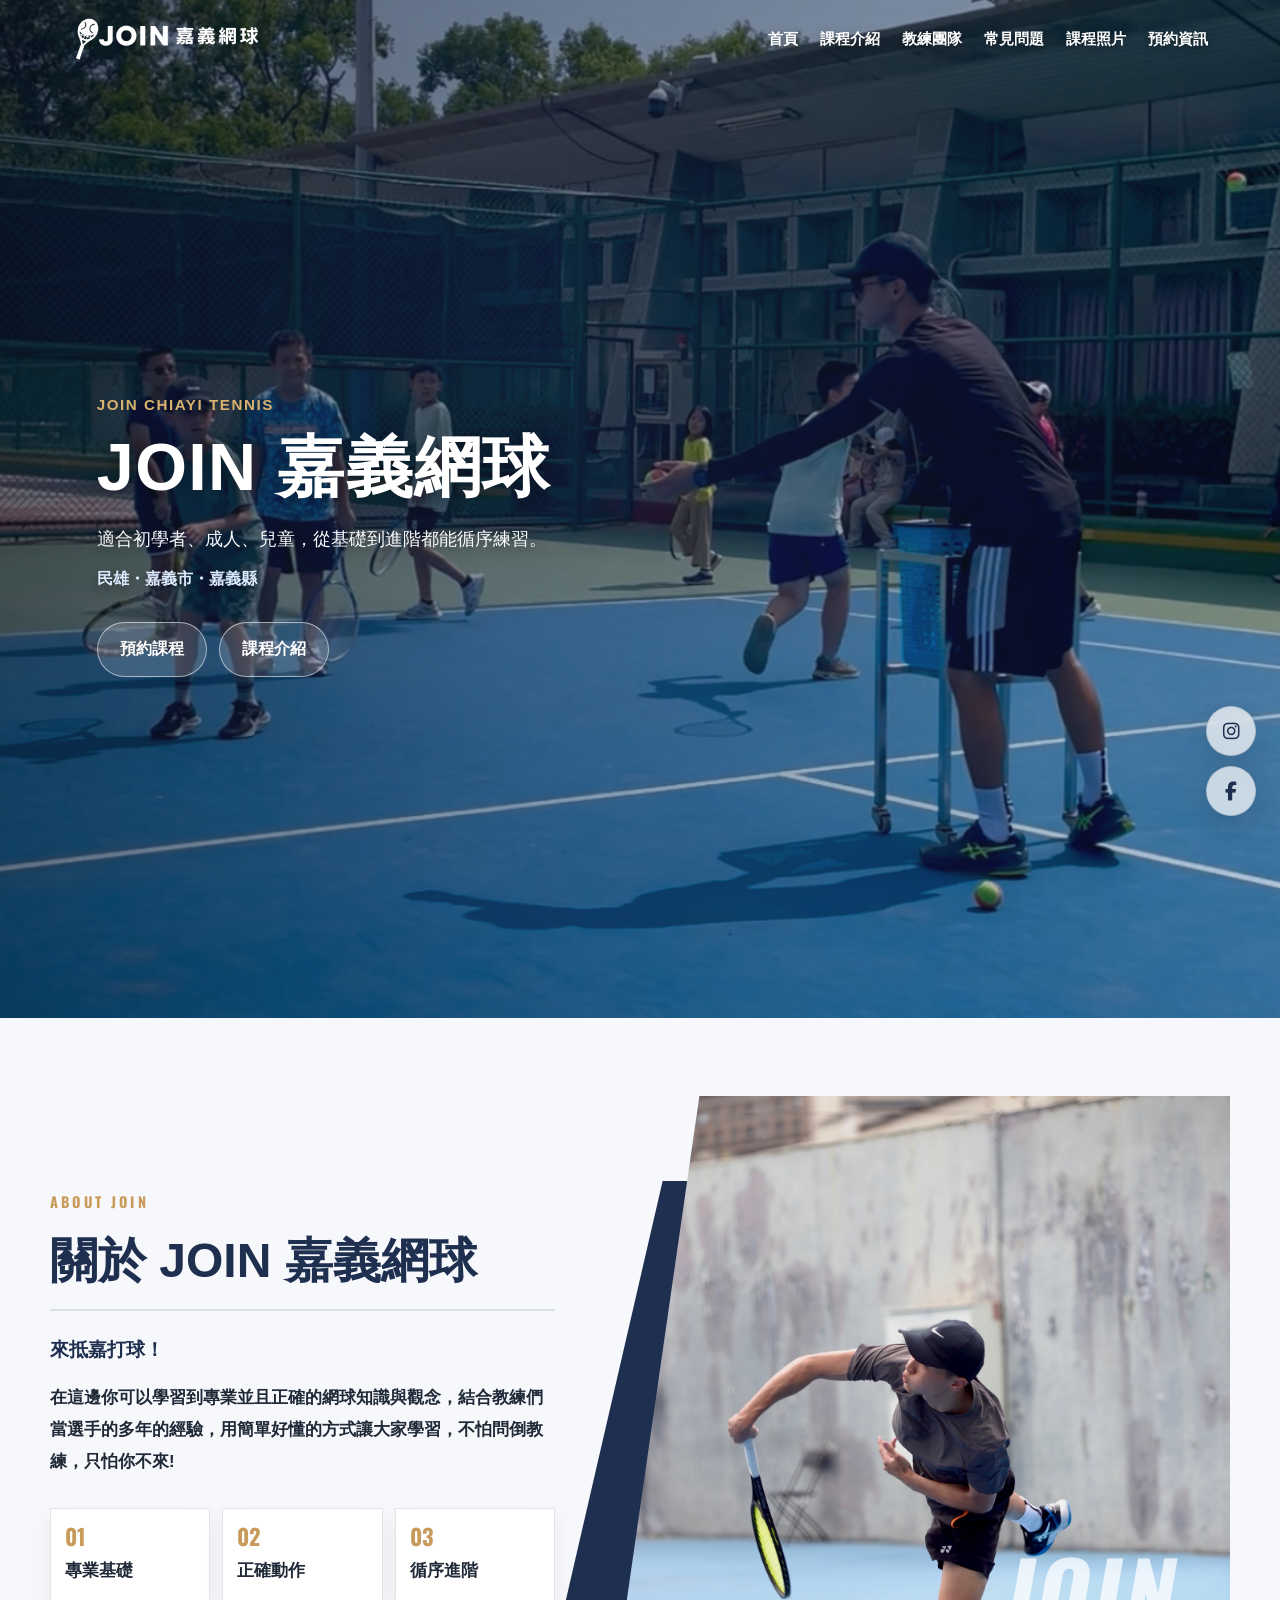
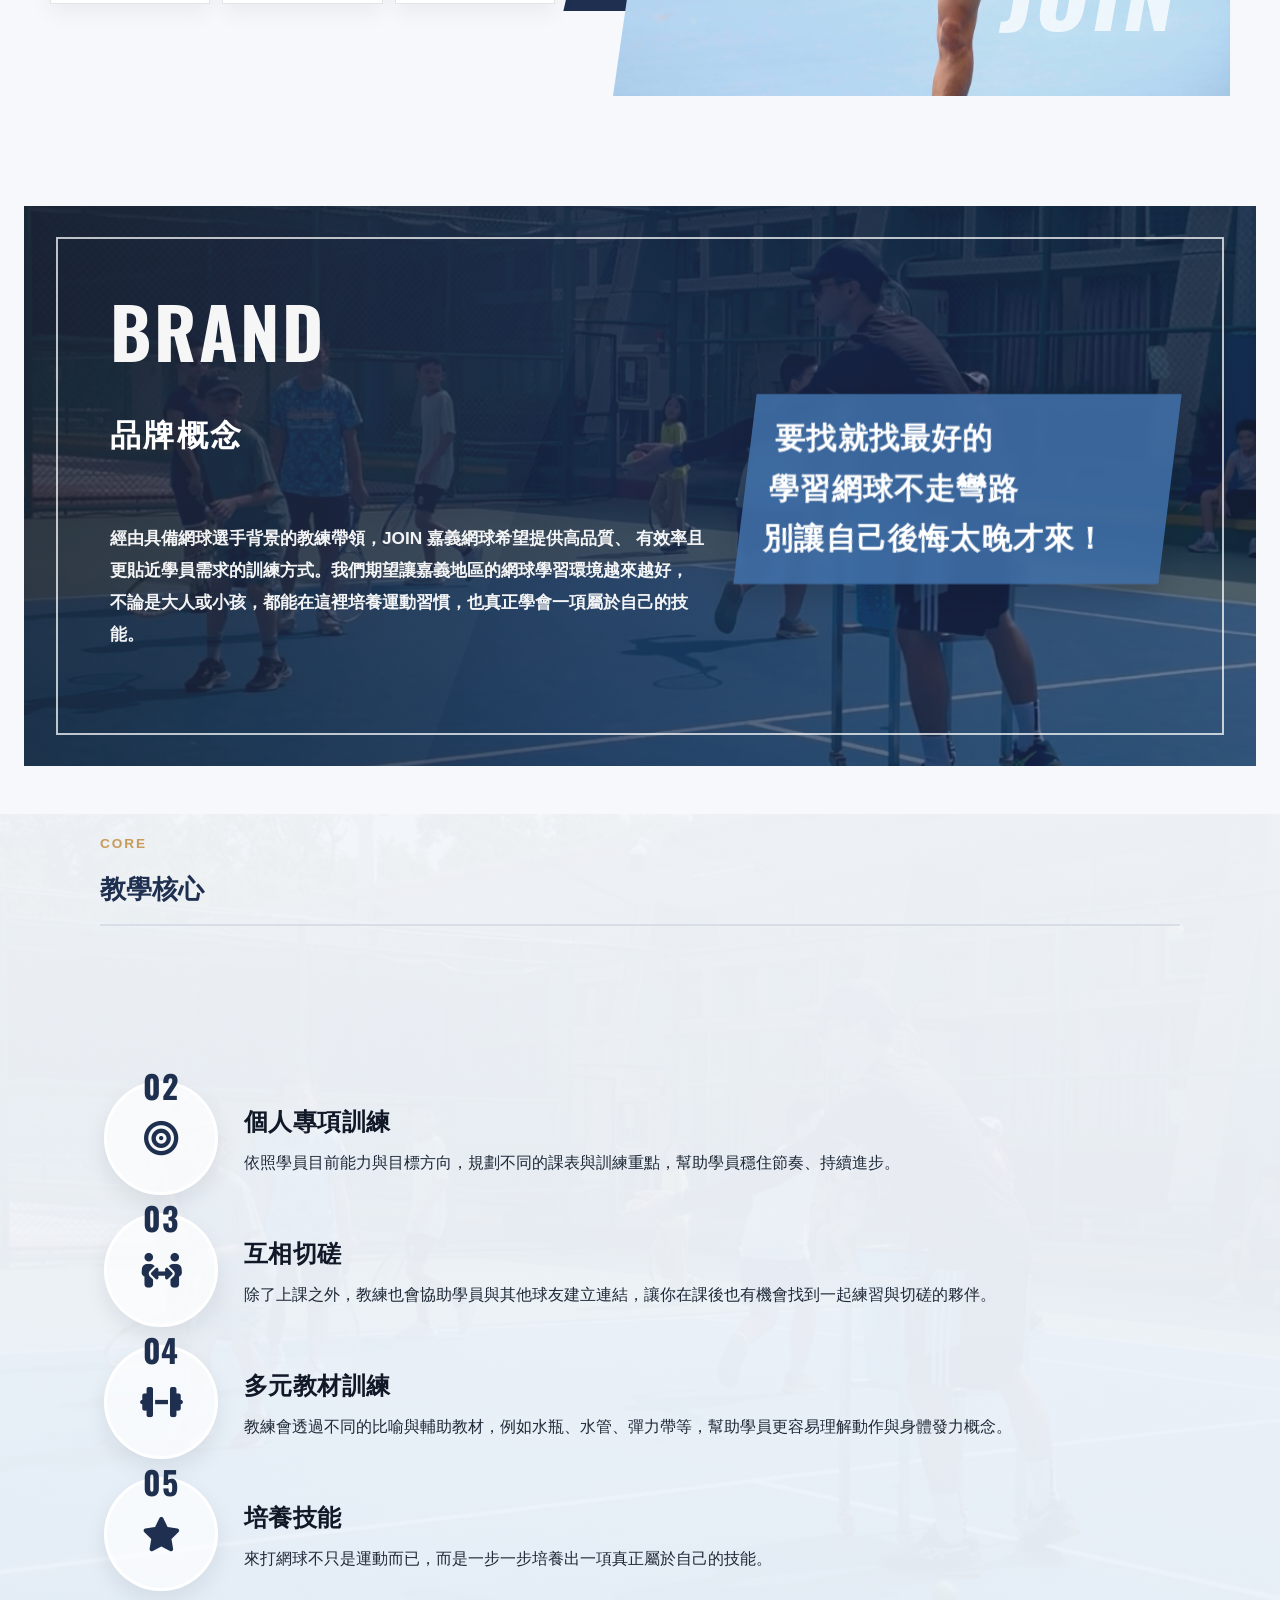
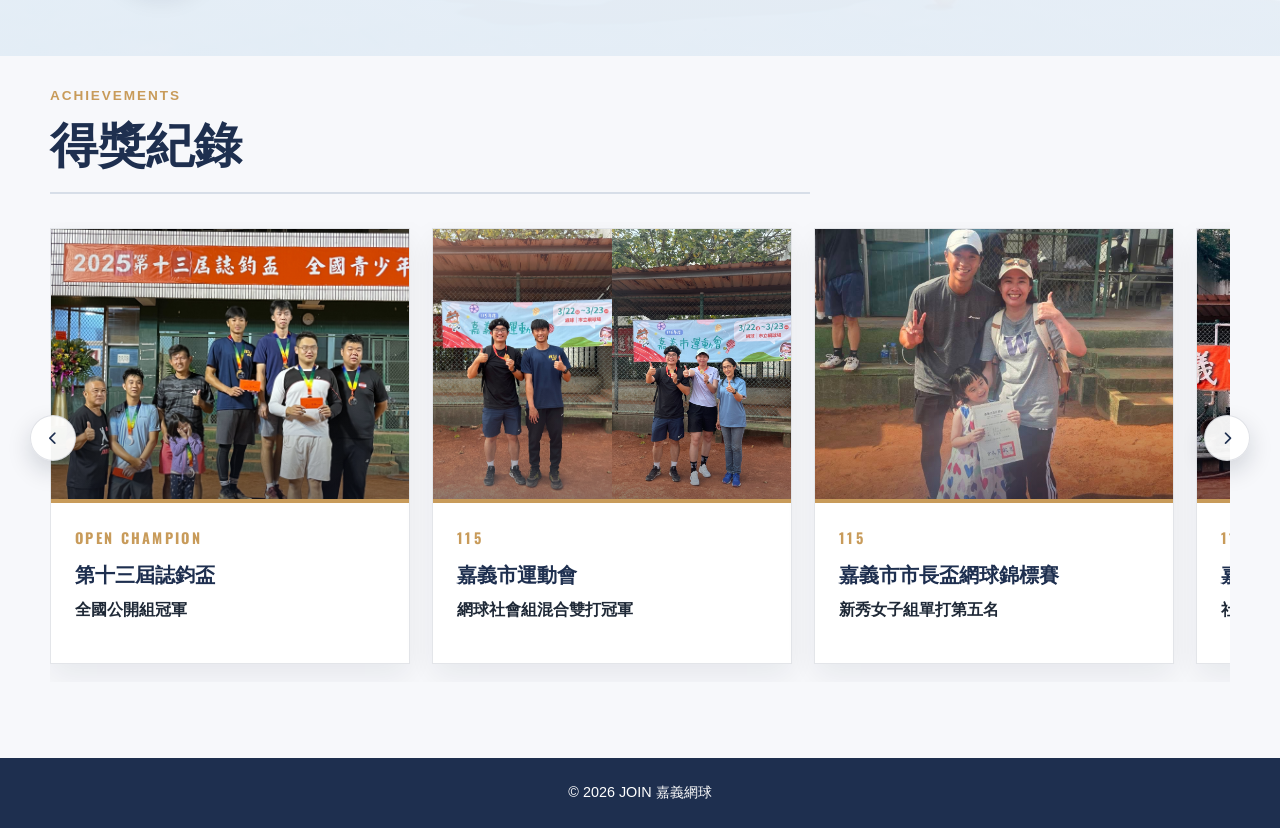
<file: index.html>
<!doctype html>
<html lang="zh-Hant">
  <head>
    <meta charset="UTF-8" />
    <meta name="viewport" content="width=device-width, initial-scale=1.0" />

    <title>JOIN 嘉義網球｜嘉義・民雄嘉義網球課程</title>
    <meta
      name="description"
      content="JOIN 嘉義網球提供嘉義市、嘉義縣、民雄與中正大學附近網球課程，適合初學者、成人與兒童。"
    />
    <meta name="robots" content="index, follow" />
    <meta name="author" content="JOIN 嘉義網球" />
    <meta name="theme-color" content="#1e2f4f" />
    <link rel="canonical" href="https://join-tennis.pages.dev/" />

    <meta property="og:locale" content="zh_TW" />
    <meta property="og:type" content="website" />
    <meta property="og:site_name" content="JOIN 嘉義網球" />
    <meta property="og:title" content="JOIN 嘉義網球｜嘉義・民雄嘉義網球課程" />
    <meta
      property="og:description"
      content="JOIN 嘉義網球提供嘉義市、嘉義縣、民雄與中正大學附近網球課程，適合初學者、成人與兒童。"
    />
    <meta property="og:url" content="https://join-tennis.pages.dev/" />
    <meta
      property="og:image"
      content="https://join-tennis.pages.dev/images/join-chiayi-tennis-logo.jpg"
    />
    <meta property="og:image:alt" content="JOIN 嘉義網球品牌標誌" />

    <meta name="twitter:card" content="summary_large_image" />
    <meta
      name="twitter:title"
      content="JOIN 嘉義網球｜嘉義・民雄嘉義網球課程"
    />
    <meta
      name="twitter:description"
      content="JOIN 嘉義網球提供嘉義市、嘉義縣、民雄與中正大學附近網球課程，適合初學者、成人與兒童。"
    />
    <meta
      name="twitter:image"
      content="https://join-tennis.pages.dev/images/join-chiayi-tennis-logo.jpg"
    />
    <link
      rel="stylesheet"
      href="https://fonts.googleapis.com/css2?family=Oswald:wght@500;600;700&display=swap"
    />

    <link
      rel="icon"
      type="image/png"
      sizes="48x48"
      href="/images/favicon-48x48.png"
    />
    <link
      rel="icon"
      type="image/png"
      sizes="96x96"
      href="/images/favicon-96x96.png"
    />
    <link
      rel="apple-touch-icon"
      sizes="180x180"
      href="/images/apple-touch-icon.png"
    />
    <link rel="shortcut icon" href="/images/join-chiayi-tennis-logo.jpg" />

    <link rel="preconnect" href="https://cdnjs.cloudflare.com" crossorigin />
    <link
      rel="stylesheet"
      href="https://cdnjs.cloudflare.com/ajax/libs/font-awesome/6.5.0/css/all.min.css"
    />
    <link rel="stylesheet" href="css/style.css" />

    <script type="application/ld+json">
      {
        "@context": "https://schema.org",
        "@type": "WebSite",
        "@id": "https://join-tennis.pages.dev/#website",
        "url": "https://join-tennis.pages.dev/",
        "name": "JOIN 嘉義網球",
        "alternateName": [
          "JOIN Tennis",
          "嘉義網球課程",
          "嘉義網球教練",
          "民雄網球課程",
          "中正大學附近網球課程"
        ],
        "inLanguage": "zh-Hant-TW",
        "publisher": { "@id": "https://join-tennis.pages.dev/#organization" }
      }
    </script>

    <script type="application/ld+json">
      {
        "@context": "https://schema.org",
        "@type": "SportsActivityLocation",
        "@id": "https://join-tennis.pages.dev/#organization",
        "name": "JOIN 嘉義網球",
        "alternateName": "JOIN Tennis",
        "url": "https://join-tennis.pages.dev/",
        "image": "https://join-tennis.pages.dev/images/join-chiayi-tennis-logo.jpg",
        "logo": "https://join-tennis.pages.dev/images/join-chiayi-tennis-logo.jpg",
        "description": "JOIN 嘉義網球提供嘉義市、嘉義縣、民雄與中正大學附近網球課程，包含一對一網球教學、成人興趣班、兒童基礎班與進階訓練。",
        "founder": {
          "@type": "Person",
          "name": "高旻紘",
          "jobTitle": "網球教練"
        },
        "areaServed": ["嘉義市", "嘉義縣", "民雄", "中正大學附近"],
        "sport": "Tennis",
        "sameAs": [
          "https://www.instagram.com/join_tennis_/",
          "https://www.facebook.com/share/1BJ29SWx82/?mibextid=wwXIfr"
        ]
      }
    </script>

    <script
      async
      src="https://www.googletagmanager.com/gtag/js?id=G-FPB3HJ9X5D"
    ></script>
    <script>
      window.dataLayer = window.dataLayer || [];
      function gtag() {
        dataLayer.push(arguments);
      }
      gtag("js", new Date());
      gtag("config", "G-FPB3HJ9X5D");
    </script>
  </head>
  <body>
    <header class="hero">
      <nav class="site-nav" id="siteNav" aria-label="主要導覽">
        <div class="nav-inner">
          <a href="index.html" aria-current="page" class="nav-brand">
            <img
              src="images/join-tennis-nav-logo-white.png"
              alt="JOIN 嘉義網球品牌標誌"
              class="nav-logo nav-logo-light"
            />
            <img
              src="images/join-tennis-nav-logo-dark.png"
              alt="JOIN 嘉義網球品牌標誌"
              class="nav-logo nav-logo-dark"
            />
          </a>

          <button
            class="nav-toggle"
            type="button"
            aria-label="開啟選單"
            aria-expanded="false"
            aria-controls="primaryNav"
          >
            <span></span>
            <span></span>
            <span></span>
          </button>

          <div class="nav-links" id="primaryNav">
            <a href="index.html">首頁</a>
            <a href="courses.html">課程介紹</a>
            <a href="coaches.html">教練團隊</a>
            <a href="faq.html">常見問題</a>
            <a href="gallery.html">課程照片</a>
            <a href="contact.html">預約資訊</a>
          </div>
        </div>
      </nav>

      <div class="hero-overlay"></div>

      <div class="hero-content">
        <p class="hero-eyebrow">JOIN CHIAYI TENNIS</p>
        <h1>JOIN 嘉義網球</h1>
        <p class="hero-subtitle">
          適合初學者、成人、兒童，從基礎到進階都能循序練習。
        </p>
        <p class="hero-location">民雄・嘉義市・嘉義縣</p>

        <div class="hero-buttons">
          <a
            class="hero-btn hero-btn-secondary"
            href="https://www.instagram.com/join_tennis_/"
            target="_blank"
            rel="noopener noreferrer"
            >預約課程</a
          >
          <a class="hero-btn hero-btn-secondary" href="courses.html"
            >課程介紹</a
          >
        </div>
      </div>
    </header>

    <main>
      <section id="about" class="about-join-section about-split-reveal">
        <div class="about-join-inner">
          <div class="about-join-copy about-reveal-copy js-about-reveal">
            <p class="about-join-eyebrow">ABOUT JOIN</p>

            <h2>關於 JOIN 嘉義網球</h2>

            <p class="about-join-lead">來抵嘉打球！</p>

            <p>
              在這邊你可以學習到專業並且正確的網球知識與觀念，結合教練們當選手的多年的經驗，用簡單好懂的方式讓大家學習，不怕問倒教練，只怕你不來!
            </p>

            <div class="about-join-points">
              <div class="about-join-point">
                <span>01</span>
                <p>專業基礎</p>
              </div>

              <div class="about-join-point">
                <span>02</span>
                <p>正確動作</p>
              </div>

              <div class="about-join-point">
                <span>03</span>
                <p>循序進階</p>
              </div>
            </div>
          </div>

          <div class="about-join-visual about-reveal-visual js-about-reveal">
            <div class="about-join-slash"></div>

            <div class="about-join-image">
              <img
                src="images/course-athlete.jpg"
                alt="JOIN 嘉義網球教練指導學員上課情境"
                loading="lazy"
              />
            </div>
          </div>
        </div>
      </section>

      <section class="brand-concept-section" id="brand-concept">
        <div class="brand-concept-panel reveal reveal-up js-brand-reveal">
          <div class="brand-concept-frame">
            <p class="brand-concept-eyebrow reveal-stagger">BRAND</p>
            <h2 class="reveal-stagger">品牌概念</h2>

            <p class="brand-concept-text reveal-stagger">
              經由具備網球選手背景的教練帶領，JOIN 嘉義網球希望提供高品質、
              有效率且更貼近學員需求的訓練方式。我們期望讓嘉義地區的網球學習環境越來越好，
              不論是大人或小孩，都能在這裡培養運動習慣，也真正學會一項屬於自己的技能。
            </p>

            <div class="brand-concept-slogan reveal-stagger js-brand-slogan">
              <p>要找就找最好的</p>
              <p>學習網球不走彎路</p>
              <p>別讓自己後悔太晚才來！</p>
            </div>
          </div>
        </div>
      </section>

      <section class="teaching-core-section" id="teaching-core">
        <div class="teaching-core-heading reveal reveal-up">
          <p class="section-eyebrow">CORE</p>
          <h2>教學核心</h2>
        </div>

        <div class="teaching-core-list">
          <article class="core-item reveal reveal-up">
            <div class="core-item-icon">
              <span class="core-item-number">01</span>
              <i class="fa-solid fa-user-group" aria-hidden="true"></i>
            </div>
            <div class="core-item-content">
              <h3>專業教學團隊</h3>
              <p>
                由擁有 10
                多年網球經驗的選手與教練帶領，從技術、體能到心理層面，提供更完整的訓練支持。
              </p>
            </div>
          </article>

          <article class="core-item reveal reveal-up">
            <div class="core-item-icon">
              <span class="core-item-number">02</span>
              <i class="fa-solid fa-bullseye" aria-hidden="true"></i>
            </div>
            <div class="core-item-content">
              <h3>個人專項訓練</h3>
              <p>
                依照學員目前能力與目標方向，規劃不同的課表與訓練重點，幫助學員穩住節奏、持續進步。
              </p>
            </div>
          </article>

          <article class="core-item reveal reveal-up">
            <div class="core-item-icon">
              <span class="core-item-number">03</span>
              <i class="fa-solid fa-people-arrows" aria-hidden="true"></i>
            </div>
            <div class="core-item-content">
              <h3>互相切磋</h3>
              <p>
                除了上課之外，教練也會協助學員與其他球友建立連結，讓你在課後也有機會找到一起練習與切磋的夥伴。
              </p>
            </div>
          </article>

          <article class="core-item reveal reveal-up">
            <div class="core-item-icon">
              <span class="core-item-number">04</span>
              <i class="fa-solid fa-dumbbell" aria-hidden="true"></i>
            </div>
            <div class="core-item-content">
              <h3>多元教材訓練</h3>
              <p>
                教練會透過不同的比喻與輔助教材，例如水瓶、水管、彈力帶等，幫助學員更容易理解動作與身體發力概念。
              </p>
            </div>
          </article>

          <article class="core-item reveal reveal-up">
            <div class="core-item-icon">
              <span class="core-item-number">05</span>
              <i class="fa-solid fa-star" aria-hidden="true"></i>
            </div>
            <div class="core-item-content">
              <h3>培養技能</h3>
              <p>
                來打網球不只是運動而已，而是一步一步培養出一項真正屬於自己的技能。
              </p>
            </div>
          </article>
        </div>
      </section>

      <section class="awards-section" id="awards">
        <div class="awards-inner">
          <div class="awards-heading reveal reveal-up">
            <p class="section-eyebrow">ACHIEVEMENTS</p>
            <h2>得獎紀錄</h2>
          </div>

          <div class="awards-slider-wrap reveal reveal-up">
            <button
              class="awards-arrow awards-arrow-prev"
              type="button"
              aria-label="查看上一個得獎紀錄"
            >
              <i class="fa-solid fa-chevron-left" aria-hidden="true"></i>
            </button>

            <div
              class="awards-track"
              id="awardsTrack"
              aria-label="JOIN 嘉義網球得獎紀錄"
            >
              <article class="award-card award-card-featured">
                <div class="award-image">
                  <img
                    src="images/award-01.jpg"
                    alt="第十三屆誌鈞盃全國公開組冠軍得獎照片"
                    loading="lazy"
                  />
                </div>
                <div class="award-info">
                  <span class="award-year">OPEN CHAMPION</span>
                  <h3>第十三屆誌鈞盃</h3>
                  <p>全國公開組冠軍</p>
                </div>
              </article>

              <article class="award-card">
                <div class="award-image award-image-duo">
                  <img
                    src="images/award-02.jpg"
                    alt="115 年嘉義市運動會網球社會組混合雙打冠軍照片一"
                    loading="lazy"
                  />
                  <img
                    src="images/award-03.jpg"
                    alt="115 年嘉義市運動會網球社會組混合雙打冠軍照片二"
                    loading="lazy"
                  />
                </div>
                <div class="award-info">
                  <span class="award-year">115</span>
                  <h3>嘉義市運動會</h3>
                  <p>網球社會組混合雙打冠軍</p>
                </div>
              </article>

              <article class="award-card">
                <div class="award-image">
                  <img
                    src="images/award-07.jpg"
                    alt="115 年嘉義市市長盃網球錦標賽新秀女子組單打第五名照片"
                    loading="lazy"
                  />
                </div>
                <div class="award-info">
                  <span class="award-year">115</span>
                  <h3>嘉義市市長盃網球錦標賽</h3>
                  <p>新秀女子組單打第五名</p>
                </div>
              </article>

              <article class="award-card">
                <div class="award-image">
                  <img
                    src="images/award-08.jpg"
                    alt="115 年嘉義市市長盃網球錦標賽社會女子組雙打冠軍照片"
                    loading="lazy"
                  />
                </div>
                <div class="award-info">
                  <span class="award-year">115</span>
                  <h3>嘉義市市長盃網球錦標賽</h3>
                  <p>社會女子組雙打冠軍</p>
                </div>
              </article>

              <article class="award-card">
                <div class="award-image">
                  <img
                    src="images/award-09.jpg"
                    alt="115 年嘉義市市長盃網球錦標賽社會公開組雙打冠軍照片"
                    loading="lazy"
                  />
                </div>
                <div class="award-info">
                  <span class="award-year">115</span>
                  <h3>嘉義市市長盃網球錦標賽</h3>
                  <p>社會公開組雙打冠軍</p>
                </div>
              </article>

              <article class="award-card">
                <div class="award-image">
                  <img
                    src="images/award-04.jpg"
                    alt="114 年嘉義市市長盃網球錦標賽社會公開組雙打第三名照片"
                    loading="lazy"
                  />
                </div>
                <div class="award-info">
                  <span class="award-year">114</span>
                  <h3>嘉義市市長盃網球錦標賽</h3>
                  <p>社會公開組雙打第三名</p>
                </div>
              </article>

              <article class="award-card">
                <div class="award-image">
                  <img
                    src="images/award-05.jpg"
                    alt="114 年嘉義市市長盃網球錦標賽社會女子組雙打第三名照片"
                    loading="lazy"
                  />
                </div>
                <div class="award-info">
                  <span class="award-year">114</span>
                  <h3>嘉義市市長盃網球錦標賽</h3>
                  <p>社會女子組雙打第三名</p>
                </div>
              </article>

              <article class="award-card">
                <div class="award-image">
                  <img
                    src="images/award-06.jpg"
                    alt="113 年嘉義市主委盃網球錦標賽社會女子組第一名照片"
                    loading="lazy"
                  />
                </div>
                <div class="award-info">
                  <span class="award-year">113</span>
                  <h3>嘉義市主委盃網球錦標賽</h3>
                  <p>社會女子組第一名</p>
                </div>
              </article>
            </div>

            <button
              class="awards-arrow awards-arrow-next"
              type="button"
              aria-label="查看下一個得獎紀錄"
            >
              <i class="fa-solid fa-chevron-right" aria-hidden="true"></i>
            </button>
          </div>
        </div>
      </section>
    </main>

    <div class="floating-socials" aria-label="社群連結">
      <a
        href="https://www.instagram.com/join_tennis_/"
        target="_blank"
        rel="noopener noreferrer"
        aria-label="前往 JOIN 嘉義網球 Instagram"
      >
        <i class="fab fa-instagram" aria-hidden="true"></i>
      </a>

      <a
        href="https://www.facebook.com/share/1BJ29SWx82/?mibextid=wwXIfr"
        target="_blank"
        rel="noopener noreferrer"
        aria-label="前往 JOIN 嘉義網球 Facebook"
      >
        <i class="fab fa-facebook-f" aria-hidden="true"></i>
      </a>
    </div>

    <button
      class="back-to-top"
      id="backToTop"
      type="button"
      aria-label="回到頁面最上方"
    >
      <i class="fa-solid fa-chevron-up" aria-hidden="true"></i>
    </button>

    <footer>&copy; 2026 JOIN 嘉義網球</footer>

    <script>
      document.addEventListener("DOMContentLoaded", function () {
        const awardsTrack = document.getElementById("awardsTrack");
        const awardsPrev = document.querySelector(".awards-arrow-prev");
        const awardsNext = document.querySelector(".awards-arrow-next");

        if (awardsTrack && awardsPrev && awardsNext) {
          function getAwardScrollAmount() {
            const firstCard = awardsTrack.querySelector(".award-card");
            if (!firstCard) {
              return 380;
            }

            const styles = window.getComputedStyle(awardsTrack);
            const gap =
              parseFloat(styles.columnGap || styles.gap || "22") || 22;
            return firstCard.getBoundingClientRect().width + gap;
          }

          awardsPrev.addEventListener("click", function () {
            awardsTrack.scrollBy({
              left: -getAwardScrollAmount(),
              behavior: "smooth",
            });
          });

          awardsNext.addEventListener("click", function () {
            awardsTrack.scrollBy({
              left: getAwardScrollAmount(),
              behavior: "smooth",
            });
          });
        }
      });
    </script>

    <script src="js/main.js" defer></script>
  </body>
</html>
</file>
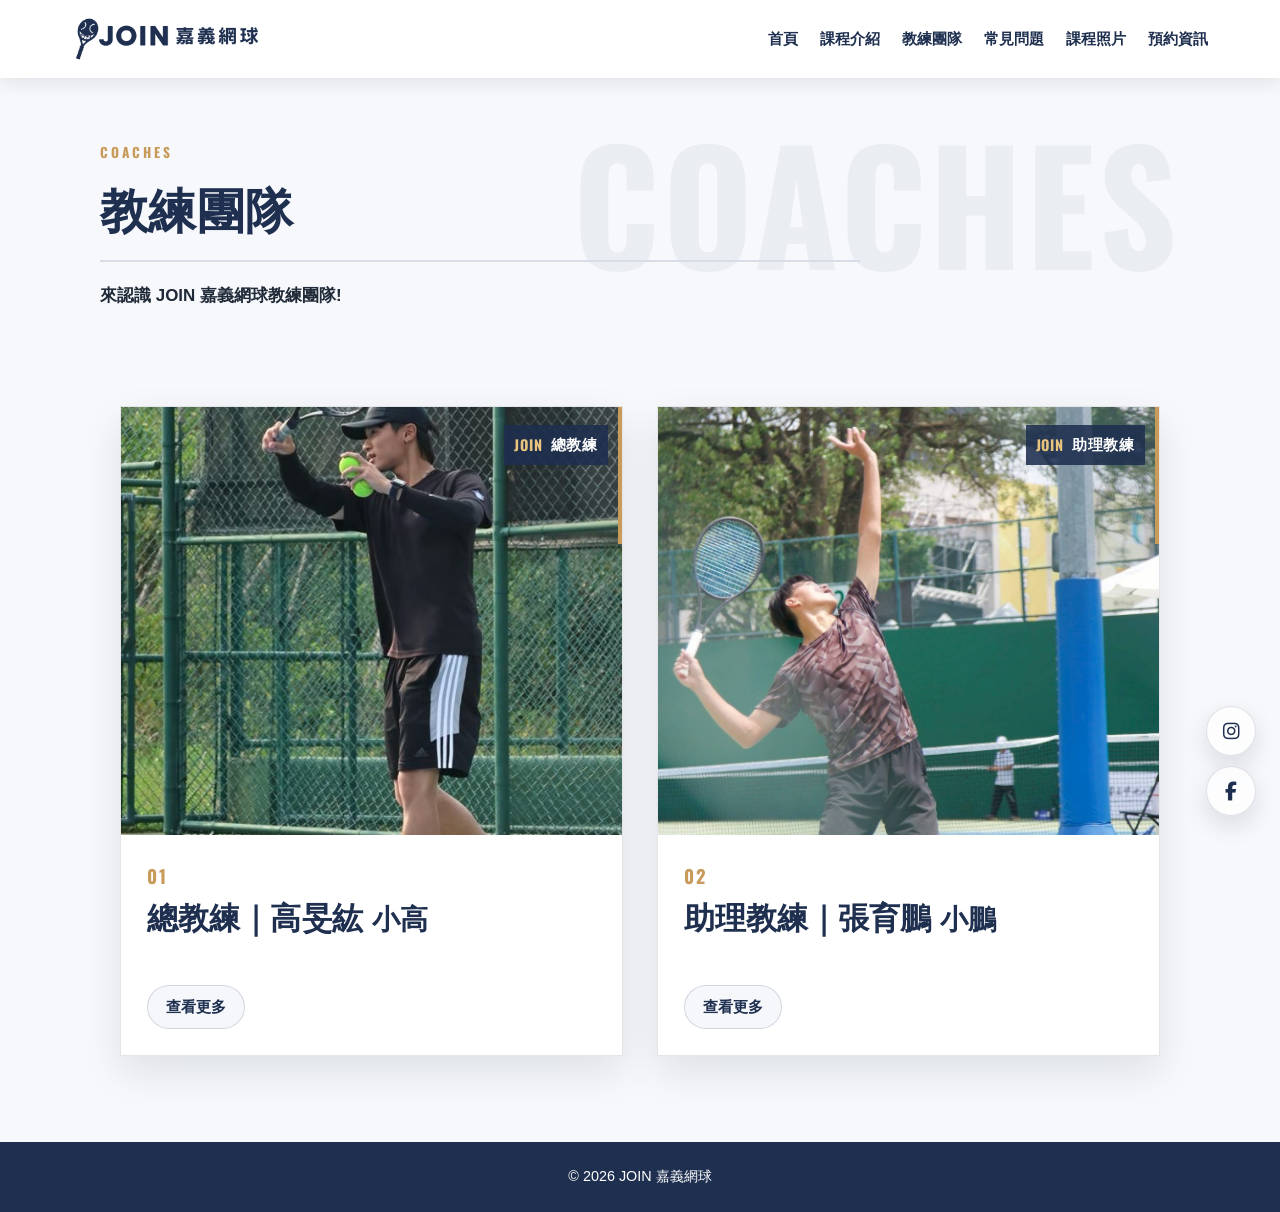
<file: coaches.html>
<!doctype html>
<html lang="zh-Hant">
  <head>
    <meta charset="UTF-8" />
    <meta name="viewport" content="width=device-width, initial-scale=1.0" />

    <title>嘉義網球教練團隊｜高旻紘教練｜JOIN 嘉義網球</title>
    <meta
      name="description"
      content="認識 JOIN 嘉義網球教練團隊，包含高旻紘教練與助理教練，提供嘉義民雄與中正大學附近網球教學。"
    />
    <meta name="robots" content="index, follow" />
    <meta name="author" content="JOIN 嘉義網球" />
    <meta name="theme-color" content="#1e2f4f" />
    <link rel="canonical" href="https://join-tennis.pages.dev/coaches.html" />

    <meta property="og:locale" content="zh_TW" />
    <meta property="og:type" content="website" />
    <meta property="og:site_name" content="JOIN 嘉義網球" />
    <meta
      property="og:title"
      content="嘉義網球教練團隊｜高旻紘教練｜JOIN 嘉義網球"
    />
    <meta
      property="og:description"
      content="認識 JOIN 嘉義網球教練團隊，包含高旻紘教練與助理教練，提供嘉義民雄與中正大學附近網球教學。"
    />
    <meta
      property="og:url"
      content="https://join-tennis.pages.dev/coaches.html"
    />
    <meta
      property="og:image"
      content="https://join-tennis.pages.dev/images/join-chiayi-tennis-logo.jpg"
    />
    <meta property="og:image:alt" content="JOIN 嘉義網球品牌標誌" />

    <meta name="twitter:card" content="summary_large_image" />
    <meta
      name="twitter:title"
      content="嘉義網球教練團隊｜高旻紘教練｜JOIN 嘉義網球"
    />
    <meta
      name="twitter:description"
      content="認識 JOIN 嘉義網球教練團隊，包含高旻紘教練與助理教練，提供嘉義民雄與中正大學附近網球教學。"
    />
    <meta
      name="twitter:image"
      content="https://join-tennis.pages.dev/images/join-chiayi-tennis-logo.jpg"
    />

    <link
      rel="icon"
      type="image/png"
      sizes="48x48"
      href="/images/favicon-48x48.png"
    />
    <link
      rel="icon"
      type="image/png"
      sizes="96x96"
      href="/images/favicon-96x96.png"
    />
    <link
      rel="apple-touch-icon"
      sizes="180x180"
      href="/images/apple-touch-icon.png"
    />
    <link rel="shortcut icon" href="/images/join-chiayi-tennis-logo.jpg" />

    <link
      rel="stylesheet"
      href="https://fonts.googleapis.com/css2?family=Oswald:wght@500;600;700&display=swap"
    />

    <link rel="preconnect" href="https://cdnjs.cloudflare.com" crossorigin />
    <link
      rel="stylesheet"
      href="https://cdnjs.cloudflare.com/ajax/libs/font-awesome/6.5.0/css/all.min.css"
    />
    <link rel="stylesheet" href="css/style.css" />

    <script type="application/ld+json">
      {
        "@context": "https://schema.org",
        "@type": "WebSite",
        "@id": "https://join-tennis.pages.dev/#website",
        "url": "https://join-tennis.pages.dev/",
        "name": "JOIN 嘉義網球",
        "alternateName": [
          "JOIN Tennis",
          "嘉義網球課程",
          "嘉義網球教練",
          "民雄網球課程",
          "中正大學附近網球課程"
        ],
        "inLanguage": "zh-Hant-TW",
        "publisher": { "@id": "https://join-tennis.pages.dev/#organization" }
      }
    </script>

    <script type="application/ld+json">
      {
        "@context": "https://schema.org",
        "@type": "SportsActivityLocation",
        "@id": "https://join-tennis.pages.dev/#organization",
        "name": "JOIN 嘉義網球",
        "alternateName": "JOIN Tennis",
        "url": "https://join-tennis.pages.dev/",
        "image": "https://join-tennis.pages.dev/images/join-chiayi-tennis-logo.jpg",
        "logo": "https://join-tennis.pages.dev/images/join-chiayi-tennis-logo.jpg",
        "description": "JOIN 嘉義網球提供嘉義市、嘉義縣、民雄與中正大學附近網球課程，包含一對一網球教學、成人興趣班、兒童基礎班與進階訓練。",
        "founder": {
          "@type": "Person",
          "name": "高旻紘",
          "jobTitle": "網球教練"
        },
        "areaServed": ["嘉義市", "嘉義縣", "民雄", "中正大學附近"],
        "sport": "Tennis",
        "sameAs": [
          "https://www.instagram.com/join_tennis_/",
          "https://www.facebook.com/share/1BJ29SWx82/?mibextid=wwXIfr"
        ]
      }
    </script>

    <script
      async
      src="https://www.googletagmanager.com/gtag/js?id=G-FPB3HJ9X5D"
    ></script>
    <script>
      window.dataLayer = window.dataLayer || [];
      function gtag() {
        dataLayer.push(arguments);
      }
      gtag("js", new Date());
      gtag("config", "G-FPB3HJ9X5D");
    </script>
  </head>

  <body>
    <header class="courses-nav-only">
      <nav class="site-nav site-nav-solid" id="siteNav" aria-label="主要導覽">
        <div class="nav-inner">
          <a href="index.html" class="nav-brand">
            <img
              src="images/join-tennis-nav-logo-white.png"
              alt="JOIN 嘉義網球品牌標誌"
              class="nav-logo nav-logo-light"
            />
            <img
              src="images/join-tennis-nav-logo-dark.png"
              alt="JOIN 嘉義網球品牌標誌"
              class="nav-logo nav-logo-dark"
            />
          </a>

          <button
            class="nav-toggle"
            type="button"
            aria-label="開啟選單"
            aria-expanded="false"
            aria-controls="primaryNav"
          >
            <span></span>
            <span></span>
            <span></span>
          </button>

          <div class="nav-links" id="primaryNav">
            <a href="index.html">首頁</a>
            <a href="courses.html">課程介紹</a>
            <a href="coaches.html" aria-current="page">教練團隊</a>
            <a href="faq.html">常見問題</a>
            <a href="gallery.html">課程照片</a>
            <a href="contact.html">預約資訊</a>
          </div>
        </div>
      </nav>
    </header>

    <main>
      <section class="subpage-title-block" data-bg="COACHES">
        <div class="subpage-title-inner">
          <p class="section-eyebrow">COACHES</p>
          <h1>教練團隊</h1>
          <p>來認識 JOIN 嘉義網球教練團隊!</p>
        </div>
      </section>

      <section id="coaches" class="coach-light-section coach-flip-section">
        <div class="coach-light-grid">
          <article class="coach-flip-card coach-flip-card-kao">
            <div class="coach-flip-inner">
              <div class="coach-flip-face coach-flip-front">
                <div class="coach-light-photo">
                  <img
                    src="images/chiayi-tennis-coach-kao-min-hung_2.jpg"
                    alt="高旻紘教練形象照"
                    loading="lazy"
                  />

                  <div class="coach-light-role">
                    <span>JOIN</span>
                    <strong>總教練</strong>
                  </div>

                  <div class="coach-light-hover">
                    <p class="coach-light-hover-title">精選經歷</p>
                    <ul>
                      <li>ITF 國際網球錦標賽巴基斯坦站雙打季軍</li>
                      <li>全國青少年排名賽單雙打冠軍</li>
                      <li>全國中等學校運動會高中團體亞軍</li>
                      <li>中華民國網球協會 B 級教練</li>
                      <li>誌鈞盃全國公開組冠軍</li>
                    </ul>
                  </div>
                </div>

                <div class="coach-light-info coach-flip-info">
                  <p class="coach-light-number">01</p>
                  <h3>總教練｜高旻紘 <span>小高</span></h3>

                  <div class="coach-mobile-preview">
                    <p class="coach-mobile-preview-title">精選經歷</p>
                    <ul>
                      <li>ITF 國際網球錦標賽巴基斯坦站雙打季軍</li>
                      <li>全國青少年排名賽單雙打冠軍</li>
                      <li>全國中等學校運動會高中團體亞軍</li>
                      <li>中華民國網球協會 B 級教練</li>
                      <li>誌鈞盃全國公開組冠軍</li>
                    </ul>
                  </div>

                  <button
                    class="coach-flip-open"
                    type="button"
                    aria-expanded="false"
                  >
                    查看更多
                  </button>
                </div>
              </div>

              <div class="coach-flip-face coach-flip-back" aria-hidden="true">
                <div class="coach-flip-back-head">
                  <p class="coach-light-number">01</p>
                  <h3>高旻紘｜完整經歷</h3>
                </div>

                <div class="coach-flip-back-scroll">
                  <div class="coach-experience-groups">
                    <section class="coach-experience-group">
                      <h4>比賽成績</h4>
                      <ul class="coach-experience-list">
                        <li>ITF 國際網球錦標賽巴基斯坦站雙打季軍</li>
                        <li>全國青少年排名賽單雙打冠軍</li>
                        <li>全國中等學校運動會高中團體亞軍</li>
                        <li>誌鈞盃全國公開組冠軍</li>
                        <li>Victo.ly 公開認證組單打亞軍</li>
                        <li>嘉義市市長盃公開組冠軍</li>
                        <li>嘉義市委員盃公開組冠軍</li>
                        <li>臺南市市中運高中男子組團體第一名</li>
                        <li>臺南市市中運高中男子組個人雙打第五</li>
                      </ul>
                    </section>

                    <section class="coach-experience-group">
                      <h4>相關證照</h4>
                      <ul class="coach-experience-list">
                        <li>中華民國網球協會 B 級教練</li>
                        <li>中華民國網球協會C級裁判</li>
                      </ul>
                    </section>

                    <section class="coach-experience-group">
                      <h4>教學經歷</h4>
                      <ul class="coach-experience-list">
                        <li>中正大學公開組（甲組）校隊隊長</li>
                        <li>中正大學一般組（乙組）校隊教練</li>
                        <li>參與學校 US PTR 網球計畫教練</li>
                      </ul>
                    </section>
                  </div>
                </div>

                <button class="coach-flip-close" type="button">返回</button>
              </div>
            </div>
          </article>

          <article class="coach-flip-card coach-flip-card-zhang">
            <div class="coach-flip-inner">
              <div class="coach-flip-face coach-flip-front">
                <div class="coach-light-photo">
                  <img
                    src="images/chiayi-tennis-coach-zhang-yu-peng.jpg"
                    alt="張育鵬教練形象照"
                    loading="lazy"
                  />

                  <div class="coach-light-role">
                    <span>JOIN</span>
                    <strong>助理教練</strong>
                  </div>

                  <div class="coach-light-hover">
                    <p class="coach-light-hover-title">精選經歷</p>
                    <ul>
                      <li>全國青少年網球錦標賽單打-冠軍</li>
                      <li>全國青少年網球錦標賽雙打-冠軍</li>
                      <li>嘉義市市長盃公開組冠軍</li>
                    </ul>
                  </div>
                </div>

                <div class="coach-light-info coach-flip-info">
                  <p class="coach-light-number">02</p>
                  <h3>助理教練｜張育鵬 <span>小鵬</span></h3>

                  <div class="coach-mobile-preview">
                    <p class="coach-mobile-preview-title">精選經歷</p>
                    <ul>
                      <li>全國青少年網球錦標賽單打-冠軍</li>
                      <li>全國青少年網球錦標賽雙打-冠軍</li>
                      <li>嘉義市市長盃公開組冠軍</li>
                    </ul>
                  </div>

                  <button
                    class="coach-flip-open"
                    type="button"
                    aria-expanded="false"
                  >
                    查看更多
                  </button>
                </div>
              </div>

              <div class="coach-flip-face coach-flip-back" aria-hidden="true">
                <div class="coach-flip-back-head">
                  <p class="coach-light-number">02</p>
                  <h3>張育鵬-小鵬｜完整經歷</h3>
                </div>

                <div class="coach-flip-back-scroll">
                  <ul class="coach-experience-list coach-experience-list-plain">
                    <li>112年大衛凱靖盃U18全國青少年網球錦標賽單打-季軍</li>
                    <li>113年YONEX盃U18全國青少年網球錦標賽單打-亞軍</li>
                    <li>
                      113年華國三太子盃全國青少年網球錦標賽B級18歲單打-冠軍
                    </li>
                    <li>
                      113年華國三太子盃全國青少年網球錦標賽B級18歲雙打-冠軍
                    </li>
                    <li>113年YONEX盃全國青少年網球錦標賽B級18歲單打-冠軍</li>
                    <li>113年凱靖大衛盃U18全國青少年網球錦標賽單打-亞軍</li>
                    <li>115年嘉義市市長盃公開組冠軍</li>
                  </ul>
                </div>

                <button class="coach-flip-close" type="button">返回</button>
              </div>
            </div>
          </article>
        </div>
      </section>
    </main>

    <div class="floating-socials" aria-label="社群連結">
      <a
        href="https://www.instagram.com/join_tennis_/"
        target="_blank"
        rel="noopener noreferrer"
        aria-label="前往 JOIN 嘉義網球 Instagram"
      >
        <i class="fab fa-instagram" aria-hidden="true"></i>
      </a>

      <a
        href="https://www.facebook.com/share/1BJ29SWx82/?mibextid=wwXIfr"
        target="_blank"
        rel="noopener noreferrer"
        aria-label="前往 JOIN 嘉義網球 Facebook"
      >
        <i class="fab fa-facebook-f" aria-hidden="true"></i>
      </a>
    </div>

    <button
      class="back-to-top"
      id="backToTop"
      type="button"
      aria-label="回到頁面最上方"
    >
      <i class="fa-solid fa-chevron-up" aria-hidden="true"></i>
    </button>

    <footer>&copy; 2026 JOIN 嘉義網球</footer>

    <script>
      document.addEventListener("DOMContentLoaded", function () {
        const flipCards = document.querySelectorAll(".coach-flip-card");

        flipCards.forEach(function (card) {
          const openButton = card.querySelector(".coach-flip-open");
          const closeButton = card.querySelector(".coach-flip-close");
          const backFace = card.querySelector(".coach-flip-back");

          function setFlipped(isFlipped) {
            card.classList.toggle("is-flipped", isFlipped);

            if (openButton) {
              openButton.setAttribute("aria-expanded", String(isFlipped));
            }

            if (backFace) {
              backFace.setAttribute("aria-hidden", String(!isFlipped));
            }
          }

          if (openButton) {
            openButton.addEventListener("click", function () {
              setFlipped(true);
            });
          }

          if (closeButton) {
            closeButton.addEventListener("click", function () {
              setFlipped(false);
            });
          }
        });
      });
    </script>

    <script src="js/main.js" defer></script>
  </body>
</html>
</file>
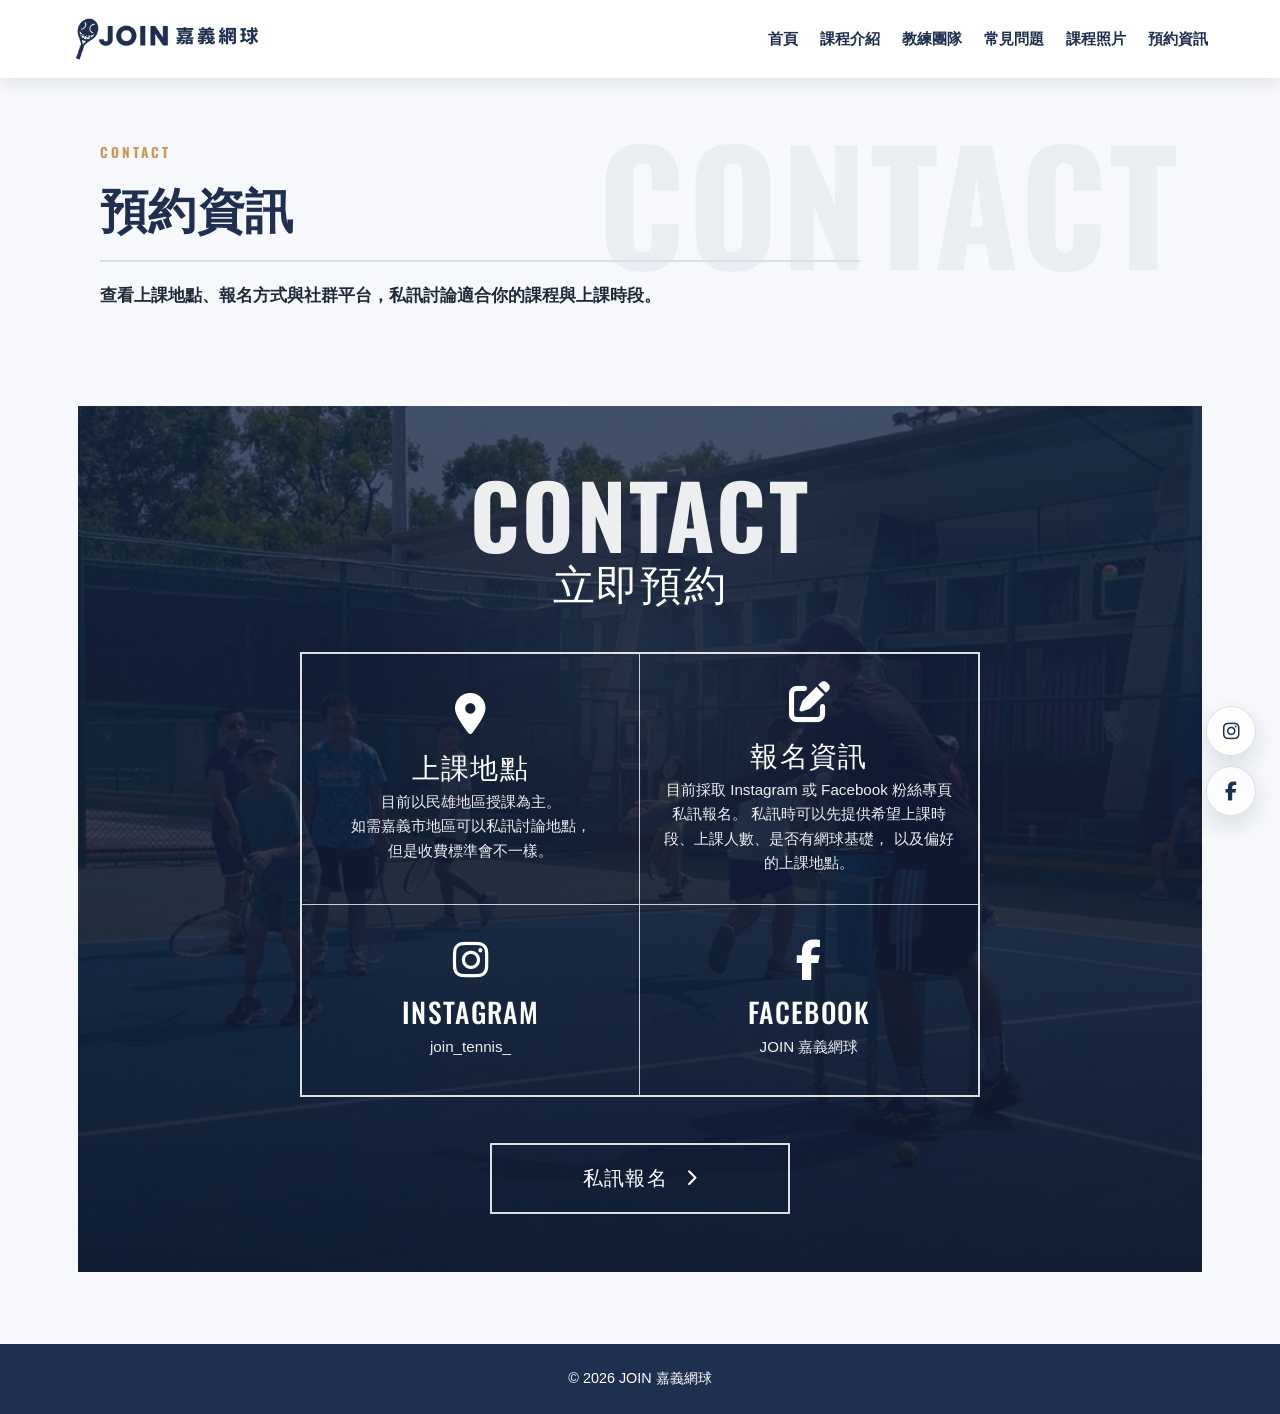
<file: contact.html>
<!doctype html>
<html lang="zh-Hant">
  <head>
    <meta charset="UTF-8" />
    <meta name="viewport" content="width=device-width, initial-scale=1.0" />

    <title>嘉義網球課程預約｜上課地點與報名方式｜JOIN 嘉義網球</title>
    <meta
      name="description"
      content="查看 JOIN 嘉義網球上課地點、報名方式與聯絡資訊，可透過 Instagram 或 Facebook 私訊預約課程。"
    />
    <meta name="robots" content="index, follow" />
    <meta name="author" content="JOIN 嘉義網球" />
    <meta name="theme-color" content="#1e2f4f" />
    <link rel="canonical" href="https://join-tennis.pages.dev/contact.html" />

    <meta property="og:locale" content="zh_TW" />
    <meta property="og:type" content="website" />
    <meta property="og:site_name" content="JOIN 嘉義網球" />
    <meta
      property="og:title"
      content="嘉義網球課程預約｜上課地點與報名方式｜JOIN 嘉義網球"
    />
    <meta
      property="og:description"
      content="查看 JOIN 嘉義網球上課地點、報名方式與聯絡資訊，可透過 Instagram 或 Facebook 私訊預約課程。"
    />
    <meta
      property="og:url"
      content="https://join-tennis.pages.dev/contact.html"
    />
    <meta
      property="og:image"
      content="https://join-tennis.pages.dev/images/join-chiayi-tennis-logo.jpg"
    />
    <meta property="og:image:alt" content="JOIN 嘉義網球品牌標誌" />

    <meta name="twitter:card" content="summary_large_image" />
    <meta
      name="twitter:title"
      content="嘉義網球課程預約｜上課地點與報名方式｜JOIN 嘉義網球"
    />
    <meta
      name="twitter:description"
      content="查看 JOIN 嘉義網球上課地點、報名方式與聯絡資訊，可透過 Instagram 或 Facebook 私訊預約課程。"
    />
    <meta
      name="twitter:image"
      content="https://join-tennis.pages.dev/images/join-chiayi-tennis-logo.jpg"
    />

    <link
      rel="stylesheet"
      href="https://fonts.googleapis.com/css2?family=Oswald:wght@500;600;700&display=swap"
    />

    <link
      rel="icon"
      type="image/png"
      sizes="48x48"
      href="/images/favicon-48x48.png"
    />
    <link
      rel="icon"
      type="image/png"
      sizes="96x96"
      href="/images/favicon-96x96.png"
    />
    <link
      rel="apple-touch-icon"
      sizes="180x180"
      href="/images/apple-touch-icon.png"
    />
    <link rel="shortcut icon" href="/images/join-chiayi-tennis-logo.jpg" />

    <link rel="preconnect" href="https://cdnjs.cloudflare.com" crossorigin />
    <link
      rel="stylesheet"
      href="https://cdnjs.cloudflare.com/ajax/libs/font-awesome/6.5.0/css/all.min.css"
    />
    <link rel="stylesheet" href="css/style.css" />

    <script type="application/ld+json">
      {
        "@context": "https://schema.org",
        "@type": "WebSite",
        "@id": "https://join-tennis.pages.dev/#website",
        "url": "https://join-tennis.pages.dev/",
        "name": "JOIN 嘉義網球",
        "alternateName": [
          "JOIN Tennis",
          "嘉義網球課程",
          "嘉義網球教練",
          "民雄網球課程",
          "中正大學附近網球課程"
        ],
        "inLanguage": "zh-Hant-TW",
        "publisher": { "@id": "https://join-tennis.pages.dev/#organization" }
      }
    </script>

    <script type="application/ld+json">
      {
        "@context": "https://schema.org",
        "@type": "SportsActivityLocation",
        "@id": "https://join-tennis.pages.dev/#organization",
        "name": "JOIN 嘉義網球",
        "alternateName": "JOIN Tennis",
        "url": "https://join-tennis.pages.dev/",
        "image": "https://join-tennis.pages.dev/images/join-chiayi-tennis-logo.jpg",
        "logo": "https://join-tennis.pages.dev/images/join-chiayi-tennis-logo.jpg",
        "description": "JOIN 嘉義網球提供嘉義市、嘉義縣、民雄與中正大學附近網球課程，包含一對一網球教學、成人興趣班、兒童基礎班與進階訓練。",
        "founder": {
          "@type": "Person",
          "name": "高旻紘",
          "jobTitle": "網球教練"
        },
        "areaServed": ["嘉義市", "嘉義縣", "民雄", "中正大學附近"],
        "sport": "Tennis",
        "sameAs": [
          "https://www.instagram.com/join_tennis_/",
          "https://www.facebook.com/share/1BJ29SWx82/?mibextid=wwXIfr"
        ]
      }
    </script>

    <script
      async
      src="https://www.googletagmanager.com/gtag/js?id=G-FPB3HJ9X5D"
    ></script>
    <script>
      window.dataLayer = window.dataLayer || [];
      function gtag() {
        dataLayer.push(arguments);
      }
      gtag("js", new Date());
      gtag("config", "G-FPB3HJ9X5D");
    </script>
  </head>
  <body>
    <header class="courses-nav-only">
      <nav class="site-nav site-nav-solid" id="siteNav" aria-label="主要導覽">
        <div class="nav-inner">
          <a href="index.html" class="nav-brand">
            <img
              src="images/join-tennis-nav-logo-white.png"
              alt="JOIN 嘉義網球品牌標誌"
              class="nav-logo nav-logo-light"
            />
            <img
              src="images/join-tennis-nav-logo-dark.png"
              alt="JOIN 嘉義網球品牌標誌"
              class="nav-logo nav-logo-dark"
            />
          </a>

          <button
            class="nav-toggle"
            type="button"
            aria-label="開啟選單"
            aria-expanded="false"
            aria-controls="primaryNav"
          >
            <span></span>
            <span></span>
            <span></span>
          </button>

          <div class="nav-links" id="primaryNav">
            <a href="index.html">首頁</a>
            <a href="courses.html">課程介紹</a>
            <a href="coaches.html">教練團隊</a>
            <a href="faq.html">常見問題</a>
            <a href="gallery.html">課程照片</a>
            <a href="contact.html" aria-current="page">預約資訊</a>
          </div>
        </div>
      </nav>
    </header>

    <main>
      <section class="subpage-title-block" data-bg="CONTACT">
        <div class="subpage-title-inner">
          <p class="section-eyebrow">CONTACT</p>
          <h1>預約資訊</h1>
          <p>
            查看上課地點、報名方式與社群平台，私訊討論適合你的課程與上課時段。
          </p>
        </div>
      </section>

      <section id="signup" class="contact-hero-panel-section">
        <div class="contact-hero-panel">
          <div class="contact-hero-overlay"></div>

          <div class="contact-hero-content">
            <p class="contact-panel-eyebrow">CONTACT</p>
            <h2>立即預約</h2>

            <div class="contact-panel-grid" aria-label="預約與聯絡方式">
              <div class="contact-panel-item contact-location-item">
                <i class="fa-solid fa-location-dot" aria-hidden="true"></i>
                <h3>上課地點</h3>
                <p>
                  目前以民雄地區授課為主。<br />
                  如需嘉義市地區可以私訊討論地點，<br />
                  但是收費標準會不一樣。
                </p>
              </div>

              <div class="contact-panel-item contact-signup-item">
                <i class="fa-solid fa-pen-to-square" aria-hidden="true"></i>
                <h3>報名資訊</h3>
                <p>
                  目前採取 Instagram 或 Facebook 粉絲專頁私訊報名。
                  私訊時可以先提供希望上課時段、上課人數、是否有網球基礎，
                  以及偏好的上課地點。
                </p>
              </div>

              <a
                class="contact-panel-item contact-social-item"
                href="https://www.instagram.com/join_tennis_/"
                target="_blank"
                rel="noopener noreferrer"
                aria-label="前往 JOIN 嘉義網球 Instagram"
              >
                <i class="fab fa-instagram" aria-hidden="true"></i>
                <h3>INSTAGRAM</h3>
                <p>join_tennis_</p>
              </a>

              <a
                class="contact-panel-item contact-social-item"
                href="https://www.facebook.com/share/1BJ29SWx82/?mibextid=wwXIfr"
                target="_blank"
                rel="noopener noreferrer"
                aria-label="前往 JOIN 嘉義網球 Facebook"
              >
                <i class="fab fa-facebook-f" aria-hidden="true"></i>
                <h3>FACEBOOK</h3>
                <p>JOIN 嘉義網球</p>
              </a>
            </div>

            <a
              class="contact-panel-cta"
              href="https://www.instagram.com/join_tennis_/"
              target="_blank"
              rel="noopener noreferrer"
            >
              私訊報名
              <i class="fa-solid fa-chevron-right" aria-hidden="true"></i>
            </a>
          </div>
        </div>
      </section>
    </main>

    <div class="floating-socials" aria-label="社群連結">
      <a
        href="https://www.instagram.com/join_tennis_/"
        target="_blank"
        rel="noopener noreferrer"
        aria-label="前往 JOIN 嘉義網球 Instagram"
      >
        <i class="fab fa-instagram" aria-hidden="true"></i>
      </a>

      <a
        href="https://www.facebook.com/share/1BJ29SWx82/?mibextid=wwXIfr"
        target="_blank"
        rel="noopener noreferrer"
        aria-label="前往 JOIN 嘉義網球 Facebook"
      >
        <i class="fab fa-facebook-f" aria-hidden="true"></i>
      </a>
    </div>

    <button
      class="back-to-top"
      id="backToTop"
      type="button"
      aria-label="回到頁面最上方"
    >
      <i class="fa-solid fa-chevron-up" aria-hidden="true"></i>
    </button>

    <footer>&copy; 2026 JOIN 嘉義網球</footer>

    <script src="js/main.js" defer></script>
  </body>
</html>
</file>
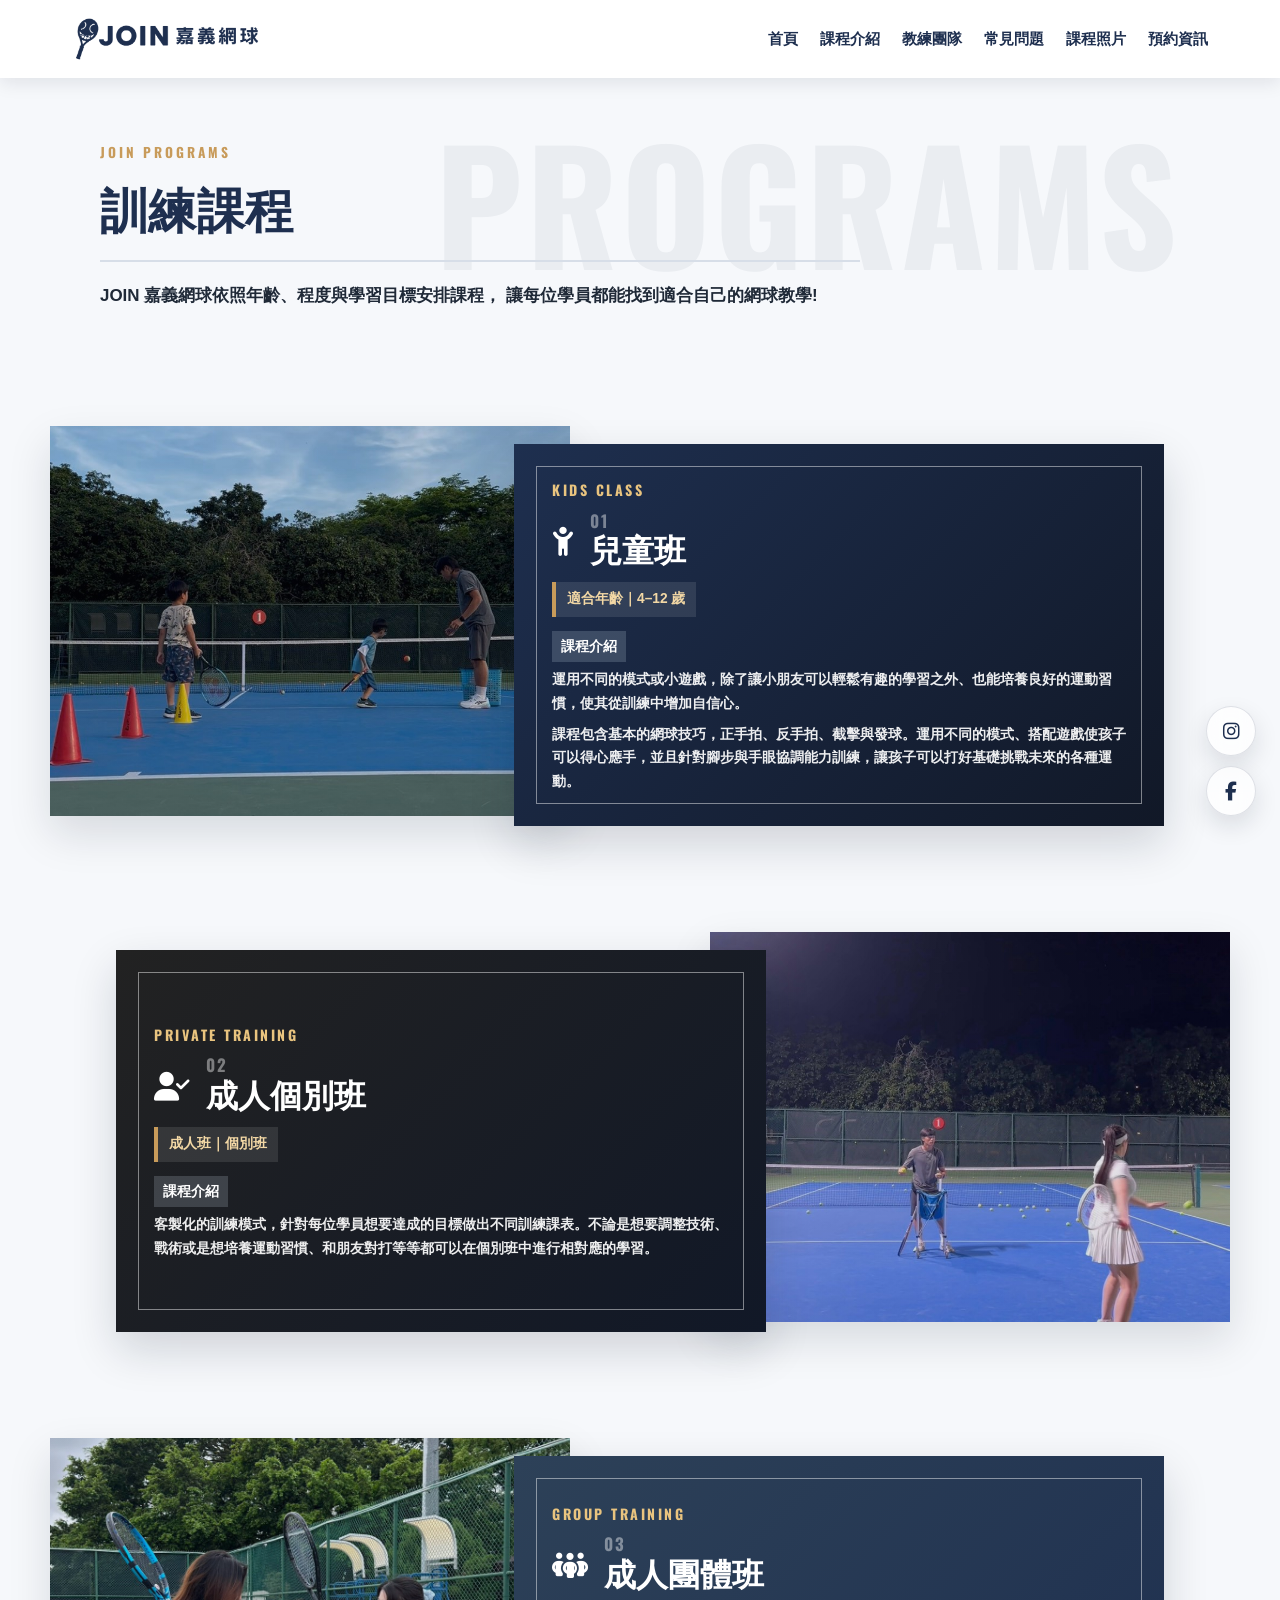
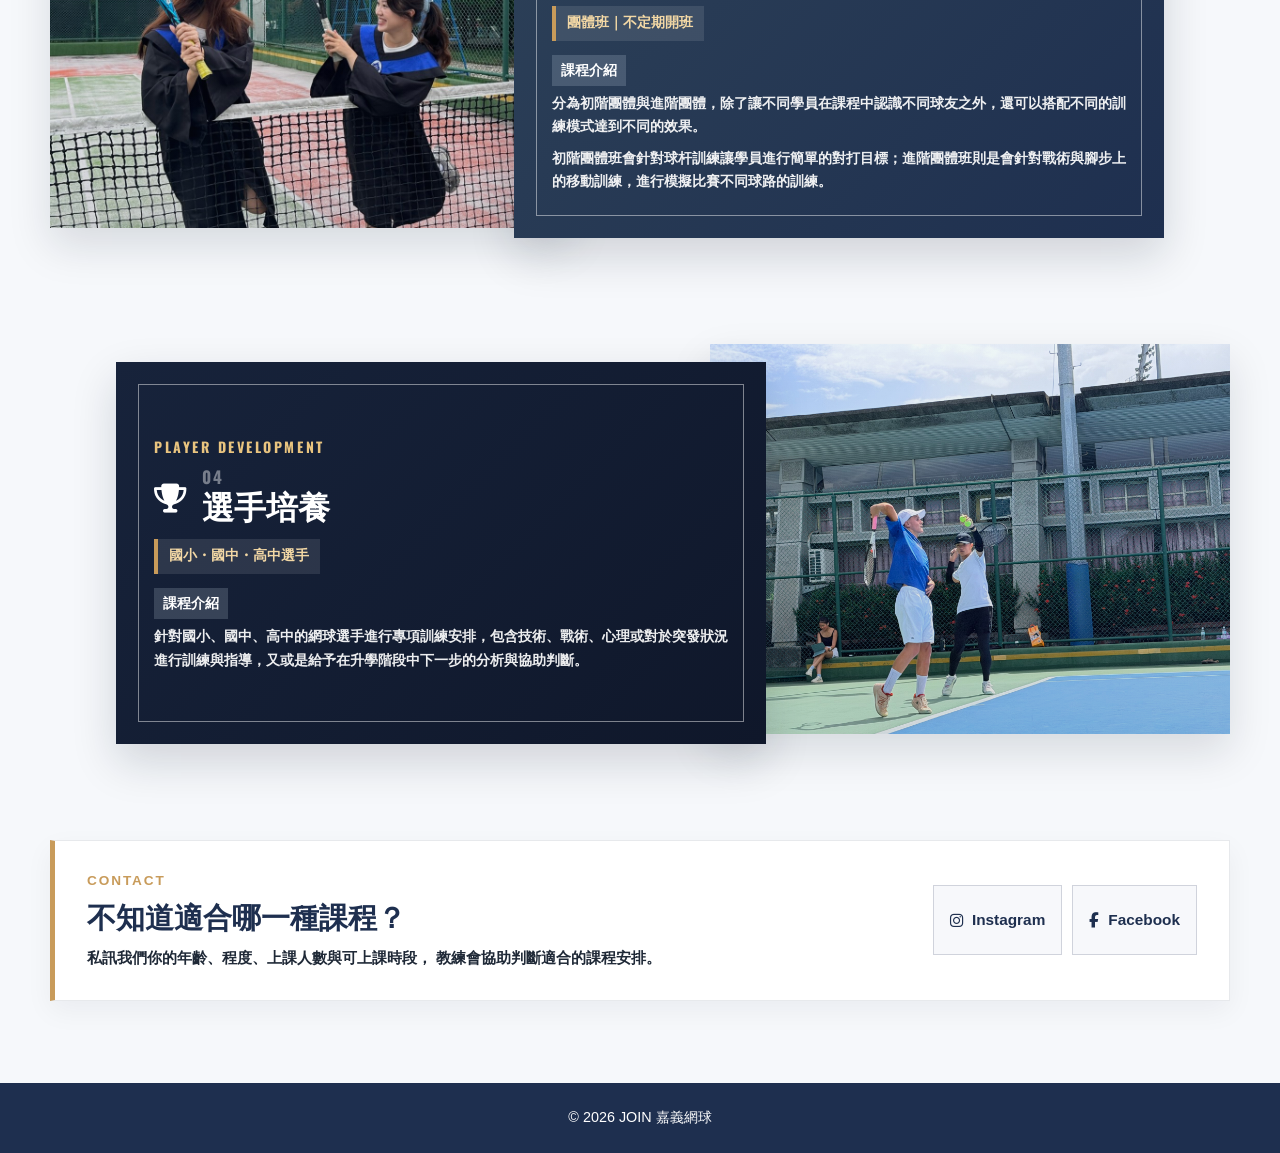
<file: courses.html>
<!doctype html>
<html lang="zh-Hant" class="course-first-preload">
  <head>
    <meta charset="UTF-8" />
    <meta name="viewport" content="width=device-width, initial-scale=1.0" />

    <title>嘉義網球課程介紹｜兒童班・成人班・選手培養｜JOIN 嘉義網球</title>
    <meta
      name="description"
      content="了解 JOIN 嘉義網球課程內容，包含 4–12 歲兒童班、成人個別班、團體班與國小、國中、高中選手培養訓練。"
    />
    <meta name="robots" content="index, follow" />
    <meta name="author" content="JOIN 嘉義網球" />
    <meta name="theme-color" content="#1e2f4f" />
    <link rel="canonical" href="https://join-tennis.pages.dev/courses.html" />

    <meta property="og:locale" content="zh_TW" />
    <meta property="og:type" content="website" />
    <meta property="og:site_name" content="JOIN 嘉義網球" />
    <meta
      property="og:title"
      content="嘉義網球課程介紹｜兒童班・成人班・選手培養｜JOIN 嘉義網球"
    />
    <meta
      property="og:description"
      content="了解 JOIN 嘉義網球課程內容，包含 4–12 歲兒童班、成人個別班、團體班與國小、國中、高中選手培養訓練。"
    />
    <meta
      property="og:url"
      content="https://join-tennis.pages.dev/courses.html"
    />
    <meta
      property="og:image"
      content="https://join-tennis.pages.dev/images/join-chiayi-tennis-logo.jpg"
    />
    <meta property="og:image:alt" content="JOIN 嘉義網球品牌標誌" />

    <meta name="twitter:card" content="summary_large_image" />
    <meta
      name="twitter:title"
      content="嘉義網球課程介紹｜兒童班・成人班・選手培養｜JOIN 嘉義網球"
    />
    <meta
      name="twitter:description"
      content="了解 JOIN 嘉義網球課程內容，包含 4–12 歲兒童班、成人個別班、團體班與國小、國中、高中選手培養訓練。"
    />
    <meta
      name="twitter:image"
      content="https://join-tennis.pages.dev/images/join-chiayi-tennis-logo.jpg"
    />

    <link
      rel="stylesheet"
      href="https://fonts.googleapis.com/css2?family=Oswald:wght@500;600;700&display=swap"
    />

    <link
      rel="icon"
      type="image/png"
      sizes="48x48"
      href="/images/favicon-48x48.png"
    />
    <link
      rel="icon"
      type="image/png"
      sizes="96x96"
      href="/images/favicon-96x96.png"
    />
    <link
      rel="apple-touch-icon"
      sizes="180x180"
      href="/images/apple-touch-icon.png"
    />
    <link rel="shortcut icon" href="/images/join-chiayi-tennis-logo.jpg" />

    <link rel="preconnect" href="https://cdnjs.cloudflare.com" crossorigin />
    <link
      rel="stylesheet"
      href="https://cdnjs.cloudflare.com/ajax/libs/font-awesome/6.5.0/css/all.min.css"
    />
    <link rel="stylesheet" href="css/style.css" />

    <script type="application/ld+json">
      {
        "@context": "https://schema.org",
        "@type": "WebSite",
        "@id": "https://join-tennis.pages.dev/#website",
        "url": "https://join-tennis.pages.dev/",
        "name": "JOIN 嘉義網球",
        "alternateName": [
          "JOIN Tennis",
          "嘉義網球課程",
          "嘉義網球教練",
          "民雄網球課程",
          "中正大學附近網球課程"
        ],
        "inLanguage": "zh-Hant-TW",
        "publisher": { "@id": "https://join-tennis.pages.dev/#organization" }
      }
    </script>

    <script type="application/ld+json">
      {
        "@context": "https://schema.org",
        "@type": "SportsActivityLocation",
        "@id": "https://join-tennis.pages.dev/#organization",
        "name": "JOIN 嘉義網球",
        "alternateName": "JOIN Tennis",
        "url": "https://join-tennis.pages.dev/",
        "image": "https://join-tennis.pages.dev/images/join-chiayi-tennis-logo.jpg",
        "logo": "https://join-tennis.pages.dev/images/join-chiayi-tennis-logo.jpg",
        "description": "JOIN 嘉義網球提供嘉義市、嘉義縣、民雄與中正大學附近網球課程，包含一對一網球教學、成人興趣班、兒童基礎班與進階訓練。",
        "founder": {
          "@type": "Person",
          "name": "高旻紘",
          "jobTitle": "網球教練"
        },
        "areaServed": ["嘉義市", "嘉義縣", "民雄", "中正大學附近"],
        "sport": "Tennis",
        "sameAs": [
          "https://www.instagram.com/join_tennis_/",
          "https://www.facebook.com/share/1BJ29SWx82/?mibextid=wwXIfr"
        ]
      }
    </script>

    <script
      async
      src="https://www.googletagmanager.com/gtag/js?id=G-FPB3HJ9X5D"
    ></script>
    <script>
      window.dataLayer = window.dataLayer || [];
      function gtag() {
        dataLayer.push(arguments);
      }
      gtag("js", new Date());
      gtag("config", "G-FPB3HJ9X5D");
    </script>
  </head>
  <body>
    <header class="courses-nav-only">
      <nav class="site-nav site-nav-solid" id="siteNav" aria-label="主要導覽">
        <div class="nav-inner">
          <a href="index.html" class="nav-brand">
            <img
              src="images/join-tennis-nav-logo-white.png"
              alt="JOIN 嘉義網球品牌標誌"
              class="nav-logo nav-logo-light"
            />
            <img
              src="images/join-tennis-nav-logo-dark.png"
              alt="JOIN 嘉義網球品牌標誌"
              class="nav-logo nav-logo-dark"
            />
          </a>

          <button
            class="nav-toggle"
            type="button"
            aria-label="開啟選單"
            aria-expanded="false"
            aria-controls="primaryNav"
          >
            <span></span>
            <span></span>
            <span></span>
          </button>

          <div class="nav-links" id="primaryNav">
            <a href="index.html">首頁</a>
            <a href="courses.html" aria-current="page">課程介紹</a>
            <a href="coaches.html">教練團隊</a>
            <a href="faq.html">常見問題</a>
            <a href="gallery.html">課程照片</a>
            <a href="contact.html">預約資訊</a>
          </div>
        </div>
      </nav>
    </header>

    <main>
      <section class="subpage-title-block" data-bg="PROGRAMS">
        <div class="subpage-title-inner">
          <p class="section-eyebrow">JOIN PROGRAMS</p>
          <h1>訓練課程</h1>
          <p>
            JOIN 嘉義網球依照年齡、程度與學習目標安排課程，
            讓每位學員都能找到適合自己的網球教學!
          </p>
        </div>
      </section>

      <section id="courses" class="program-flow">
        <div class="program-flow-list">
          <article
            class="program-flow-card program-flow-kids course-slide-card js-course-slide"
            data-course="KIDS"
          >
            <div class="program-flow-image" aria-label="兒童班課程照片"></div>

            <div class="program-flow-panel" data-watermark="KIDS">
              <div class="program-flow-inner">
                <p class="program-flow-label">KIDS CLASS</p>

                <div class="program-flow-title">
                  <i class="fa-solid fa-child-reaching" aria-hidden="true"></i>
                  <div>
                    <span class="program-flow-number">01</span>
                    <h3>兒童班</h3>
                  </div>
                </div>

                <p class="program-flow-tag">適合年齡｜4–12 歲</p>

                <div class="program-flow-copy">
                  <h4>課程介紹</h4>
                  <p>
                    運用不同的模式或小遊戲，除了讓小朋友可以輕鬆有趣的學習之外、也能培養良好的運動習慣，使其從訓練中增加自信心。
                  </p>

                  <p>
                    課程包含基本的網球技巧，正手拍、反手拍、截擊與發球。運用不同的模式、搭配遊戲使孩子可以得心應手，並且針對腳步與手眼協調能力訓練，讓孩子可以打好基礎挑戰未來的各種運動。
                  </p>
                </div>
              </div>
            </div>
          </article>

          <article
            class="program-flow-card program-flow-private course-slide-card js-course-slide"
            data-course="PRIVATE"
          >
            <div
              class="program-flow-image"
              aria-label="成人個別班課程照片"
            ></div>

            <div class="program-flow-panel" data-watermark="PRIVATE">
              <div class="program-flow-inner">
                <p class="program-flow-label">PRIVATE TRAINING</p>

                <div class="program-flow-title">
                  <i class="fa-solid fa-user-check" aria-hidden="true"></i>
                  <div>
                    <span class="program-flow-number">02</span>
                    <h3>成人個別班</h3>
                  </div>
                </div>

                <p class="program-flow-tag">成人班｜個別班</p>

                <div class="program-flow-copy">
                  <h4>課程介紹</h4>
                  <p>
                    客製化的訓練模式，針對每位學員想要達成的目標做出不同訓練課表。不論是想要調整技術、戰術或是想培養運動習慣、和朋友對打等等都可以在個別班中進行相對應的學習。
                  </p>
                </div>
              </div>
            </div>
          </article>

          <article
            class="program-flow-card program-flow-group course-slide-card js-course-slide"
            data-course="GROUP"
          >
            <div
              class="program-flow-image"
              aria-label="成人團體班課程照片"
            ></div>

            <div class="program-flow-panel" data-watermark="GROUP">
              <div class="program-flow-inner">
                <p class="program-flow-label">GROUP TRAINING</p>

                <div class="program-flow-title">
                  <i class="fa-solid fa-people-group" aria-hidden="true"></i>
                  <div>
                    <span class="program-flow-number">03</span>
                    <h3>成人團體班</h3>
                  </div>
                </div>

                <p class="program-flow-tag">團體班｜不定期開班</p>

                <div class="program-flow-copy">
                  <h4>課程介紹</h4>
                  <p>
                    分為初階團體與進階團體，除了讓不同學員在課程中認識不同球友之外，還可以搭配不同的訓練模式達到不同的效果。
                  </p>
                  <p>
                    初階團體班會針對球杆訓練讓學員進行簡單的對打目標；進階團體班則是會針對戰術與腳步上的移動訓練，進行模擬比賽不同球路的訓練。
                  </p>
                </div>
              </div>
            </div>
          </article>

          <article
            class="program-flow-card program-flow-athlete course-slide-card js-course-slide"
            data-course="PLAYER"
          >
            <div class="program-flow-image" aria-label="選手培養課程照片"></div>

            <div class="program-flow-panel" data-watermark="PLAYER">
              <div class="program-flow-inner">
                <p class="program-flow-label">PLAYER DEVELOPMENT</p>

                <div class="program-flow-title">
                  <i class="fa-solid fa-trophy" aria-hidden="true"></i>
                  <div>
                    <span class="program-flow-number">04</span>
                    <h3>選手培養</h3>
                  </div>
                </div>

                <p class="program-flow-tag">國小・國中・高中選手</p>

                <div class="program-flow-copy">
                  <h4>課程介紹</h4>
                  <p>
                    針對國小、國中、高中的網球選手進行專項訓練安排，包含技術、戰術、心理或對於突發狀況進行訓練與指導，又或是給予在升學階段中下一步的分析與協助判斷。
                  </p>
                </div>
              </div>
            </div>
          </article>
        </div>
      </section>
      <section class="course-choice-section">
        <div class="faq-clean-contact course-choice-cta">
          <div>
            <p class="section-eyebrow">CONTACT</p>
            <h2>不知道適合哪一種課程？</h2>
            <p>
              私訊我們你的年齡、程度、上課人數與可上課時段，
              教練會協助判斷適合的課程安排。
            </p>
          </div>

          <div class="faq-clean-actions">
            <a
              href="https://www.instagram.com/join_tennis_/"
              target="_blank"
              rel="noopener noreferrer"
            >
              <i class="fab fa-instagram" aria-hidden="true"></i>
              Instagram
            </a>
            <a
              href="https://www.facebook.com/share/1BJ29SWx82/?mibextid=wwXIfr"
              target="_blank"
              rel="noopener noreferrer"
            >
              <i class="fab fa-facebook-f" aria-hidden="true"></i>
              Facebook
            </a>
          </div>
        </div>
      </section>
    </main>

    <div class="floating-socials" aria-label="社群連結">
      <a
        href="https://www.instagram.com/join_tennis_/"
        target="_blank"
        rel="noopener noreferrer"
        aria-label="前往 JOIN 嘉義網球 Instagram"
      >
        <i class="fab fa-instagram" aria-hidden="true"></i>
      </a>

      <a
        href="https://www.facebook.com/share/1BJ29SWx82/?mibextid=wwXIfr"
        target="_blank"
        rel="noopener noreferrer"
        aria-label="前往 JOIN 嘉義網球 Facebook"
      >
        <i class="fab fa-facebook-f" aria-hidden="true"></i>
      </a>
    </div>

    <button
      class="back-to-top"
      id="backToTop"
      type="button"
      aria-label="回到頁面最上方"
    >
      <i class="fa-solid fa-chevron-up" aria-hidden="true"></i>
    </button>

    <footer>&copy; 2026 JOIN 嘉義網球</footer>

    <script src="js/main.js" defer></script>
  </body>
</html>
</file>
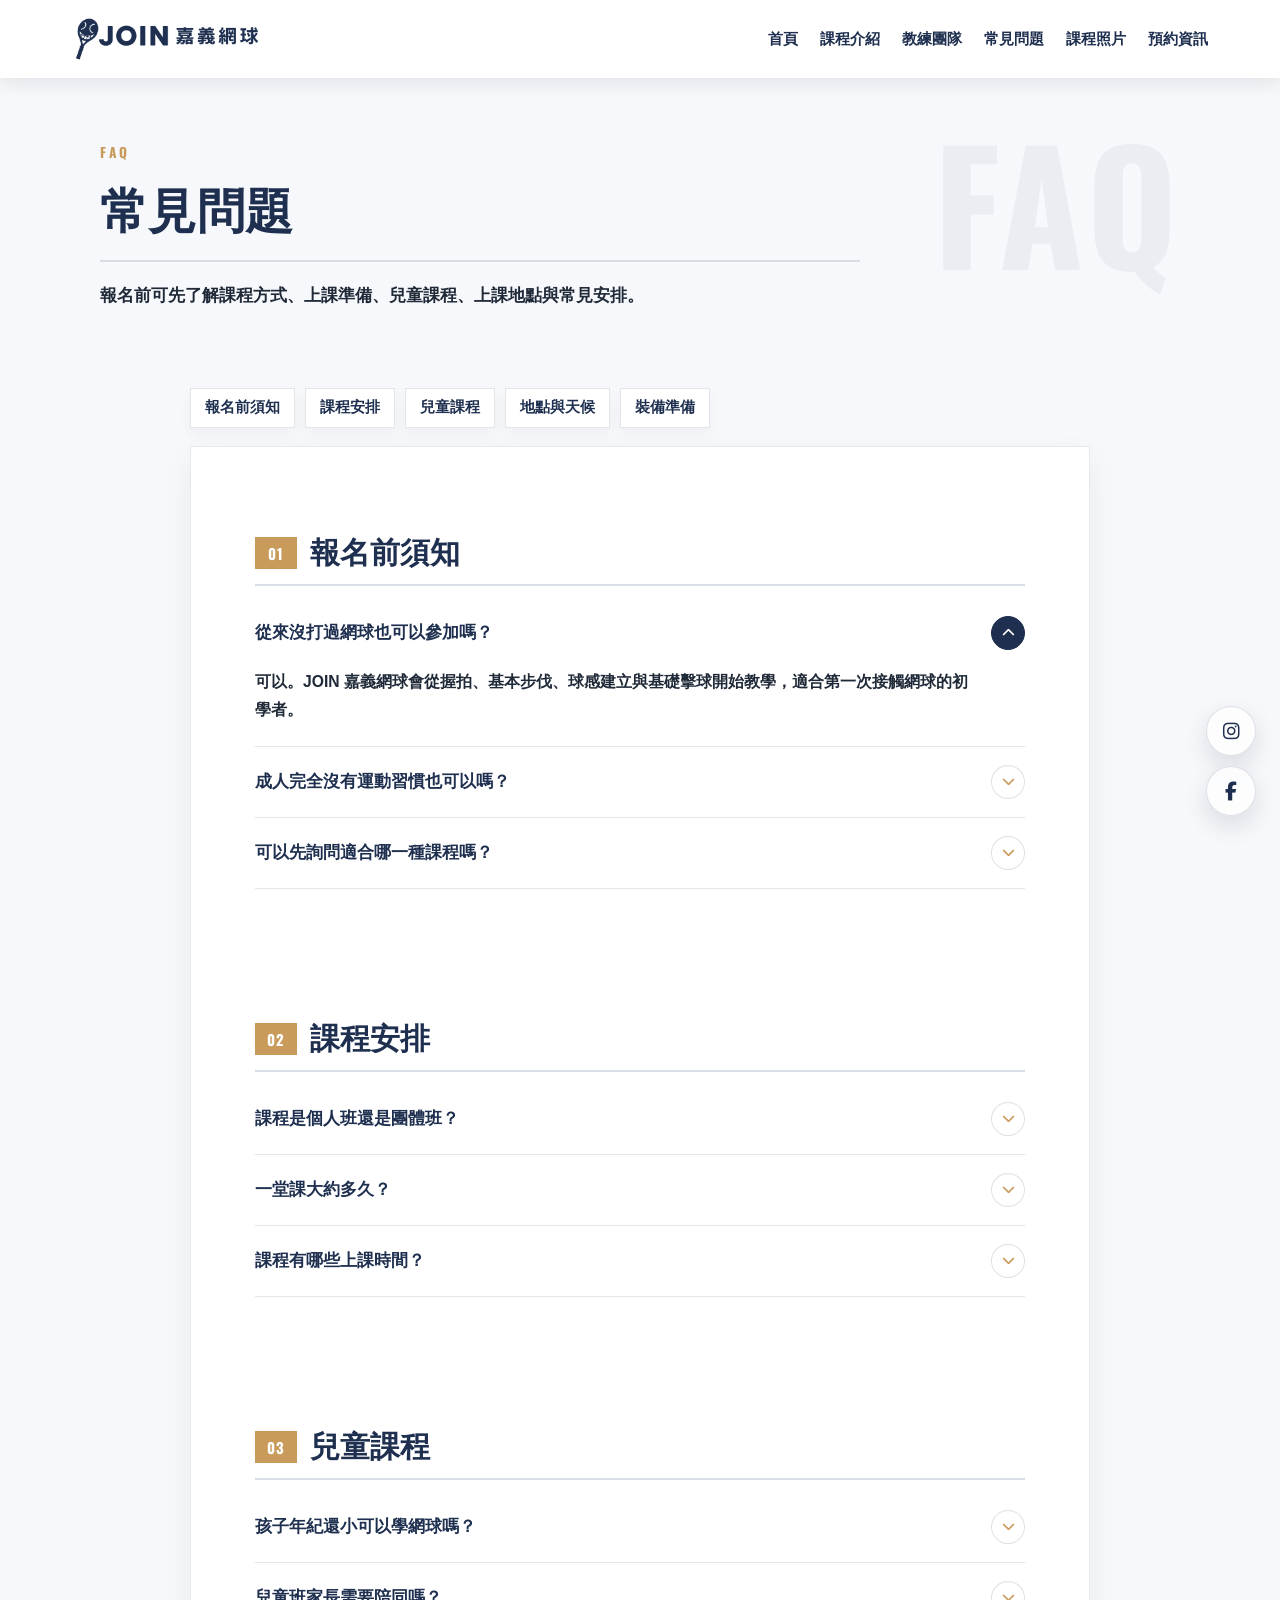
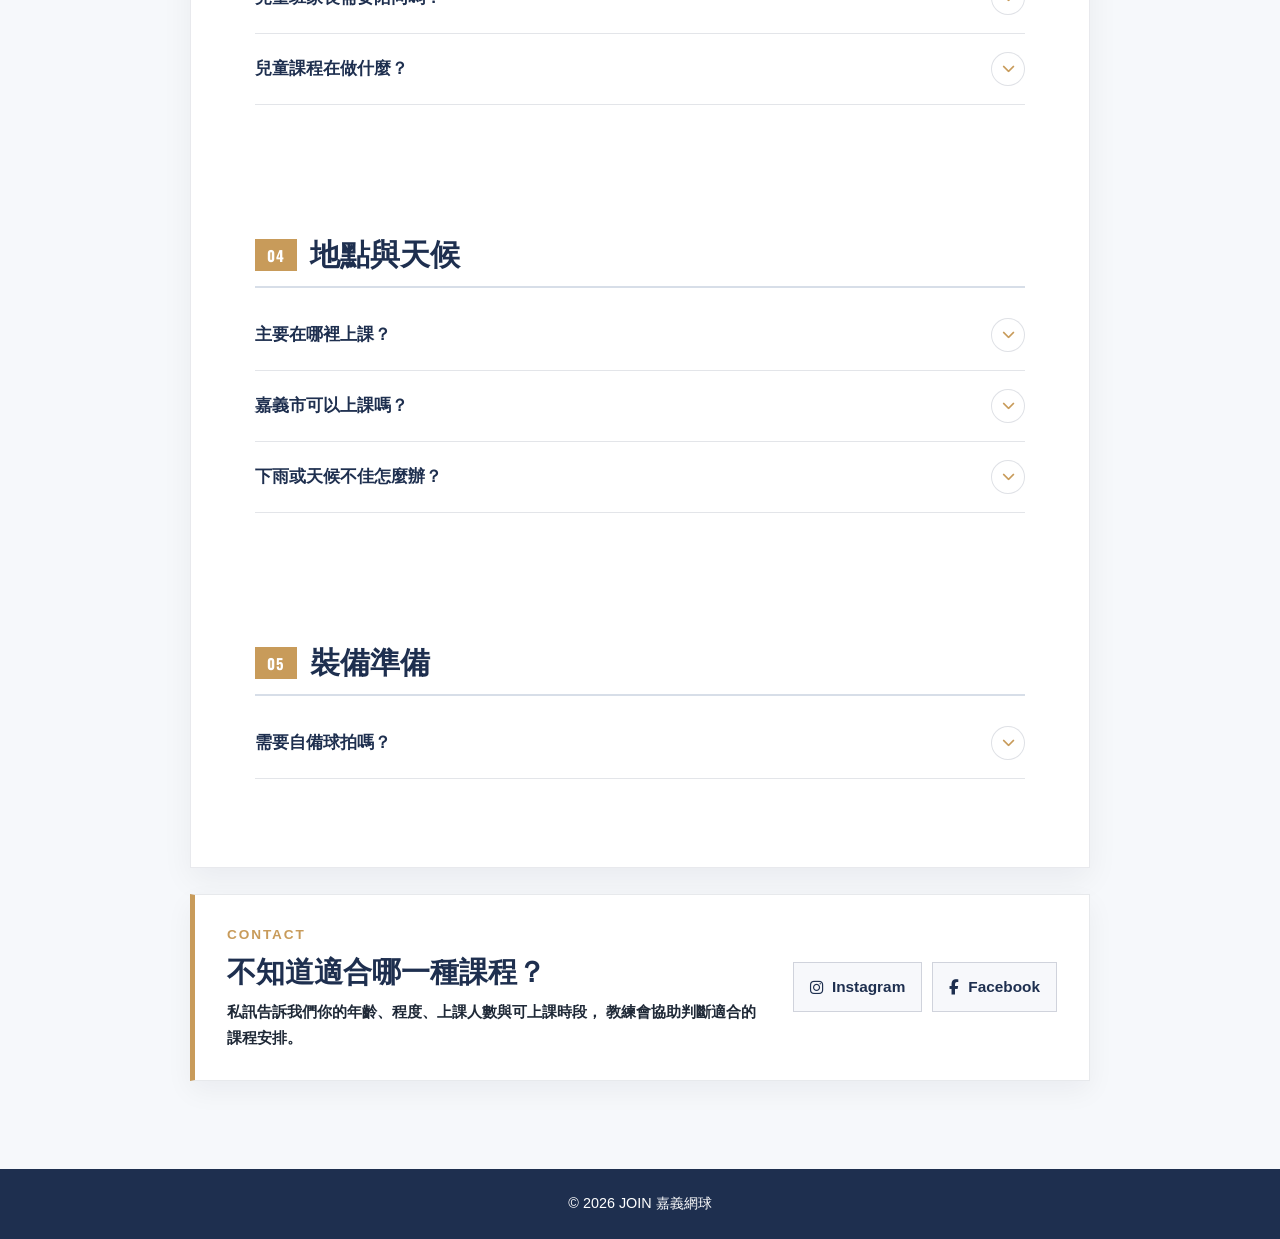
<file: faq.html>
<!doctype html>
<html lang="zh-Hant">
  <head>
    <meta charset="UTF-8" />
    <meta name="viewport" content="width=device-width, initial-scale=1.0" />

    <title>嘉義網球課程常見問題｜JOIN 嘉義網球</title>
    <meta
      name="description"
      content="整理 JOIN 嘉義網球常見問題，包含初學者、課程安排、兒童課程、上課地點、天候調整與裝備準備等資訊。"
    />
    <meta name="robots" content="index, follow" />
    <meta name="author" content="JOIN 嘉義網球" />
    <meta name="theme-color" content="#1e2f4f" />
    <link rel="canonical" href="https://join-tennis.pages.dev/faq.html" />

    <meta property="og:locale" content="zh_TW" />
    <meta property="og:type" content="website" />
    <meta property="og:site_name" content="JOIN 嘉義網球" />
    <meta property="og:title" content="嘉義網球課程常見問題｜JOIN 嘉義網球" />
    <meta
      property="og:description"
      content="整理 JOIN 嘉義網球常見問題，包含初學者、課程安排、兒童課程、上課地點、天候調整與裝備準備等資訊。"
    />
    <meta property="og:url" content="https://join-tennis.pages.dev/faq.html" />
    <meta
      property="og:image"
      content="https://join-tennis.pages.dev/images/join-chiayi-tennis-logo.jpg"
    />
    <meta property="og:image:alt" content="JOIN 嘉義網球品牌標誌" />

    <meta name="twitter:card" content="summary_large_image" />
    <meta name="twitter:title" content="嘉義網球課程常見問題｜JOIN 嘉義網球" />
    <meta
      name="twitter:description"
      content="整理 JOIN 嘉義網球常見問題，包含初學者、課程安排、兒童課程、上課地點、天候調整與裝備準備等資訊。"
    />
    <meta
      name="twitter:image"
      content="https://join-tennis.pages.dev/images/join-chiayi-tennis-logo.jpg"
    />

    <link
      rel="stylesheet"
      href="https://fonts.googleapis.com/css2?family=Oswald:wght@500;600;700&display=swap"
    />

    <link
      rel="icon"
      type="image/png"
      sizes="48x48"
      href="/images/favicon-48x48.png"
    />
    <link
      rel="icon"
      type="image/png"
      sizes="96x96"
      href="/images/favicon-96x96.png"
    />
    <link
      rel="apple-touch-icon"
      sizes="180x180"
      href="/images/apple-touch-icon.png"
    />
    <link rel="shortcut icon" href="/images/join-chiayi-tennis-logo.jpg" />

    <link rel="preconnect" href="https://cdnjs.cloudflare.com" crossorigin />
    <link
      rel="stylesheet"
      href="https://cdnjs.cloudflare.com/ajax/libs/font-awesome/6.5.0/css/all.min.css"
    />
    <link rel="stylesheet" href="css/style.css" />

    <script type="application/ld+json">
      {
        "@context": "https://schema.org",
        "@type": "WebSite",
        "@id": "https://join-tennis.pages.dev/#website",
        "url": "https://join-tennis.pages.dev/",
        "name": "JOIN 嘉義網球",
        "alternateName": [
          "JOIN Tennis",
          "嘉義網球課程",
          "嘉義網球教練",
          "民雄網球課程",
          "中正大學附近網球課程"
        ],
        "inLanguage": "zh-Hant-TW",
        "publisher": { "@id": "https://join-tennis.pages.dev/#organization" }
      }
    </script>

    <script type="application/ld+json">
      {
        "@context": "https://schema.org",
        "@type": "SportsActivityLocation",
        "@id": "https://join-tennis.pages.dev/#organization",
        "name": "JOIN 嘉義網球",
        "alternateName": "JOIN Tennis",
        "url": "https://join-tennis.pages.dev/",
        "image": "https://join-tennis.pages.dev/images/join-chiayi-tennis-logo.jpg",
        "logo": "https://join-tennis.pages.dev/images/join-chiayi-tennis-logo.jpg",
        "description": "JOIN 嘉義網球提供嘉義市、嘉義縣、民雄與中正大學附近網球課程，包含一對一網球教學、成人興趣班、兒童基礎班與進階訓練。",
        "founder": {
          "@type": "Person",
          "name": "高旻紘",
          "jobTitle": "網球教練"
        },
        "areaServed": ["嘉義市", "嘉義縣", "民雄", "中正大學附近"],
        "sport": "Tennis",
        "sameAs": [
          "https://www.instagram.com/join_tennis_/",
          "https://www.facebook.com/share/1BJ29SWx82/?mibextid=wwXIfr"
        ]
      }
    </script>
    <script type="application/ld+json">
      {
        "@context": "https://schema.org",
        "@type": "FAQPage",
        "@id": "https://join-tennis.pages.dev/faq.html#faq",
        "mainEntity": [
          {
            "@type": "Question",
            "name": "從來沒打過網球也可以參加嗎？",
            "acceptedAnswer": {
              "@type": "Answer",
              "text": "可以。JOIN 嘉義網球會從握拍、基本步伐、球感建立與基礎擊球開始教學，適合第一次接觸網球的初學者。"
            }
          },
          {
            "@type": "Question",
            "name": "成人完全沒有運動習慣也可以嗎？",
            "acceptedAnswer": {
              "@type": "Answer",
              "text": "可以。成人課程會依照體能、協調性與學習目標調整訓練內容，不會一開始就要求高強度練習。"
            }
          },
          {
            "@type": "Question",
            "name": "可以先詢問適合哪一種課程嗎？",
            "acceptedAnswer": {
              "@type": "Answer",
              "text": "可以。私訊時可以先提供年齡、是否有網球基礎、希望上課人數、可上課時段與目標，教練會協助判斷適合的課程安排。"
            }
          },
          {
            "@type": "Question",
            "name": "課程是個人班還是團體班？",
            "acceptedAnswer": {
              "@type": "Answer",
              "text": "可以依需求安排個人班、雙人班或團體班。個人班適合想快速調整動作與建立基礎的學員，團體班則適合想和朋友一起練習或增加互動的學員。"
            }
          },
          {
            "@type": "Question",
            "name": "一堂課大約多久？",
            "acceptedAnswer": {
              "@type": "Answer",
              "text": "課堂都以一個小時為單位 如需1.5小時或是2小時可以再提出討論。"
            }
          },
          {
            "@type": "Question",
            "name": "課程有哪些上課時間？",
            "acceptedAnswer": {
              "@type": "Answer",
              "text": "課程以預約制為主，平日白天、晚間與假日皆可洽詢。實際時段會依教練與學員可安排時間確認。"
            }
          },
          {
            "@type": "Question",
            "name": "孩子年紀還小可以學網球嗎？",
            "acceptedAnswer": {
              "@type": "Answer",
              "text": "可以。兒童課程會搭配兒童球、趣味球感遊戲與循序漸進的關卡任務，讓孩子在安全且有趣的環境中培養運動習慣。"
            }
          },
          {
            "@type": "Question",
            "name": "兒童班家長需要陪同嗎？",
            "acceptedAnswer": {
              "@type": "Answer",
              "text": "年紀較小或第一次上課的孩子，家長可在場陪同觀察。等孩子熟悉教練、場地與課程節奏後，如果想去附近走走再回來也是可以的。"
            }
          },
          {
            "@type": "Question",
            "name": "兒童課程在做什麼？",
            "acceptedAnswer": {
              "@type": "Answer",
              "text": "會用減壓球不同的小遊戲增加小朋友的信心，並會多注重在腳步與手眼協調的訓練，讓在球場上不只是學會網球一種技術而已。"
            }
          },
          {
            "@type": "Question",
            "name": "主要在哪裡上課？",
            "acceptedAnswer": {
              "@type": "Answer",
              "text": "目前上課地點以民雄地區為主，民雄地區時段較多且場地狀況較佳，讓學生可以有一個舒適打球的環境"
            }
          },
          {
            "@type": "Question",
            "name": "嘉義市可以上課嗎？",
            "acceptedAnswer": {
              "@type": "Answer",
              "text": "嘉義市上課的話費用會比民雄地區高，並且會依地點酌收場地費，上課時間的選擇會比民雄地區少（多半可能是假日），所以如果能來民雄地區上課是個最棒的選擇"
            }
          },
          {
            "@type": "Question",
            "name": "下雨或天候不佳怎麼辦？",
            "acceptedAnswer": {
              "@type": "Answer",
              "text": "若遇到下雨、場地濕滑或其他不適合上課的天候，會依安全狀況與場地條件和學員討論改期或調整。（教練最晚會在一個小時前通知現場場地狀況狀。）"
            }
          },
          {
            "@type": "Question",
            "name": "需要自備球拍嗎？",
            "acceptedAnswer": {
              "@type": "Answer",
              "text": "初期可借用教練提供的球拍，學員只要穿著適合運動的服裝與運動鞋即可。後續若想購買球拍，教練也可以依照身高、力量與程度給予建議。"
            }
          }
        ]
      }
    </script>
    <script
      async
      src="https://www.googletagmanager.com/gtag/js?id=G-FPB3HJ9X5D"
    ></script>
    <script>
      window.dataLayer = window.dataLayer || [];
      function gtag() {
        dataLayer.push(arguments);
      }
      gtag("js", new Date());
      gtag("config", "G-FPB3HJ9X5D");
    </script>
  </head>
  <body>
    <header class="courses-nav-only">
      <nav class="site-nav site-nav-solid" id="siteNav" aria-label="主要導覽">
        <div class="nav-inner">
          <a href="index.html" class="nav-brand">
            <img
              src="images/join-tennis-nav-logo-white.png"
              alt="JOIN 嘉義網球品牌標誌"
              class="nav-logo nav-logo-light"
            />
            <img
              src="images/join-tennis-nav-logo-dark.png"
              alt="JOIN 嘉義網球品牌標誌"
              class="nav-logo nav-logo-dark"
            />
          </a>

          <button
            class="nav-toggle"
            type="button"
            aria-label="開啟選單"
            aria-expanded="false"
            aria-controls="primaryNav"
          >
            <span></span>
            <span></span>
            <span></span>
          </button>

          <div class="nav-links" id="primaryNav">
            <a href="index.html">首頁</a>
            <a href="courses.html">課程介紹</a>
            <a href="coaches.html">教練團隊</a>
            <a href="faq.html" aria-current="page">常見問題</a>
            <a href="gallery.html">課程照片</a>
            <a href="contact.html">預約資訊</a>
          </div>
        </div>
      </nav>
    </header>

    <main>
      <section class="subpage-title-block" data-bg="FAQ">
        <div class="subpage-title-inner">
          <p class="section-eyebrow">FAQ</p>
          <h1>常見問題</h1>
          <p>
            報名前可先了解課程方式、上課準備、兒童課程、上課地點與常見安排。
          </p>
        </div>
      </section>

      <section id="faq" class="faq-clean-section">
        <div class="faq-clean-inner">
          <nav class="faq-quick-nav" aria-label="常見問題分類快速導覽">
            <a href="#faq-clean-1">報名前須知</a>
            <a href="#faq-clean-2">課程安排</a>
            <a href="#faq-clean-3">兒童課程</a>
            <a href="#faq-clean-4">地點與天候</a>
            <a href="#faq-clean-5">裝備準備</a>
          </nav>

          <div class="faq-clean-panel">
            <section
              id="faq-clean-1"
              class="faq-clean-group"
              aria-labelledby="faq-clean-1-title"
            >
              <div class="faq-clean-heading">
                <span>01</span>
                <h2 id="faq-clean-1-title">報名前須知</h2>
              </div>

              <div class="faq-clean-list">
                <details class="faq-clean-item" open>
                  <summary>
                    <span class="faq-clean-question"
                      >從來沒打過網球也可以參加嗎？</span
                    >
                    <span class="faq-clean-icon" aria-hidden="true">
                      <i class="fa-solid fa-chevron-down"></i>
                    </span>
                  </summary>
                  <div class="faq-clean-answer">
                    <p>
                      可以。JOIN
                      嘉義網球會從握拍、基本步伐、球感建立與基礎擊球開始教學，適合第一次接觸網球的初學者。
                    </p>
                  </div>
                </details>

                <details class="faq-clean-item">
                  <summary>
                    <span class="faq-clean-question"
                      >成人完全沒有運動習慣也可以嗎？</span
                    >
                    <span class="faq-clean-icon" aria-hidden="true">
                      <i class="fa-solid fa-chevron-down"></i>
                    </span>
                  </summary>
                  <div class="faq-clean-answer">
                    <p>
                      可以。成人課程會依照體能、協調性與學習目標調整訓練內容，不會一開始就要求高強度練習。
                    </p>
                  </div>
                </details>

                <details class="faq-clean-item">
                  <summary>
                    <span class="faq-clean-question"
                      >可以先詢問適合哪一種課程嗎？</span
                    >
                    <span class="faq-clean-icon" aria-hidden="true">
                      <i class="fa-solid fa-chevron-down"></i>
                    </span>
                  </summary>
                  <div class="faq-clean-answer">
                    <p>
                      可以。私訊時可以先提供年齡、是否有網球基礎、希望上課人數、可上課時段與目標，教練會協助判斷適合的課程安排。
                    </p>
                  </div>
                </details>
              </div>
            </section>

            <section
              id="faq-clean-2"
              class="faq-clean-group"
              aria-labelledby="faq-clean-2-title"
            >
              <div class="faq-clean-heading">
                <span>02</span>
                <h2 id="faq-clean-2-title">課程安排</h2>
              </div>

              <div class="faq-clean-list">
                <details class="faq-clean-item">
                  <summary>
                    <span class="faq-clean-question"
                      >課程是個人班還是團體班？</span
                    >
                    <span class="faq-clean-icon" aria-hidden="true">
                      <i class="fa-solid fa-chevron-down"></i>
                    </span>
                  </summary>
                  <div class="faq-clean-answer">
                    <p>
                      可以依需求安排個人班、雙人班或團體班。個人班適合想快速調整動作與建立基礎的學員，團體班則適合想和朋友一起練習或增加互動的學員。
                    </p>
                  </div>
                </details>

                <details class="faq-clean-item">
                  <summary>
                    <span class="faq-clean-question">一堂課大約多久？</span>
                    <span class="faq-clean-icon" aria-hidden="true">
                      <i class="fa-solid fa-chevron-down"></i>
                    </span>
                  </summary>
                  <div class="faq-clean-answer">
                    <p>
                      課堂都以一個小時為單位
                      如需1.5小時或是2小時可以再提出討論。
                    </p>
                  </div>
                </details>

                <details class="faq-clean-item">
                  <summary>
                    <span class="faq-clean-question">課程有哪些上課時間？</span>
                    <span class="faq-clean-icon" aria-hidden="true">
                      <i class="fa-solid fa-chevron-down"></i>
                    </span>
                  </summary>
                  <div class="faq-clean-answer">
                    <p>
                      課程以預約制為主，平日白天、晚間與假日皆可洽詢。實際時段會依教練與學員可安排時間確認。
                    </p>
                  </div>
                </details>
              </div>
            </section>

            <section
              id="faq-clean-3"
              class="faq-clean-group"
              aria-labelledby="faq-clean-3-title"
            >
              <div class="faq-clean-heading">
                <span>03</span>
                <h2 id="faq-clean-3-title">兒童課程</h2>
              </div>

              <div class="faq-clean-list">
                <details class="faq-clean-item">
                  <summary>
                    <span class="faq-clean-question"
                      >孩子年紀還小可以學網球嗎？</span
                    >
                    <span class="faq-clean-icon" aria-hidden="true">
                      <i class="fa-solid fa-chevron-down"></i>
                    </span>
                  </summary>
                  <div class="faq-clean-answer">
                    <p>
                      可以。兒童課程會搭配兒童球、趣味球感遊戲與循序漸進的關卡任務，讓孩子在安全且有趣的環境中培養運動習慣。
                    </p>
                  </div>
                </details>

                <details class="faq-clean-item">
                  <summary>
                    <span class="faq-clean-question"
                      >兒童班家長需要陪同嗎？</span
                    >
                    <span class="faq-clean-icon" aria-hidden="true">
                      <i class="fa-solid fa-chevron-down"></i>
                    </span>
                  </summary>
                  <div class="faq-clean-answer">
                    <p>
                      年紀較小或第一次上課的孩子，家長可在場陪同觀察。等孩子熟悉教練、場地與課程節奏後，如果想去附近走走再回來也是可以的。
                    </p>
                  </div>
                </details>

                <details class="faq-clean-item">
                  <summary>
                    <span class="faq-clean-question">兒童課程在做什麼？</span>
                    <span class="faq-clean-icon" aria-hidden="true">
                      <i class="fa-solid fa-chevron-down"></i>
                    </span>
                  </summary>
                  <div class="faq-clean-answer">
                    <p>
                      會用減壓球不同的小遊戲增加小朋友的信心，並會多注重在腳步與手眼協調的訓練，讓在球場上不只是學會網球一種技術而已。
                    </p>
                  </div>
                </details>
              </div>
            </section>

            <section
              id="faq-clean-4"
              class="faq-clean-group"
              aria-labelledby="faq-clean-4-title"
            >
              <div class="faq-clean-heading">
                <span>04</span>
                <h2 id="faq-clean-4-title">地點與天候</h2>
              </div>

              <div class="faq-clean-list">
                <details class="faq-clean-item">
                  <summary>
                    <span class="faq-clean-question">主要在哪裡上課？</span>
                    <span class="faq-clean-icon" aria-hidden="true">
                      <i class="fa-solid fa-chevron-down"></i>
                    </span>
                  </summary>
                  <div class="faq-clean-answer">
                    <p>
                      目前上課地點以民雄地區為主，民雄地區時段較多且場地狀況較佳，讓學生可以有一個舒適打球的環境。
                    </p>
                  </div>
                </details>

                <details class="faq-clean-item">
                  <summary>
                    <span class="faq-clean-question">嘉義市可以上課嗎？</span>
                    <span class="faq-clean-icon" aria-hidden="true">
                      <i class="fa-solid fa-chevron-down"></i>
                    </span>
                  </summary>
                  <div class="faq-clean-answer">
                    <p>
                      嘉義市上課的話費用會比民雄地區高，並且會依地點酌收場地費，上課時間的選擇會比民雄地區少（多半可能是假日），所以如果能來民雄地區上課是個最棒的選擇。
                    </p>
                  </div>
                </details>

                <details class="faq-clean-item">
                  <summary>
                    <span class="faq-clean-question"
                      >下雨或天候不佳怎麼辦？</span
                    >
                    <span class="faq-clean-icon" aria-hidden="true">
                      <i class="fa-solid fa-chevron-down"></i>
                    </span>
                  </summary>
                  <div class="faq-clean-answer">
                    <p>
                      若遇到下雨、場地濕滑或其他不適合上課的天候，會依安全狀況與場地條件和學員討論改期或調整。（教練最晚會在一個小時前通知現場場地狀況狀。）
                    </p>
                  </div>
                </details>
              </div>
            </section>

            <section
              id="faq-clean-5"
              class="faq-clean-group"
              aria-labelledby="faq-clean-5-title"
            >
              <div class="faq-clean-heading">
                <span>05</span>
                <h2 id="faq-clean-5-title">裝備準備</h2>
              </div>

              <div class="faq-clean-list">
                <details class="faq-clean-item">
                  <summary>
                    <span class="faq-clean-question">需要自備球拍嗎？</span>
                    <span class="faq-clean-icon" aria-hidden="true">
                      <i class="fa-solid fa-chevron-down"></i>
                    </span>
                  </summary>
                  <div class="faq-clean-answer">
                    <p>
                      初期可借用教練提供的球拍，學員只要穿著適合運動的服裝與運動鞋即可。後續若想購買球拍，教練也可以依照身高、力量與程度給予建議。
                    </p>
                  </div>
                </details>
              </div>
            </section>
          </div>

          <div class="faq-clean-contact">
            <div>
              <p class="section-eyebrow">CONTACT</p>
              <h2>不知道適合哪一種課程？</h2>
              <p>
                私訊告訴我們你的年齡、程度、上課人數與可上課時段，
                教練會協助判斷適合的課程安排。
              </p>
            </div>

            <div class="faq-clean-actions">
              <a
                href="https://www.instagram.com/join_tennis_/"
                target="_blank"
                rel="noopener noreferrer"
              >
                <i class="fab fa-instagram" aria-hidden="true"></i>
                Instagram
              </a>
              <a
                href="https://www.facebook.com/share/1BJ29SWx82/?mibextid=wwXIfr"
                target="_blank"
                rel="noopener noreferrer"
              >
                <i class="fab fa-facebook-f" aria-hidden="true"></i>
                Facebook
              </a>
            </div>
          </div>
        </div>
      </section>
    </main>

    <div class="floating-socials" aria-label="社群連結">
      <a
        href="https://www.instagram.com/join_tennis_/"
        target="_blank"
        rel="noopener noreferrer"
        aria-label="前往 JOIN 嘉義網球 Instagram"
      >
        <i class="fab fa-instagram" aria-hidden="true"></i>
      </a>

      <a
        href="https://www.facebook.com/share/1BJ29SWx82/?mibextid=wwXIfr"
        target="_blank"
        rel="noopener noreferrer"
        aria-label="前往 JOIN 嘉義網球 Facebook"
      >
        <i class="fab fa-facebook-f" aria-hidden="true"></i>
      </a>
    </div>

    <button
      class="back-to-top"
      id="backToTop"
      type="button"
      aria-label="回到頁面最上方"
    >
      <i class="fa-solid fa-chevron-up" aria-hidden="true"></i>
    </button>

    <footer>&copy; 2026 JOIN 嘉義網球</footer>

    <script src="js/main.js" defer></script>
  </body>
</html>
</file>
<file: css/style.css>
.site-nav,
.site-nav *,
.nav-links,
.nav-links * {
  box-sizing: border-box;
}

html,
body {
  overflow-x: hidden;
}

:root {
  --color-primary: #1e2f4f;
  --color-primary-light: #2f4f7f;
  --color-primary-soft: #3f6fa8;
  --color-accent: #c89b5a;
  --color-bg: #f6f8fb;
  --color-card: #ffffff;
  --color-text: #1f2937;
  --color-muted: #64748b;
  --color-border: #d7dee8;
  --color-white: #ffffff;
}

html {
  scroll-behavior: smooth;
}

body {
  font-family: "Noto Sans TC", "Microsoft JhengHei", sans-serif;
  margin: 0;
  padding: 0;
  background-color: var(--color-bg);
  color: var(--color-text);
  line-height: 1.8;
}

a {
  color: inherit;
}

::selection {
  background-color: rgba(63, 111, 168, 0.22);
}

.hero {
  position: relative;
  width: 100%;
  min-height: 92vh;
  background-image: url("../images/chiayi-tennis-banner.jpg");
  background-size: cover;
  background-position: center;
  display: flex;
  align-items: center;
  padding: 120px 20px 70px;
  overflow: hidden;
}

.hero-overlay {
  position: absolute;
  inset: 0;
  background: linear-gradient(
    to right,
    rgba(15, 23, 42, 0.58) 0%,
    rgba(30, 47, 79, 0.44) 42%,
    rgba(30, 47, 79, 0.18) 100%
  );
  z-index: 1;
}

.hero-content {
  position: relative;
  z-index: 2;
  max-width: 720px;
  color: var(--color-white);
  margin-left: 6%;
}

.hero-eyebrow {
  margin: 0 0 12px;
  color: #d8b26e;
  font-size: 0.95rem;
  font-weight: 900;
  letter-spacing: 0.1em;
  text-transform: uppercase;
}

.hero h1 {
  margin: 0;
  color: var(--color-white);
  font-size: clamp(2.6rem, 5.2vw, 4.5rem);
  line-height: 1.12;
  font-weight: 800;
  letter-spacing: 0.02em;
  text-shadow: 0 4px 18px rgba(0, 0, 0, 0.32);
}

.hero-title-sub {
  margin: 14px 0 0;
  color: #f8fafc;
  font-size: clamp(1.15rem, 2.2vw, 1.75rem);
  line-height: 1.45;
  font-weight: 700;
  letter-spacing: 0.02em;
  text-shadow: 0 3px 14px rgba(0, 0, 0, 0.3);
}

.hero-subtitle {
  margin: 18px 0 0;
  color: #f8fafc;
  font-size: 1.12rem;
  line-height: 1.8;
  max-width: 620px;
  text-shadow: 0 3px 12px rgba(0, 0, 0, 0.35);
}

.hero-location {
  margin: 10px 0 0;
  color: #dbeafe;
  font-size: 1rem;
  font-weight: 600;
  text-shadow: 0 3px 12px rgba(0, 0, 0, 0.35);
}

.hero-buttons {
  margin-top: 28px;
  display: flex;
  flex-wrap: wrap;
  gap: 12px;
}

.hero-btn {
  display: inline-block;
  padding: 12px 22px;
  border-radius: 999px;
  font-weight: 900;
  text-decoration: none;
  transition:
    transform 0.2s ease,
    background-color 0.2s ease,
    color 0.2s ease,
    box-shadow 0.2s ease;
}

.hero-btn:hover,
.hero-btn:focus {
  transform: translateY(-2px);
  text-decoration: none;
}

.hero-btn-primary {
  background-color: var(--color-primary-light);
  color: var(--color-white);
  box-shadow: 0 10px 24px rgba(15, 23, 42, 0.32);
}

.hero-btn-primary:hover,
.hero-btn-primary:focus {
  background-color: var(--color-primary);
}

.hero-btn-secondary {
  background-color: rgba(255, 255, 255, 0.14);
  color: var(--color-white);
  border: 1px solid rgba(255, 255, 255, 0.55);
  backdrop-filter: blur(4px);
}

.hero-btn-secondary:hover,
.hero-btn-secondary:focus {
  background-color: rgba(255, 255, 255, 0.24);
}

.site-nav {
  position: fixed;
  top: 0;
  left: 0;
  width: 100%;
  z-index: 100;
  background-color: rgba(255, 255, 255, 0);
  padding: 16px 0;
  transition:
    background-color 0.35s ease,
    box-shadow 0.35s ease,
    backdrop-filter 0.35s ease;
}

.nav-inner {
  max-width: 1180px;
  margin: 0 auto;
  padding: 0 22px;
  display: flex;
  align-items: center;
  justify-content: space-between;
  gap: 22px;
}

.nav-brand {
  position: relative;
  display: flex;
  align-items: center;
  width: 190px;
  height: 46px;
  text-decoration: none;
  padding: 0;
  background: transparent;
  flex-shrink: 0;
}

.nav-logo {
  position: absolute;
  left: 0;
  display: block;
  width: 190px;
  height: auto;
  object-fit: contain;
  border-radius: 0;
  box-shadow: none;
  transition:
    opacity 0.25s ease,
    width 0.28s ease;
}

.nav-logo-light {
  opacity: 1;
}

.nav-logo-dark {
  opacity: 0;
}

.nav-links {
  display: flex;
  align-items: center;
  gap: 22px;
  flex-wrap: wrap;
}

.nav-links a {
  color: var(--color-white);
  text-decoration: none;
  font-weight: 900;
  font-size: 0.95rem;
  white-space: nowrap;
  text-shadow: 0 3px 10px rgba(0, 0, 0, 0.38);
  transition:
    color 0.2s ease,
    opacity 0.2s ease;
}

.nav-links a:hover,
.nav-links a:focus {
  color: #d8b26e;
}

.nav-toggle {
  display: none;
  width: 44px;
  height: 44px;
  border: 1px solid rgba(255, 255, 255, 0.42);
  border-radius: 12px;
  background: rgba(255, 255, 255, 0.12);
  cursor: pointer;
  padding: 10px;
}

.nav-toggle span {
  display: block;
  height: 2px;
  background-color: #ffffff;
  border-radius: 999px;
  margin: 5px 0;
  transition:
    transform 0.25s ease,
    opacity 0.25s ease,
    background-color 0.25s ease;
}

.site-nav.scrolled {
  background-color: rgba(255, 255, 255, 0.96);
  box-shadow: 0 4px 18px rgba(15, 23, 42, 0.1);
  padding: 16px 0;
  backdrop-filter: blur(10px);
}

.site-nav.scrolled .nav-logo-light {
  opacity: 0;
}

.site-nav.scrolled .nav-logo-dark {
  opacity: 1;
}

.site-nav.scrolled .nav-links a {
  color: var(--color-primary);
  text-shadow: none;
}

.site-nav.scrolled .nav-links a:hover,
.site-nav.scrolled .nav-links a:focus {
  color: var(--color-primary-soft);
}

.site-nav.scrolled .nav-toggle {
  border-color: rgba(30, 47, 79, 0.18);
  background: rgba(30, 47, 79, 0.06);
}

.site-nav.scrolled .nav-toggle span {
  background-color: var(--color-primary);
}

main {
  background-color: var(--color-bg);
}

section {
  padding: 48px 20px;
  max-width: 960px;
  margin: auto;
  scroll-margin-top: 86px;
}

h2 {
  color: var(--color-primary);
  border-bottom: 2px solid var(--color-border);
  padding-bottom: 10px;
  margin-top: 0;
  font-size: 1.8rem;
}

h3 {
  color: #243b63;
}

p {
  font-size: 1rem;
}

.course-card {
  background-color: var(--color-card);
  border: 1px solid #e2e8f0;
  border-radius: 14px;
  box-shadow: 0 4px 16px rgba(15, 23, 42, 0.06);
  padding: 22px;
  margin-bottom: 20px;
}

.course-card-large {
  margin-bottom: 36px;
  padding: 26px;
}

.course-card h3 {
  margin-top: 0;
}

.course-title {
  color: var(--color-primary);
  font-size: 1.55rem;
  font-weight: 900;
  margin-top: 0;
  margin-bottom: 16px;
}

.course-text {
  display: flex;
  flex-direction: column;
  gap: 14px;
}

.course-text p {
  margin: 0;
}

.coach-section {
  display: flex;
  flex-wrap: wrap;
  align-items: flex-start;
  gap: 28px;
  animation: fadeIn 0.8s ease-in-out;
}

.coach-section-spaced {
  margin-bottom: 42px;
}

.coach-section ul {
  flex: 1;
  min-width: 260px;
  margin: 0;
  padding-left: 22px;
}

.coach-section li {
  margin-bottom: 4px;
}

.coach-name {
  font-size: 1.3rem;
  font-weight: 900;
  color: var(--color-primary);
  list-style: none;
  margin-left: -22px;
  margin-bottom: 10px;
}

.coach-photo {
  flex: 0 1 260px;
  width: 100%;
  max-width: 260px;
  height: auto;
  object-fit: cover;
  aspect-ratio: 3 / 4;
  border-radius: 14px;
  box-shadow: 0 8px 22px rgba(15, 23, 42, 0.12);
  animation: fadeIn 1s ease-in-out;
}

.carousel {
  display: flex;
  overflow-x: auto;
  gap: 16px;
  scroll-snap-type: x mandatory;
  padding-bottom: 10px;
}

.carousel img {
  height: auto;
  scroll-snap-align: center;
  border-radius: 14px;
}

.carousel-photo {
  width: 280px;
  aspect-ratio: 3 / 4;
  object-fit: cover;
  flex-shrink: 0;
  box-shadow: 0 6px 18px rgba(15, 23, 42, 0.1);
}

.info-section {
  max-width: 1080px;
}

.info-grid {
  display: grid;
  grid-template-columns: repeat(3, 1fr);
  gap: 18px;
  margin-top: 24px;
}

.info-card {
  background-color: var(--color-card);
  border: 1px solid #e2e8f0;
  border-radius: 16px;
  padding: 24px;
  box-shadow: 0 4px 16px rgba(15, 23, 42, 0.06);
}

.info-card h3 {
  margin-top: 0;
  margin-bottom: 12px;
  color: var(--color-primary);
  font-size: 1.25rem;
}

.info-card p {
  margin-bottom: 0;
}

.info-card .social-links {
  margin-top: 16px;
}

.social-links {
  margin-top: 20px;
}

.social-links a {
  display: inline-block;
  margin-right: 14px;
  text-decoration: none;
}

.social-links i {
  vertical-align: middle;
  transition:
    transform 0.2s ease,
    opacity 0.2s ease;
}

.social-links a:hover i,
.social-links a:focus i {
  transform: translateY(-2px);
  opacity: 0.85;
}

.instagram-icon {
  color: #e4405f;
}

.facebook-icon {
  color: #1877f2;
}
.summer-camp-section {
  max-width: 1080px;
}

@media (max-width: 700px) {
  .summer-camp-actions {
    display: flex;
    flex-direction: column;
    width: 100%;
    gap: 12px;
  }

  .summer-camp-btn {
    display: flex;
    align-items: center;
    justify-content: center;
    width: 100%;
    max-width: 100%;
    min-height: 52px;
    padding: 12px 18px;
    text-align: center;
  }
}

.summer-camp-card {
  display: grid;
  grid-template-columns: minmax(0, 1fr) 360px;
  gap: 30px;
  align-items: center;
  background-color: var(--color-card);
  border: 1px solid #e2e8f0;
  border-radius: 18px;
  padding: 28px;
  box-shadow: 0 6px 18px rgba(15, 23, 42, 0.06);
}

.section-eyebrow {
  margin: 0 0 8px;
  color: var(--color-accent);
  font-size: 0.85rem;
  font-weight: 900;
  letter-spacing: 0.14em;
}

.summer-camp-content h2 {
  color: var(--color-primary);
  border-bottom: 2px solid var(--color-border);
  padding-bottom: 10px;
  margin-top: 0;
  margin-bottom: 18px;
  font-size: 1.8rem;
}

.summer-camp-lead {
  margin-top: 0;
  color: var(--color-text);
  font-size: 1.02rem;
  font-weight: 700;
  line-height: 1.8;
}

.summer-camp-info {
  margin-top: 18px;
  padding: 16px 18px;
  background-color: #f6f8fb;
  border-left: 4px solid var(--color-accent);
  border-radius: 12px;
}

.summer-camp-info p {
  margin: 6px 0;
  font-size: 0.98rem;
}

.summer-camp-actions {
  display: flex;
  flex-wrap: wrap;
  gap: 12px;
  margin-top: 22px;
}

.summer-camp-btn {
  display: inline-block;
  padding: 11px 22px;
  border-radius: 999px;
  background-color: var(--color-primary);
  color: #ffffff;
  font-weight: 900;
  text-decoration: none;
  transition:
    transform 0.2s ease,
    background-color 0.2s ease,
    box-shadow 0.2s ease;
}

.summer-camp-btn:hover,
.summer-camp-btn:focus {
  background-color: var(--color-primary-light);
  transform: translateY(-2px);
  box-shadow: 0 8px 20px rgba(15, 23, 42, 0.16);
}

.summer-camp-btn.secondary {
  background-color: #ffffff;
  color: var(--color-primary);
  border: 1px solid var(--color-border);
}

.summer-camp-btn.secondary:hover,
.summer-camp-btn.secondary:focus {
  background-color: #f8fafc;
}

.summer-camp-poster-link {
  display: block;
  text-decoration: none;
}

.summer-camp-poster {
  display: block;
  width: 100%;
  border-radius: 14px;
  box-shadow: 0 6px 18px rgba(15, 23, 42, 0.12);
}
footer {
  background-color: var(--color-primary);
  padding: 22px 20px;
  text-align: center;
  font-size: 0.9em;
  color: var(--color-white);
}

.back-to-top {
  position: fixed;
  right: 24px;
  bottom: 24px;
  z-index: 120;
  width: 48px;
  height: 48px;
  border: 1px solid rgba(255, 255, 255, 0.24);
  border-radius: 999px;
  background-color: rgba(30, 47, 79, 0.92);
  color: #ffffff;
  font-size: 1.05rem;
  cursor: pointer;
  box-shadow: 0 10px 24px rgba(15, 23, 42, 0.24);
  opacity: 0;
  visibility: hidden;
  transform: translateY(12px);
  transition:
    opacity 0.25s ease,
    visibility 0.25s ease,
    transform 0.25s ease,
    background-color 0.2s ease,
    box-shadow 0.2s ease;
}

.back-to-top i {
  line-height: 1;
}

.back-to-top.is-visible {
  opacity: 1;
  visibility: visible;
  transform: translateY(0);
}

.back-to-top:hover,
.back-to-top:focus {
  background-color: var(--color-primary-light);
  box-shadow: 0 12px 28px rgba(15, 23, 42, 0.3);
  transform: translateY(-2px);
}

@keyframes fadeIn {
  from {
    opacity: 0;
    transform: translateY(18px);
  }

  to {
    opacity: 1;
    transform: translateY(0);
  }
}

@media (max-width: 900px) {
  .nav-inner {
    align-items: flex-start;
  }

  .nav-links {
    gap: 16px;
  }

  .info-grid {
    grid-template-columns: 1fr;
  }
}

@media (max-width: 700px) {
  .hero {
    width: 100%;
    min-height: 100svh;
    padding: 104px 16px 46px;
    background-position: center;
  }

  .hero-overlay {
    background: linear-gradient(
      to bottom,
      rgba(15, 23, 42, 0.58) 0%,
      rgba(30, 47, 79, 0.46) 48%,
      rgba(30, 47, 79, 0.34) 100%
    );
  }

  .hero-content {
    margin-left: 0;
    max-width: 100%;
    text-align: center;
  }

  .hero-eyebrow {
    font-size: 0.82rem;
  }

  .hero h1 {
    font-size: 2.25rem;
  }

  .hero-title-sub {
    font-size: 1.15rem;
  }

  .hero-subtitle,
  .hero-location {
    font-size: 0.98rem;
  }

  .hero-buttons {
    justify-content: center;
  }

  .hero-btn {
    width: 100%;
    max-width: 280px;
    text-align: center;
    padding: 11px 18px;
  }

  .site-nav {
    padding: 12px 0;
  }

  .site-nav.scrolled {
    padding: 12px 0;
  }

  .nav-inner {
    position: relative;
    flex-direction: row;
    align-items: center;
    justify-content: space-between;
    gap: 12px;
    padding: 0 16px;
  }

  .nav-brand {
    width: 145px;
    height: 40px;
    min-width: 0;
  }

  .nav-logo {
    width: 145px;
    height: auto;
    flex-shrink: 0;
  }

  .site-nav.scrolled .nav-brand {
    width: 140px;
  }

  .site-nav.scrolled .nav-logo {
    width: 140px;
  }

  .nav-toggle {
    display: block;
    flex-shrink: 0;
    width: 44px;
    height: 44px;
    border: 1px solid rgba(255, 255, 255, 0.42);
    border-radius: 12px;
    background: rgba(255, 255, 255, 0.12);
    cursor: pointer;
    padding: 10px;
  }

  .nav-toggle span {
    display: block;
    height: 2px;
    background-color: #ffffff;
    border-radius: 999px;
    margin: 5px 0;
    transition:
      transform 0.25s ease,
      opacity 0.25s ease,
      background-color 0.25s ease;
  }

  .site-nav.scrolled .nav-toggle {
    border-color: rgba(30, 47, 79, 0.18);
    background: rgba(30, 47, 79, 0.06);
  }

  .site-nav.scrolled .nav-toggle span {
    background-color: var(--color-primary);
  }

  .nav-links {
    position: absolute;
    top: calc(100% + 12px);
    left: 16px;
    right: 16px;
    display: flex;
    flex-direction: column;
    align-items: stretch;
    gap: 0;
    max-height: 0;
    overflow: hidden;
    opacity: 0;
    pointer-events: none;
    white-space: normal;
    background-color: rgba(255, 255, 255, 0.96);
    border: 1px solid rgba(30, 47, 79, 0.12);
    border-radius: 18px;
    box-shadow: 0 12px 30px rgba(15, 23, 42, 0.16);
    backdrop-filter: blur(12px);
    transition:
      max-height 0.3s ease,
      opacity 0.25s ease;
  }

  .nav-links a {
    display: block;
    color: var(--color-primary);
    text-shadow: none;
    font-size: 1rem;
    font-weight: 900;
    padding: 13px 16px;
    border-bottom: 1px solid rgba(30, 47, 79, 0.08);
  }

  .nav-links a:last-child {
    border-bottom: none;
  }

  .nav-links a:hover,
  .nav-links a:focus {
    color: var(--color-primary-soft);
  }

  .site-nav.is-open .nav-links {
    max-height: 420px;
    opacity: 1;
    pointer-events: auto;
  }

  .site-nav.is-open .nav-toggle span:nth-child(1) {
    transform: translateY(7px) rotate(45deg);
  }

  .site-nav.is-open .nav-toggle span:nth-child(2) {
    opacity: 0;
  }

  .site-nav.is-open .nav-toggle span:nth-child(3) {
    transform: translateY(-7px) rotate(-45deg);
  }

  section {
    padding: 36px 15px;
    scroll-margin-top: 104px;
  }

  h2 {
    font-size: 1.55rem;
  }

  .course-card,
  .course-card-large {
    padding: 20px;
    margin-bottom: 24px;
  }

  .course-title {
    font-size: 1.35rem;
  }

  .coach-section {
    gap: 18px;
  }

  .coach-photo {
    max-width: 100%;
  }

  .carousel-photo {
    width: 260px;
  }

  .back-to-top {
    right: 16px;
    bottom: 16px;
    width: 44px;
    height: 44px;
    font-size: 1rem;
  }
  .summer-camp-card {
    grid-template-columns: 1fr;
    gap: 22px;
    padding: 20px;
    border-radius: 16px;
  }

  .summer-camp-content h2 {
    font-size: 1.55rem;
  }

  .summer-camp-actions {
    flex-direction: column;
    width: 100%;
    gap: 12px;
  }

  .summer-camp-btn {
    display: flex;
    align-items: center;
    justify-content: center;
    width: 100%;
    max-width: 100%;
    min-height: 54px;
    text-align: center;
    padding: 12px 18px;
  }

  .summer-camp-poster {
    border-radius: 12px;
  }
}

/* =========================
   多頁版共用樣式
========================= */
.site-nav.site-nav-solid,
.site-nav.site-nav-solid.scrolled {
  background-color: rgba(255, 255, 255, 0.96);
  box-shadow: 0 4px 18px rgba(15, 23, 42, 0.1);
  backdrop-filter: blur(10px);
}

.site-nav.site-nav-solid .nav-logo-light,
.site-nav.site-nav-solid.scrolled .nav-logo-light {
  opacity: 0;
}

.site-nav.site-nav-solid .nav-logo-dark,
.site-nav.site-nav-solid.scrolled .nav-logo-dark {
  opacity: 1;
}

.site-nav.site-nav-solid .nav-links a,
.site-nav.site-nav-solid.scrolled .nav-links a {
  color: var(--color-primary);
  text-shadow: none;
}

.site-nav.site-nav-solid .nav-links a:hover,
.site-nav.site-nav-solid .nav-links a:focus,
.site-nav.site-nav-solid.scrolled .nav-links a:hover,
.site-nav.site-nav-solid.scrolled .nav-links a:focus {
  color: var(--color-primary-soft);
}

.site-nav.site-nav-solid .nav-toggle,
.site-nav.site-nav-solid.scrolled .nav-toggle {
  border-color: rgba(30, 47, 79, 0.18);
  background: rgba(30, 47, 79, 0.06);
}

.site-nav.site-nav-solid .nav-toggle span,
.site-nav.site-nav-solid.scrolled .nav-toggle span {
  background-color: var(--color-primary);
}

.page-hero {
  position: relative;
  padding: 132px 20px 58px;
  background:
    linear-gradient(135deg, rgba(30, 47, 79, 0.96), rgba(47, 79, 127, 0.88)),
    url("../images/chiayi-tennis-banner.jpg");
  background-size: cover;
  background-position: center;
  color: var(--color-white);
}

.page-hero-content {
  max-width: 960px;
  margin: 0 auto;
}

.page-hero h1 {
  margin: 0;
  color: var(--color-white);
  font-size: clamp(2rem, 4vw, 3rem);
  line-height: 1.25;
  font-weight: 900;
}

.page-hero p:not(.hero-eyebrow) {
  max-width: 680px;
  margin: 14px 0 0;
  color: #e5eefb;
  font-size: 1.08rem;
}

.home-overview,
.home-cta {
  max-width: 1080px;
}

.home-card-grid {
  display: grid;
  grid-template-columns: repeat(3, 1fr);
  gap: 18px;
  margin-top: 24px;
}

.home-card {
  display: block;
  background-color: var(--color-card);
  border: 1px solid #e2e8f0;
  border-radius: 16px;
  padding: 24px;
  text-decoration: none;
  box-shadow: 0 4px 16px rgba(15, 23, 42, 0.06);
  transition:
    transform 0.2s ease,
    box-shadow 0.2s ease;
}

.home-card:hover,
.home-card:focus {
  transform: translateY(-3px);
  box-shadow: 0 8px 24px rgba(15, 23, 42, 0.1);
}

.home-card h3 {
  margin: 0 0 10px;
  color: var(--color-primary);
}

.home-card p {
  margin: 0;
  color: var(--color-text);
}

.home-cta {
  margin-bottom: 40px;
  text-align: center;
}

.home-cta p {
  max-width: 680px;
  margin: 0 auto;
}

.home-cta-buttons {
  justify-content: center;
}

.home-secondary-btn {
  background-color: #ffffff;
  color: var(--color-primary);
  border-color: var(--color-border);
}

@media (max-width: 900px) {
  .home-card-grid {
    grid-template-columns: 1fr;
  }
}

@media (max-width: 700px) {
  .page-hero {
    padding: 112px 16px 44px;
  }

  .page-hero h1 {
    font-size: 1.9rem;
  }

  .page-hero p:not(.hero-eyebrow) {
    font-size: 1rem;
  }
}

/* =========================
   首頁關於 JOIN 品牌區塊
========================= */

/* =========================
   About 區塊：ALLDAY 風格版
========================= */

.about-all-day-style {
  max-width: 1400px;
  margin: 0 auto;
  padding: 70px 28px 90px;
  display: grid;
  grid-template-columns: 1.05fr 1fr;
  gap: 38px;
  align-items: center;
  background: #f7f8fb;
  overflow: hidden;
}

.about-left {
  position: relative;
  padding: 20px 10px 20px 24px;
}

.about-bg-word {
  margin: 0 0 18px;
  font-family: "Oswald", sans-serif;
  font-size: clamp(3.2rem, 8vw, 5.6rem);
  font-weight: 700;
  line-height: 0.95;
  color: rgba(30, 47, 79, 0.18);
  letter-spacing: 0.02em;
  text-transform: uppercase;
}

.about-brand-lockup {
  margin-bottom: 26px;
  transform: skewX(-14deg);
  transform-origin: left center;
}

.about-brand-main {
  font-family: "Oswald", sans-serif;
  font-size: clamp(3.4rem, 8vw, 6.2rem);
  font-weight: 700;
  line-height: 0.9;
  color: #2a3f63;
  letter-spacing: 0.03em;
  text-transform: uppercase;
}

.about-brand-sub {
  margin-top: 4px;
  font-family: "Oswald", sans-serif;
  font-size: clamp(1rem, 2vw, 1.35rem);
  font-weight: 500;
  letter-spacing: 0.3em;
  color: #2a3f63;
  text-transform: uppercase;
}

.about-left h2 {
  margin: 0 0 18px;
  font-size: 2rem;
  color: var(--color-primary);
}

.about-lead {
  font-size: 1.08rem;
  font-weight: 700;
  line-height: 1.9;
  color: var(--color-text);
}

.about-left p:not(.about-bg-word):not(.about-lead) {
  line-height: 1.95;
  color: var(--color-text);
}

.about-right {
  position: relative;
  min-height: 560px;
  display: flex;
  align-items: center;
  justify-content: flex-end;
}

.about-slash {
  position: absolute;
  left: 18px;
  top: 50%;
  transform: translateY(-50%) skewX(-16deg);
  width: 42px;
  height: 320px;
  background: #2f466d;
  z-index: 1;
}

.about-image-wrap {
  position: relative;
  width: min(100%, 760px);
  height: 670px;
  overflow: hidden;
  z-index: 2;

  /* 梯形重點 */
  clip-path: polygon(18% 0, 100% 0, 100% 100%, 0 100%);
}

.about-image-wrap img {
  width: 100%;
  height: 100%;
  object-fit: cover;
  display: block;
}

/* 如果想在圖片上放品牌白字，可加這個 */
.about-image-wrap::after {
  content: "JOIN";
  position: absolute;
  left: 52%;
  bottom: 14%;
  transform: translateX(-50%) skewX(-14deg);
  font-family: "Oswald", sans-serif;
  font-size: clamp(4rem, 8vw, 7rem);
  font-weight: 700;
  color: rgba(255, 255, 255, 0.9);
  letter-spacing: 0.05em;
  pointer-events: none;
}

@media (max-width: 1100px) {
  .about-all-day-style {
    grid-template-columns: 1fr;
    gap: 30px;
    padding: 54px 20px 70px;
  }

  .about-right {
    min-height: auto;
    justify-content: center;
  }

  .about-slash {
    left: 10px;
    width: 26px;
    height: 180px;
  }

  .about-image-wrap {
    width: 100%;
    max-width: 760px;
    height: 460px;
    clip-path: polygon(14% 0, 100% 0, 100% 100%, 0 100%);
  }
}

@media (max-width: 700px) {
  .about-all-day-style {
    padding: 40px 16px 56px;
  }

  .about-left {
    padding: 0;
  }

  .about-bg-word {
    font-size: 2.6rem;
    margin-bottom: 14px;
  }

  .about-brand-lockup {
    margin-bottom: 18px;
    transform: skewX(-10deg);
  }

  .about-brand-main {
    font-size: 3rem;
  }

  .about-brand-sub {
    font-size: 0.88rem;
    letter-spacing: 0.18em;
  }

  .about-left h2 {
    font-size: 1.6rem;
    margin-bottom: 14px;
  }

  .about-lead,
  .about-left p:not(.about-bg-word) {
    font-size: 0.98rem;
    line-height: 1.8;
  }

  .about-right {
    min-height: auto;
  }

  .about-slash {
    left: 4px;
    width: 18px;
    height: 120px;
  }

  .about-image-wrap {
    height: 320px;
    clip-path: polygon(12% 0, 100% 0, 100% 100%, 0 100%);
  }

  .about-image-wrap::after {
    font-size: 3.2rem;
    bottom: 10%;
  }
}

/* =========================
   品牌概念區塊：橫幅整合版
========================= */

.brand-concept-section,
.brand-concept-section * {
  box-sizing: border-box;
}

.brand-concept-section {
  max-width: 1400px;
  margin: 0 auto;
  padding: 24px 28px 58px;
  background-color: #f7f8fb;
}

.brand-concept-panel {
  position: relative;
  min-height: 420px;
  display: flex;
  align-items: center;
  justify-content: center;
  overflow: hidden;
  background:
    linear-gradient(
      90deg,
      rgba(15, 23, 42, 0.82) 0%,
      rgba(30, 47, 79, 0.76) 48%,
      rgba(30, 47, 79, 0.58) 100%
    ),
    url("../images/chiayi-tennis-banner.jpg");
  background-size: cover;
  background-position: center;
}

.brand-concept-panel::before {
  content: "";
  position: absolute;
  inset: 0;
  background: linear-gradient(
    110deg,
    rgba(255, 255, 255, 0.06) 0%,
    rgba(255, 255, 255, 0.02) 42%,
    rgba(255, 255, 255, 0) 42%
  );
  pointer-events: none;
}

.brand-concept-frame {
  position: relative;
  z-index: 1;
  width: calc(100% - 64px);
  border: 2px solid rgba(255, 255, 255, 0.72);
  padding: 46px 54px;
  color: #ffffff;
  display: grid;
  grid-template-columns: minmax(0, 1.1fr) minmax(280px, 0.78fr);
  gap: 36px;
  align-items: center;
  text-align: left;
}

.brand-concept-eyebrow {
  grid-column: 1;
  margin: 0;
  font-family: "Oswald", sans-serif;
  font-size: clamp(2.8rem, 5.8vw, 5rem);
  line-height: 0.95;
  font-weight: 700;
  color: rgba(255, 255, 255, 0.96);
  text-transform: uppercase;
  letter-spacing: 0.04em;
}

.brand-concept-frame h2 {
  grid-column: 1;
  margin: 8px 0 22px;
  color: #ffffff;
  border-bottom: none;
  padding-bottom: 0;
  font-size: clamp(1.55rem, 2.4vw, 2.2rem);
  font-weight: 900;
  letter-spacing: 0.08em;
}

.brand-concept-text {
  grid-column: 1;
  max-width: 760px;
  margin: 0;
  color: rgba(255, 255, 255, 0.94);
  font-size: 1.04rem;
  font-weight: 600;
  line-height: 1.85;
}

.brand-concept-slogan {
  grid-column: 2;
  grid-row: 1 / span 3;
  max-width: none;
  margin: 0;
  padding: 30px 32px;
  background: rgba(63, 111, 168, 0.88);
  backdrop-filter: blur(4px);
  transform: skewX(-7deg);
  box-shadow: 0 12px 30px rgba(15, 23, 42, 0.22);
}

.brand-concept-slogan p {
  margin: 0 0 14px;
  color: #ffffff;
  font-size: clamp(1.35rem, 2.45vw, 2rem);
  font-weight: 900;
  line-height: 1.35;
  letter-spacing: 0.04em;
  transform: skewX(7deg);
}

.brand-concept-slogan p:last-child {
  margin-bottom: 0;
}

/* =========================
   教學核心區塊：編號＋圓形 icon
========================= */
.teaching-core-section {
  position: relative;
  max-width: 1400px;
  margin: 0 auto;
  padding: 24px 28px 96px;
  overflow: hidden;
  background:
    linear-gradient(
      180deg,
      rgba(245, 248, 252, 0.96),
      rgba(236, 242, 249, 0.96)
    ),
    url("../images/chiayi-tennis-banner.jpg");
  background-size: cover;
  background-position: center;
}

.teaching-core-section::before {
  content: "CORE";
  position: absolute;
  right: -18px;
  top: 10px;
  font-family: "Oswald", sans-serif;
  font-size: clamp(5rem, 13vw, 12rem);
  font-weight: 700;
  line-height: 1;
  color: rgba(30, 47, 79, 0.06);
  pointer-events: none;
}

.teaching-core-heading {
  position: relative;
  max-width: 1120px;
  margin: 0 auto 34px;
  z-index: 1;
}

.teaching-core-heading h2 {
  margin: 10px 0 0;
  color: var(--color-primary);
}

.teaching-core-list {
  position: relative;
  max-width: 1120px;
  margin: 0 auto;
  display: flex;
  flex-direction: column;
  gap: 26px;
  z-index: 1;
}

.core-item {
  display: grid;
  grid-template-columns: 170px minmax(0, 1fr);
  gap: 24px;
  align-items: center;
}

.core-item-icon {
  position: relative;
  width: 154px;
  height: 154px;
  margin: 0 auto;
  border-radius: 50%;
  border: 3px solid rgba(255, 255, 255, 0.92);
  background: rgba(255, 255, 255, 0.68);
  box-shadow: 0 10px 22px rgba(15, 23, 42, 0.08);
  display: flex;
  align-items: center;
  justify-content: center;
}

.core-item-icon i {
  color: var(--color-primary);
  font-size: 3rem;
}

.core-item-number {
  position: absolute;
  top: -18px;
  left: 50%;
  transform: translateX(-50%);
  font-family: "Oswald", sans-serif;
  color: var(--color-primary);
  font-size: 2.5rem;
  line-height: 1;
  font-weight: 700;
  letter-spacing: 0.03em;
}

.core-item-content {
  padding: 12px 0;
}

.core-item-content h3 {
  margin: 0 0 10px;
  color: #111827;
  font-size: 2rem;
  font-weight: 800;
  letter-spacing: 0.02em;
}

.core-item-content p {
  margin: 0;
  color: #1f2937;
  font-size: 1.25rem;
  line-height: 1.85;
}

/* =========================
   品牌概念 / 教學核心 RWD
========================= */
@media (max-width: 1100px) {
  .brand-concept-panel {
    min-height: 640px;
  }

  .brand-concept-frame {
    width: calc(100% - 52px);
    padding: 68px 36px 56px;
  }

  .brand-concept-text {
    font-size: 1.05rem;
  }

  .core-item {
    grid-template-columns: 140px minmax(0, 1fr);
    gap: 18px;
  }

  .core-item-icon {
    width: 126px;
    height: 126px;
  }

  .core-item-icon i {
    font-size: 2.45rem;
  }

  .core-item-content h3 {
    font-size: 1.65rem;
  }

  .core-item-content p {
    font-size: 1.08rem;
  }
}

@media (max-width: 700px) {
  .brand-concept-section {
    padding: 18px 14px 44px;
  }

  .brand-concept-panel {
    min-height: auto;
  }

  .brand-concept-frame {
    width: calc(100% - 24px);
    grid-template-columns: 1fr;
    gap: 22px;
    padding: 34px 18px 30px;
  }

  .brand-concept-eyebrow {
    font-size: 2.7rem;
  }

  .brand-concept-frame h2 {
    margin: 6px 0 16px;
    font-size: 1.55rem;
  }

  .brand-concept-text {
    font-size: 0.94rem;
    line-height: 1.75;
  }

  .brand-concept-slogan {
    grid-column: 1;
    grid-row: auto;
    padding: 22px 18px;
    transform: skewX(0);
  }

  .brand-concept-slogan p {
    font-size: 1.28rem;
    transform: skewX(0);
  }

  .teaching-core-section {
    padding: 8px 16px 60px;
  }

  .teaching-core-list {
    gap: 20px;
  }

  .core-item {
    grid-template-columns: 1fr;
    gap: 14px;
    text-align: left;
  }

  .core-item-icon {
    width: 108px;
    height: 108px;
    margin: 0;
  }

  .core-item-icon i {
    font-size: 2.2rem;
  }

  .core-item-number {
    top: -14px;
    left: 44px;
    transform: none;
    font-size: 2rem;
  }

  .core-item-content h3 {
    margin-bottom: 8px;
    font-size: 1.4rem;
  }

  .core-item-content p {
    font-size: 1rem;
    line-height: 1.8;
  }
}

/* =========================
   首頁品牌概念 / 教學核心：緊湊版覆蓋
   目的：降低區塊高度，避免一個螢幕塞不下太多內容
========================= */

.brand-concept-section {
  padding: 24px 24px 48px;
}

.brand-concept-panel {
  min-height: 560px;
}

.brand-concept-frame {
  width: calc(100% - 64px);
  min-height: auto;
  padding: 58px 52px 52px;
}

.brand-concept-eyebrow {
  font-size: clamp(2.6rem, 5.5vw, 4.8rem);
}

.brand-concept-frame h2 {
  margin: 8px 0 24px;
  font-size: clamp(1.55rem, 2.4vw, 2.25rem);
}

.brand-concept-text {
  max-width: 780px;
  margin-bottom: 30px;
  font-size: 1.08rem;
  line-height: 1.85;
}

.brand-concept-slogan {
  max-width: 680px;
  padding: 24px 24px;
}

.brand-concept-slogan p {
  margin-bottom: 10px;
  font-size: clamp(1.25rem, 2.35vw, 1.9rem);
}

.teaching-core-section {
  padding: 18px 28px 64px;
}

.teaching-core-section::before {
  right: -10px;
  top: 18px;
  font-size: clamp(4rem, 10vw, 8.5rem);
}

.teaching-core-heading {
  max-width: 1080px;
  margin-bottom: 22px;
}

.teaching-core-heading h2 {
  font-size: 1.65rem;
}

.teaching-core-list {
  max-width: 1080px;
  gap: 16px;
}

.core-item {
  grid-template-columns: 122px minmax(0, 1fr);
  gap: 22px;
  min-height: 116px;
}

.core-item-icon {
  width: 108px;
  height: 108px;
}

.core-item-icon i {
  font-size: 2.15rem;
}

.core-item-number {
  top: -14px;
  font-size: 2rem;
}

.core-item-content {
  padding: 6px 0;
}

.core-item-content h3 {
  margin-bottom: 6px;
  font-size: 1.52rem;
}

.core-item-content p {
  font-size: 1rem;
  line-height: 1.7;
}

/* 中尺寸螢幕：再壓縮一些，避免 13 吋筆電第一屏太擠 */
@media (max-width: 1100px) {
  .brand-concept-panel {
    min-height: 500px;
  }

  .brand-concept-frame {
    width: calc(100% - 44px);
    padding: 48px 30px 44px;
  }

  .brand-concept-text {
    font-size: 1rem;
    line-height: 1.75;
  }

  .brand-concept-slogan {
    padding: 20px 20px;
  }

  .core-item {
    grid-template-columns: 104px minmax(0, 1fr);
    gap: 18px;
    min-height: 102px;
  }

  .core-item-icon {
    width: 94px;
    height: 94px;
  }

  .core-item-icon i {
    font-size: 1.9rem;
  }

  .core-item-number {
    top: -12px;
    font-size: 1.75rem;
  }

  .core-item-content h3 {
    font-size: 1.36rem;
  }

  .core-item-content p {
    font-size: 0.96rem;
    line-height: 1.65;
  }
}

/* 手機版：避免每個核心項目太高，讓內容更像列表 */
@media (max-width: 700px) {
  .brand-concept-section {
    padding: 16px 14px 42px;
  }

  .brand-concept-frame {
    width: calc(100% - 24px);
    padding: 34px 16px 28px;
  }

  .brand-concept-eyebrow {
    font-size: 2.55rem;
  }

  .brand-concept-frame h2 {
    margin-bottom: 18px;
    font-size: 1.5rem;
  }

  .brand-concept-text {
    margin-bottom: 22px;
    font-size: 0.94rem;
    line-height: 1.72;
  }

  .brand-concept-slogan {
    padding: 18px 14px;
  }

  .brand-concept-slogan p {
    font-size: 1.22rem;
  }

  .teaching-core-section {
    padding: 6px 14px 46px;
  }

  .teaching-core-heading {
    margin-bottom: 18px;
  }

  .teaching-core-list {
    gap: 16px;
  }

  .core-item {
    display: grid;
    grid-template-columns: 78px minmax(0, 1fr);
    gap: 14px;
    align-items: start;
    min-height: auto;
  }

  .core-item-icon {
    width: 70px;
    height: 70px;
  }

  .core-item-icon i {
    font-size: 1.5rem;
  }

  .core-item-number {
    top: -10px;
    left: 50%;
    transform: translateX(-50%);
    font-size: 1.35rem;
  }

  .core-item-content h3 {
    margin-bottom: 4px;
    font-size: 1.2rem;
  }

  .core-item-content p {
    font-size: 0.94rem;
    line-height: 1.65;
  }
}

/* =========================
   手機版 Hero 文字裁切修正
   避免標題、副標與按鈕超出畫面
========================= */

@media (max-width: 700px) {
  .hero,
  .hero * {
    box-sizing: border-box;
  }

  .hero {
    width: 100%;
    min-height: 100svh;
    padding: 104px 18px 46px;
    align-items: center;
    justify-content: center;
    overflow: hidden;
  }

  .hero-content {
    width: 100%;
    max-width: 340px;
    margin: 0 auto;
    padding: 0;
    text-align: center;
  }

  .hero-eyebrow {
    font-size: 0.78rem;
    line-height: 1.4;
    letter-spacing: 0.12em;
  }

  .hero h1 {
    font-size: clamp(2rem, 10vw, 2.55rem);
    line-height: 1.12;
    letter-spacing: -0.02em;
    white-space: normal;
    word-break: normal;
    overflow-wrap: anywhere;
  }

  .hero-subtitle,
  .hero-location {
    width: 100%;
    max-width: 320px;
    margin-left: auto;
    margin-right: auto;
    white-space: normal;
    word-break: normal;
    overflow-wrap: anywhere;
    line-break: loose;
  }

  .hero-subtitle {
    margin-top: 14px;
    font-size: clamp(0.98rem, 4vw, 1.06rem);
    line-height: 1.75;
    font-weight: 700;
  }

  .hero-location {
    margin-top: 12px;
    font-size: 0.98rem;
    line-height: 1.6;
    font-weight: 800;
  }

  .hero-buttons {
    width: 100%;
    margin-top: 24px;
    flex-direction: column;
    align-items: center;
    justify-content: center;
    gap: 14px;
  }

  .hero-btn {
    display: flex;
    align-items: center;
    justify-content: center;
    width: 100%;
    max-width: 310px;
    min-height: 56px;
    padding: 12px 18px;
    text-align: center;
    line-height: 1.4;
  }
}

@media (max-width: 380px) {
  .hero-content {
    max-width: 310px;
  }

  .hero h1 {
    font-size: 2rem;
  }

  .hero-subtitle,
  .hero-location {
    max-width: 300px;
    font-size: 0.94rem;
  }

  .hero-btn {
    max-width: 290px;
  }
}

/* =========================
   課程介紹頁：JOIN 4×1 左右交錯版
   圖片請放入 images：
   course-kids.jpg / course-private.jpg / course-group.jpg / course-athlete.jpg
========================= */

.courses-nav-only {
  height: 78px;
  background: #ffffff;
}

.program-flow,
.program-flow *,
.program-flow-cta,
.program-flow-cta * {
  box-sizing: border-box;
}

.program-flow {
  position: relative;
  max-width: 1400px;
  margin: 0 auto;
  padding: 18px 28px 86px;
  overflow: hidden;
  isolation: isolate;
}

.program-flow-list {
  max-width: 1180px;
  margin: 0 auto;
  display: flex;
  flex-direction: column;
  gap: 70px;
}

.program-flow-card {
  position: relative;
  display: grid;
  grid-template-columns: minmax(360px, 0.88fr) minmax(0, 1.12fr);
  align-items: center;
  min-height: 420px;
}

.program-flow-card:nth-child(even) {
  grid-template-columns: minmax(0, 1.12fr) minmax(360px, 0.88fr);
}

.program-flow-card:nth-child(even) .program-flow-image {
  grid-column: 2;
}

.program-flow-card:nth-child(even) .program-flow-panel {
  grid-column: 1;
  grid-row: 1;
}

.program-flow-image {
  position: relative;
  z-index: 2;
  min-height: 410px;
  background:
    linear-gradient(rgba(15, 23, 42, 0.04), rgba(15, 23, 42, 0.16)),
    url("../images/chiayi-tennis-banner.jpg");
  background-size: cover;
  background-position: center;
  box-shadow: 0 18px 40px rgba(15, 23, 42, 0.13);
}

.program-flow-kids .program-flow-image {
  background-image:
    linear-gradient(rgba(15, 23, 42, 0.04), rgba(15, 23, 42, 0.16)),
    url("../images/course-kids.jpg"), url("../images/chiayi-tennis-banner.jpg");
}

.program-flow-private .program-flow-image {
  background-image:
    linear-gradient(rgba(15, 23, 42, 0.04), rgba(15, 23, 42, 0.16)),
    url("../images/course-private.jpg"),
    url("../images/chiayi-tennis-banner.jpg");
}

.program-flow-group .program-flow-image {
  background-image:
    linear-gradient(rgba(15, 23, 42, 0.04), rgba(15, 23, 42, 0.16)),
    url("../images/course-group.jpg"), url("../images/chiayi-tennis-banner.jpg");
}

.program-flow-athlete .program-flow-image {
  background-image:
    linear-gradient(rgba(15, 23, 42, 0.04), rgba(15, 23, 42, 0.16)),
    url("../images/course-athlete2.jpg"),
    url("../images/chiayi-tennis-banner.jpg");
}

.program-flow-image::after {
  content: none !important;
  display: none !important;
}

.program-flow-panel {
  position: relative;
  z-index: 3;
  min-height: 350px;
  display: flex;
  align-items: center;
  color: #ffffff;
  background: linear-gradient(135deg, #1e2f4f 0%, #111827 100%);
  box-shadow: 0 18px 42px rgba(15, 23, 42, 0.16);
}

.program-flow-card:nth-child(odd) .program-flow-panel {
  margin-left: -58px;
  padding: 30px 34px 30px 78px;
}

.program-flow-card:nth-child(even) .program-flow-panel {
  margin-right: -58px;
  padding: 30px 78px 30px 34px;
}

.program-flow-card:nth-child(2) .program-flow-panel {
  background: linear-gradient(135deg, #222222 0%, #111827 100%);
}

.program-flow-card:nth-child(3) .program-flow-panel {
  background: linear-gradient(135deg, #2d4158 0%, #1e2f4f 100%);
}

.program-flow-card:nth-child(4) .program-flow-panel {
  background: linear-gradient(135deg, #17233b 0%, #0f172a 100%);
}

.program-flow-panel::before {
  content: "";
  position: absolute;
  inset: 22px;
  border: 1px solid rgba(255, 255, 255, 0.46);
  pointer-events: none;
}

.program-flow-inner {
  position: relative;
  z-index: 1;
  width: 100%;
}

.program-flow-label {
  margin: 0 0 12px;
  color: #e9c47f;
  font-family: "Oswald", sans-serif;
  font-size: 0.88rem;
  font-weight: 700;
  letter-spacing: 0.18em;
}

.program-flow-title {
  display: flex;
  align-items: center;
  gap: 16px;
  margin-bottom: 14px;
}

.program-flow-title i {
  flex: 0 0 auto;
  color: #ffffff;
  font-size: 2rem;
}

.program-flow-number {
  display: block;
  margin-bottom: 4px;
  color: rgba(255, 255, 255, 0.42);
  font-family: "Oswald", sans-serif;
  font-size: 1.15rem;
  font-weight: 700;
  line-height: 1;
  letter-spacing: 0.12em;
}

.program-flow-title h3 {
  margin: 0;
  color: #ffffff;
  font-size: clamp(1.55rem, 3vw, 2.2rem);
  font-weight: 900;
  line-height: 1.15;
}

.program-flow-tag {
  display: inline-flex;
  width: fit-content;
  margin: 0 0 18px;
  padding: 6px 12px;
  background: rgba(255, 255, 255, 0.1);
  border-left: 4px solid var(--color-accent);
  color: #f3d8a5;
  font-size: 0.9rem;
  font-weight: 900;
}

.program-flow-copy {
  max-width: 760px;
}

.program-flow-copy h4 {
  display: inline-flex;
  margin: 16px 0 6px;
  padding: 4px 10px;
  background: rgba(216, 230, 245, 0.18);
  color: #ffffff;
  font-size: 0.92rem;
  font-weight: 900;
}

.program-flow-copy h4:first-child {
  margin-top: 0;
}

.program-flow-copy p {
  margin: 0 0 10px;
  color: rgba(255, 255, 255, 0.92);
  font-size: 0.96rem;
  font-weight: 600;
  line-height: 1.75;
}

.program-flow-copy p:last-child {
  margin-bottom: 0;
}

/* =========================
   分頁上方標題區：統一版
   適用：教練團隊 / FAQ / 課程照片 / 預約資訊
========================= */

.page-hero {
  height: 78px;
  min-height: 0;
  padding: 0;
  background: #ffffff;
  color: var(--color-primary);
}

.page-hero-content {
  display: none;
}

.subpage-title-block,
.subpage-title-block * {
  box-sizing: border-box;
}

.subpage-title-block {
  position: relative;
  max-width: 1400px;
  margin: 0 auto;
  padding: 62px 28px 76px;
  overflow: hidden;
  background: var(--color-bg);
  isolation: isolate;
}

.subpage-title-block::before {
  content: attr(data-bg);
  position: absolute;
  left: 42%;
  top: 50px;
  z-index: 0;
  width: 760px;
  height: 180px;
  overflow: hidden;
  color: rgba(30, 47, 79, 0.055);
  font-family: "Oswald", sans-serif;
  font-size: 9.6rem;
  font-weight: 700;
  line-height: 0.95;
  letter-spacing: 0.02em;
  white-space: nowrap;
  pointer-events: none;
}

.subpage-title-inner {
  position: relative;
  z-index: 2;
  max-width: 1080px;
  margin: 0 auto;
}

.subpage-title-block .section-eyebrow {
  margin: 0 0 18px;
  color: var(--color-accent);
  font-family: "Oswald", "Noto Sans TC", "Microsoft JhengHei", sans-serif;
  font-size: 0.85rem;
  font-weight: 700;
  letter-spacing: 0.22em;
  text-transform: uppercase;
}

.subpage-title-block h1 {
  max-width: 760px;
  margin: 0 0 18px;
  padding-bottom: 18px;
  color: var(--color-primary);
  border-bottom: 2px solid var(--color-border);
  font-family: "Noto Sans TC", "Microsoft JhengHei", sans-serif;
  font-size: clamp(2rem, 4vw, 3rem);
  font-weight: 900;
  line-height: 1.25;
  letter-spacing: 0.01em;
}

.subpage-title-block p:not(.section-eyebrow) {
  max-width: 830px;
  margin: 0;
  color: var(--color-text);
  font-family: "Noto Sans TC", "Microsoft JhengHei", sans-serif;
  font-size: 1.06rem;
  font-weight: 700;
  line-height: 1.85;
}

.subpage-title-block + section {
  padding-top: 18px;
}

.program-flow-cta {
  max-width: 1400px;
  margin: 0 auto;
  padding: 0 28px 78px;
}

.program-flow-cta-inner {
  position: relative;
  overflow: hidden;
  padding: 42px 50px;
  background:
    linear-gradient(110deg, rgba(15, 23, 42, 0.94), rgba(30, 47, 79, 0.82)),
    url("../images/chiayi-tennis-banner.jpg");
  background-size: cover;
  background-position: center;
  color: #ffffff;
}

.program-flow-cta-inner::after {
  content: "JOIN";
  position: absolute;
  right: -8px;
  bottom: -20px;
  color: rgba(255, 255, 255, 0.08);
  font-family: "Oswald", sans-serif;
  font-size: clamp(5rem, 13vw, 11rem);
  font-weight: 700;
  line-height: 0.9;
  transform: skewX(-10deg);
}

.program-flow-cta h2 {
  position: relative;
  z-index: 1;
  margin: 0 0 12px;
  padding-bottom: 0;
  color: #ffffff;
  border-bottom: none;
  font-size: clamp(1.7rem, 3vw, 2.4rem);
}

.program-flow-cta p:not(.section-eyebrow) {
  position: relative;
  z-index: 1;
  max-width: 760px;
  margin: 0 0 22px;
  color: rgba(255, 255, 255, 0.9);
  font-size: 1rem;
  font-weight: 600;
  line-height: 1.75;
}

.program-flow-cta-btn {
  position: relative;
  z-index: 1;
  display: inline-flex;
  align-items: center;
  justify-content: center;
  min-width: 180px;
  padding: 12px 24px;
  background: #ffffff;
  color: var(--color-primary);
  border-radius: 999px;
  text-decoration: none;
  font-weight: 900;
}

/* =========================
   課程頁與分頁標題 RWD
========================= */

@media (max-width: 980px) {
  .program-flow-list {
    gap: 40px;
  }

  .program-flow-card,
  .program-flow-card:nth-child(even) {
    grid-template-columns: 1fr;
  }

  .program-flow-card:nth-child(even) .program-flow-image,
  .program-flow-card:nth-child(even) .program-flow-panel {
    grid-column: auto;
    grid-row: auto;
  }

  .program-flow-card:nth-child(even) .program-flow-image {
    grid-row: 1;
  }

  .program-flow-card:nth-child(even) .program-flow-panel {
    grid-row: 2;
  }

  .program-flow-card:nth-child(odd) .program-flow-panel,
  .program-flow-card:nth-child(even) .program-flow-panel {
    margin: 0;
    padding: 0;
  }

  .program-flow-image {
    min-height: 320px;
  }

  .program-flow-panel {
    min-height: auto;
  }

  .program-flow-panel::before {
    inset: 20px;
  }

  .program-flow-inner {
    padding: 34px 36px;
  }
}

@media (max-width: 700px) {
  .page-hero,
  .courses-nav-only {
    height: 68px;
  }

  .program-flow {
    padding: 12px 16px 58px;
  }

  .subpage-title-block {
    padding: 40px 16px 58px;
  }

  .subpage-title-block::before {
    left: 32%;
    top: 48px;
    width: 420px;
    height: 110px;
    font-size: 5.8rem;
  }

  .program-flow-heading,
  .subpage-title-inner {
    margin-bottom: 30px;
  }

  .program-flow-heading h2,
  .subpage-title-block h1 {
    font-size: 1.8rem;
  }

  .program-flow-heading p:not(.section-eyebrow),
  .subpage-title-block p:not(.section-eyebrow) {
    font-size: 0.96rem;
    line-height: 1.72;
  }

  .program-flow-list {
    gap: 28px;
  }

  .program-flow-card {
    min-height: auto;
  }

  .program-flow-image {
    min-height: 240px;
  }

  .program-flow-panel::before {
    inset: 14px;
  }

  .program-flow-panel::after {
    right: 22px;
    top: 18px;
    font-size: 3.1rem;
  }

  .program-flow-inner {
    padding: 30px 24px;
  }

  .program-flow-label,
  .subpage-title-block .section-eyebrow {
    font-size: 0.78rem;
  }

  .program-flow-title {
    gap: 12px;
  }

  .program-flow-title i {
    font-size: 1.55rem;
  }

  .program-flow-title h3 {
    font-size: 1.55rem;
  }

  .program-flow-tag {
    font-size: 0.82rem;
  }

  .program-flow-copy h4 {
    font-size: 0.9rem;
  }

  .program-flow-copy p {
    font-size: 0.92rem;
    line-height: 1.7;
  }

  .program-flow-cta {
    padding: 0 16px 60px;
  }

  .program-flow-cta-inner {
    padding: 36px 24px;
  }

  .program-flow-cta-btn {
    width: 100%;
  }
}

/* =========================
   課程頁標題統一修正：覆蓋舊版殘留
========================= */

.program-flow::before,
.program-flow-heading,
.program-flow-panel::after {
  content: none !important;
  display: none !important;
}

#courses.program-flow {
  padding-top: 18px;
}

@media (max-width: 700px) {
  #courses.program-flow {
    padding-top: 12px;
  }
}

/* =========================
   About 區塊：JOIN 橫向品牌介紹版
========================= */

.about-join-section,
.about-join-section * {
  box-sizing: border-box;
}

.about-join-section {
  position: relative;
  max-width: 1400px;
  margin: 0 auto;
  padding: 78px 28px 86px;
  overflow: hidden;
  background: #f7f8fb;
}

.about-join-inner {
  position: relative;
  display: grid;
  grid-template-columns: minmax(0, 0.9fr) minmax(420px, 1.1fr);
  gap: 58px;
  align-items: center;
  max-width: 1180px;
  margin: 0 auto;
}

.about-join-copy {
  position: relative;
  z-index: 2;
}

.about-join-eyebrow {
  margin: 0 0 16px;
  color: var(--color-accent);
  font-family: "Oswald", "Noto Sans TC", "Microsoft JhengHei", sans-serif;
  font-size: 0.9rem;
  font-weight: 700;
  letter-spacing: 0.22em;
  text-transform: uppercase;
}

.about-join-copy h2 {
  max-width: 560px;
  margin: 0 0 22px;
  padding-bottom: 18px;
  color: var(--color-primary);
  border-bottom: 2px solid var(--color-border);
  font-size: clamp(2rem, 4vw, 3rem);
  font-weight: 900;
  line-height: 1.25;
}

.about-join-lead {
  margin: 0 0 16px;
  color: var(--color-primary);
  font-size: 1.18rem;
  font-weight: 900;
  line-height: 1.75;
}

.about-join-copy p:not(.about-join-eyebrow):not(.about-join-lead) {
  margin: 0;
  color: var(--color-text);
  font-size: 1.05rem;
  font-weight: 700;
  line-height: 1.9;
}

.about-join-points {
  display: grid;
  grid-template-columns: repeat(3, minmax(0, 1fr));
  gap: 12px;
  margin-top: 30px;
}

.about-join-point {
  min-height: 92px;
  padding: 16px 14px;
  background: #ffffff;
  border: 1px solid rgba(30, 47, 79, 0.12);
  box-shadow: 0 8px 22px rgba(15, 23, 42, 0.06);
}

.about-join-point span {
  display: block;
  margin-bottom: 8px;
  color: var(--color-accent);
  font-family: "Oswald", sans-serif;
  font-size: 1.4rem;
  font-weight: 700;
  line-height: 1;
}

.about-join-point p {
  margin: 0;
  color: var(--color-primary);
  font-size: 0.95rem;
  font-weight: 900;
  line-height: 1.45;
}

.about-join-visual {
  position: relative;
  min-height: 560px;
  display: flex;
  align-items: center;
  justify-content: flex-end;
}

.about-join-slash {
  position: absolute;
  left: 0;
  top: 50%;
  width: 130px;
  height: 430px;
  transform: translateY(-50%) skewX(-13deg);
  background: var(--color-primary);
  z-index: 1;
}

.about-join-image {
  position: relative;
  z-index: 2;
  width: min(100%, 680px);
  height: 600px;
  overflow: hidden;
  clip-path: polygon(14% 0, 100% 0, 100% 100%, 0 100%);
  box-shadow: 0 18px 46px rgba(15, 23, 42, 0.14);
}

.about-join-image img {
  display: block;
  width: 100%;
  height: 100%;
  object-fit: cover;
}

.about-join-image::after {
  content: "JOIN";
  position: absolute;
  right: 8%;
  bottom: 10%;
  color: rgba(255, 255, 255, 0.74);
  font-family: "Oswald", sans-serif;
  font-size: clamp(3.5rem, 7vw, 6rem);
  font-weight: 700;
  line-height: 1;
  letter-spacing: 0.04em;
  transform: skewX(-10deg);
  pointer-events: none;
}

@media (max-width: 1100px) {
  .about-join-section {
    padding: 62px 22px 74px;
  }

  .about-join-inner {
    grid-template-columns: 1fr;
    gap: 42px;
  }

  .about-join-copy {
    max-width: 760px;
  }

  .about-join-visual {
    min-height: auto;
    justify-content: center;
  }

  .about-join-slash {
    left: 5%;
    width: 86px;
    height: 310px;
  }

  .about-join-image {
    width: 100%;
    max-width: 780px;
    height: 460px;
    clip-path: polygon(10% 0, 100% 0, 100% 100%, 0 100%);
  }
}

@media (max-width: 700px) {
  .about-join-section {
    padding: 46px 16px 58px;
  }

  .about-join-inner {
    gap: 32px;
  }

  .about-join-eyebrow {
    font-size: 0.78rem;
    letter-spacing: 0.18em;
  }

  .about-join-copy h2 {
    font-size: 1.8rem;
  }

  .about-join-lead {
    font-size: 1.02rem;
    line-height: 1.7;
  }

  .about-join-copy p:not(.about-join-eyebrow):not(.about-join-lead) {
    font-size: 0.96rem;
    line-height: 1.75;
  }

  .about-join-points {
    grid-template-columns: 1fr;
    gap: 10px;
    margin-top: 24px;
  }

  .about-join-point {
    min-height: auto;
    padding: 14px 16px;
  }

  .about-join-visual {
    min-height: auto;
  }

  .about-join-slash {
    left: 0;
    width: 46px;
    height: 210px;
  }

  .about-join-image {
    height: 330px;
    clip-path: polygon(9% 0, 100% 0, 100% 100%, 0 100%);
  }

  .about-join-image::after {
    right: 8%;
    bottom: 9%;
    font-size: 3.1rem;
  }
}

/* =========================
   預約資訊頁：全版深色聯絡面板
   接近參考圖方向，但只保留 FB / IG
========================= */

.contact-hero-panel-section,
.contact-hero-panel-section * {
  box-sizing: border-box;
}

.contact-hero-panel-section {
  max-width: 1400px;
  margin: 0 auto 72px;
  padding: 0 28px;
  background: var(--color-bg);
}

.contact-hero-panel {
  position: relative;
  min-height: 760px;
  overflow: hidden;
  background:
    linear-gradient(rgba(15, 23, 42, 0.42), rgba(15, 23, 42, 0.7)),
    url("../images/chiayi-tennis-banner.jpg");
  background-size: cover;
  background-position: center;
  color: #ffffff;
}

.contact-hero-overlay {
  position: absolute;
  inset: 0;
  background:
    linear-gradient(180deg, rgba(30, 47, 79, 0.5), rgba(15, 23, 42, 0.78)),
    radial-gradient(
      circle at 50% 30%,
      rgba(255, 255, 255, 0.12),
      transparent 34%
    );
  z-index: 1;
}

.contact-hero-content {
  position: relative;
  z-index: 2;
  max-width: 920px;
  min-height: 760px;
  margin: 0 auto;
  padding: 82px 26px 72px;
  display: flex;
  flex-direction: column;
  align-items: center;
  justify-content: center;
}

.contact-panel-eyebrow {
  margin: 0 0 8px;
  color: rgba(255, 255, 255, 0.92);
  font-family: "Oswald", sans-serif;
  font-size: clamp(3.8rem, 9vw, 6.4rem);
  font-weight: 700;
  line-height: 0.95;
  letter-spacing: 0.03em;
  text-align: center;
}

.contact-hero-content h2 {
  margin: 0 0 56px;
  padding: 0;
  border: 0;
  color: #ffffff;
  font-size: clamp(2rem, 5vw, 3rem);
  font-weight: 500;
  line-height: 1.1;
  text-align: center;
  letter-spacing: 0.04em;
}

.contact-panel-grid {
  width: 100%;
  max-width: 760px;
  display: grid;
  grid-template-columns: repeat(2, minmax(0, 1fr));
  border-top: 1px solid rgba(255, 255, 255, 0.72);
  border-bottom: 1px solid rgba(255, 255, 255, 0.72);
}

.contact-panel-item {
  min-height: 220px;
  padding: 34px 30px;
  color: #ffffff;
  text-align: center;
  text-decoration: none;
  display: flex;
  flex-direction: column;
  align-items: center;
  justify-content: center;
}

.contact-panel-item:nth-child(odd) {
  border-right: 1px solid rgba(255, 255, 255, 0.72);
}

.contact-panel-item:nth-child(1),
.contact-panel-item:nth-child(2) {
  border-bottom: 1px solid rgba(255, 255, 255, 0.72);
}

.contact-panel-item i {
  display: block;
  margin-bottom: 20px;
  color: #ffffff;
  font-size: 3rem;
  line-height: 1;
}

.contact-panel-item h3 {
  margin: 0 0 10px;
  color: #ffffff;
  font-family: "Oswald", "Noto Sans TC", "Microsoft JhengHei", sans-serif;
  font-size: clamp(1.45rem, 3vw, 2rem);
  font-weight: 500;
  line-height: 1.15;
  letter-spacing: 0.05em;
}

.contact-panel-item p {
  margin: 0;
  color: rgba(255, 255, 255, 0.92);
  font-size: 1.04rem;
  font-weight: 500;
  line-height: 1.65;
}

.contact-social-item {
  transition:
    background-color 0.2s ease,
    transform 0.2s ease;
}

.contact-social-item:hover,
.contact-social-item:focus {
  background-color: rgba(255, 255, 255, 0.1);
  transform: translateY(-2px);
}

.contact-panel-cta {
  display: inline-flex;
  align-items: center;
  justify-content: center;
  gap: 18px;
  min-width: 360px;
  min-height: 78px;
  margin-top: 62px;
  padding: 16px 34px;
  border: 2px solid rgba(255, 255, 255, 0.86);
  color: #ffffff;
  text-decoration: none;
  font-size: 1.45rem;
  font-weight: 500;
  letter-spacing: 0.06em;
  transition:
    background-color 0.2s ease,
    transform 0.2s ease;
}

.contact-panel-cta:hover,
.contact-panel-cta:focus {
  background-color: rgba(255, 255, 255, 0.12);
  transform: translateY(-2px);
}

.contact-panel-cta i {
  font-size: 1.05rem;
}

@media (max-width: 900px) {
  .contact-hero-panel {
    min-height: 720px;
  }

  .contact-hero-content {
    min-height: 720px;
  }

  .contact-panel-grid {
    max-width: 680px;
  }
}

@media (max-width: 700px) {
  .contact-hero-panel-section {
    margin-bottom: 54px;
    padding: 0;
  }

  .contact-hero-panel {
    min-height: 760px;
  }

  .contact-hero-content {
    min-height: 760px;
    padding: 56px 22px 60px;
  }

  .contact-panel-eyebrow {
    font-size: 4.1rem;
  }

  .contact-hero-content h2 {
    margin-bottom: 42px;
    font-size: 2.25rem;
  }

  .contact-panel-grid {
    grid-template-columns: 1fr;
    max-width: 420px;
  }

  .contact-panel-item,
  .contact-panel-item:nth-child(odd),
  .contact-panel-item:nth-child(1),
  .contact-panel-item:nth-child(2) {
    min-height: auto;
    padding: 28px 20px;
    border-right: 0;
    border-bottom: 1px solid rgba(255, 255, 255, 0.72);
  }

  .contact-panel-item:last-child {
    border-bottom: 0;
  }

  .contact-panel-item i {
    margin-bottom: 14px;
    font-size: 2.55rem;
  }

  .contact-panel-item h3 {
    font-size: 1.6rem;
  }

  .contact-panel-item p {
    font-size: 0.96rem;
  }

  .contact-panel-cta {
    width: 100%;
    min-width: 0;
    min-height: 66px;
    margin-top: 42px;
    font-size: 1.18rem;
  }
}

/* =========================
   預約資訊頁調整版 v2：
   縮小佔比＋四宮格白色外框＋右上/右下交換
========================= */

.contact-hero-panel-section {
  max-width: 1180px;
  margin: 0 auto 72px;
  padding: 0 28px;
}

.contact-hero-panel {
  min-height: 680px;
}

.contact-hero-content {
  max-width: 860px;
  min-height: 680px;
  padding: 66px 24px 58px;
}

.contact-panel-eyebrow {
  font-size: clamp(3.4rem, 7.5vw, 5.5rem);
}

.contact-hero-content h2 {
  margin-bottom: 42px;
  font-size: clamp(1.9rem, 4.2vw, 2.65rem);
}

.contact-panel-grid {
  max-width: 680px;
  border: 2px solid rgba(255, 255, 255, 0.86);
  background: rgba(15, 23, 42, 0.1);
}

.contact-panel-item {
  min-height: 190px;
  padding: 28px 24px;
}

.contact-panel-item:nth-child(odd) {
  border-right: 1px solid rgba(255, 255, 255, 0.78);
}

.contact-panel-item:nth-child(1),
.contact-panel-item:nth-child(2) {
  border-bottom: 1px solid rgba(255, 255, 255, 0.78);
}

.contact-panel-item i {
  margin-bottom: 15px;
  font-size: 2.55rem;
}

.contact-panel-item h3 {
  margin-bottom: 8px;
  font-size: clamp(1.3rem, 2.5vw, 1.72rem);
}

.contact-panel-item p {
  font-size: 0.95rem;
  line-height: 1.62;
}

.contact-panel-cta {
  min-width: 300px;
  min-height: 64px;
  margin-top: 46px;
  font-size: 1.22rem;
}

@media (max-width: 700px) {
  .contact-hero-panel-section {
    max-width: 100%;
    margin-bottom: 54px;
    padding: 0 16px;
  }

  .contact-hero-panel {
    min-height: auto;
  }

  .contact-hero-content {
    min-height: auto;
    padding: 50px 18px 48px;
  }

  .contact-panel-eyebrow {
    font-size: 3.6rem;
  }

  .contact-hero-content h2 {
    margin-bottom: 32px;
    font-size: 2rem;
  }

  .contact-panel-grid {
    max-width: 390px;
    border: 2px solid rgba(255, 255, 255, 0.86);
  }

  .contact-panel-item,
  .contact-panel-item:nth-child(odd),
  .contact-panel-item:nth-child(1),
  .contact-panel-item:nth-child(2) {
    min-height: auto;
    padding: 24px 18px;
    border-right: 0;
    border-bottom: 1px solid rgba(255, 255, 255, 0.78);
  }

  .contact-panel-item:last-child {
    border-bottom: 0;
  }

  .contact-panel-cta {
    min-height: 60px;
    margin-top: 34px;
    font-size: 1.08rem;
  }
}

/* =========================
   預約資訊頁：目前定稿版
   單一版本，已整合舊版全版深色面板與 v2 覆蓋碼
========================= */

.contact-hero-panel-section,
.contact-hero-panel-section * {
  box-sizing: border-box;
}

.contact-hero-panel-section {
  max-width: 1180px;
  margin: 0 auto 72px;
  padding: 0 28px;
  background: var(--color-bg);
}

.contact-hero-panel {
  position: relative;
  min-height: 680px;
  overflow: hidden;
  color: #ffffff;
  background:
    linear-gradient(rgba(15, 23, 42, 0.42), rgba(15, 23, 42, 0.7)),
    url("../images/chiayi-tennis-banner.jpg");
  background-size: cover;
  background-position: center;
}

.contact-hero-overlay {
  position: absolute;
  inset: 0;
  z-index: 1;
  background:
    linear-gradient(180deg, rgba(30, 47, 79, 0.5), rgba(15, 23, 42, 0.78)),
    radial-gradient(
      circle at 50% 30%,
      rgba(255, 255, 255, 0.12),
      transparent 34%
    );
}

.contact-hero-content {
  position: relative;
  z-index: 2;
  max-width: 860px;
  min-height: 680px;
  margin: 0 auto;
  padding: 66px 24px 58px;
  display: flex;
  flex-direction: column;
  align-items: center;
  justify-content: center;
}

.contact-panel-eyebrow {
  margin: 0 0 8px;
  color: rgba(255, 255, 255, 0.92);
  font-family: "Oswald", sans-serif;
  font-size: clamp(3.4rem, 7.5vw, 5.5rem);
  font-weight: 700;
  line-height: 0.95;
  letter-spacing: 0.03em;
  text-align: center;
}

.contact-hero-content h2 {
  margin: 0 0 42px;
  padding: 0;
  border: 0;
  color: #ffffff;
  font-size: clamp(1.9rem, 4.2vw, 2.65rem);
  font-weight: 500;
  line-height: 1.1;
  text-align: center;
  letter-spacing: 0.04em;
}

.contact-panel-grid {
  width: 100%;
  max-width: 680px;
  display: grid;
  grid-template-columns: repeat(2, minmax(0, 1fr));
  border: 2px solid rgba(255, 255, 255, 0.86);
  background: rgba(15, 23, 42, 0.1);
}

.contact-panel-item {
  min-height: 190px;
  padding: 28px 24px;
  color: #ffffff;
  text-align: center;
  text-decoration: none;
  display: flex;
  flex-direction: column;
  align-items: center;
  justify-content: center;
}

.contact-panel-item:nth-child(odd) {
  border-right: 1px solid rgba(255, 255, 255, 0.78);
}

.contact-panel-item:nth-child(1),
.contact-panel-item:nth-child(2) {
  border-bottom: 1px solid rgba(255, 255, 255, 0.78);
}

.contact-panel-item i {
  display: block;
  margin-bottom: 15px;
  color: #ffffff;
  font-size: 2.55rem;
  line-height: 1;
}

.contact-panel-item h3 {
  margin: 0 0 8px;
  color: #ffffff;
  font-family: "Oswald", "Noto Sans TC", "Microsoft JhengHei", sans-serif;
  font-size: clamp(1.3rem, 2.5vw, 1.72rem);
  font-weight: 500;
  line-height: 1.15;
  letter-spacing: 0.05em;
}

.contact-panel-item p {
  margin: 0;
  color: rgba(255, 255, 255, 0.92);
  font-size: 0.95rem;
  font-weight: 500;
  line-height: 1.62;
}

.contact-social-item {
  transition:
    background-color 0.2s ease,
    transform 0.2s ease;
}

.contact-social-item:hover,
.contact-social-item:focus {
  background-color: rgba(255, 255, 255, 0.1);
  transform: translateY(-2px);
}

.contact-panel-cta {
  display: inline-flex;
  align-items: center;
  justify-content: center;
  gap: 18px;
  min-width: 300px;
  min-height: 64px;
  margin-top: 46px;
  padding: 16px 34px;
  border: 2px solid rgba(255, 255, 255, 0.86);
  color: #ffffff;
  text-decoration: none;
  font-size: 1.22rem;
  font-weight: 500;
  letter-spacing: 0.06em;
  transition:
    background-color 0.2s ease,
    transform 0.2s ease;
}

.contact-panel-cta:hover,
.contact-panel-cta:focus {
  background-color: rgba(255, 255, 255, 0.12);
  transform: translateY(-2px);
}

.contact-panel-cta i {
  font-size: 1.05rem;
}

@media (max-width: 700px) {
  .contact-hero-panel-section {
    max-width: 100%;
    margin-bottom: 54px;
    padding: 0 16px;
  }

  .contact-hero-panel {
    min-height: auto;
  }

  .contact-hero-content {
    min-height: auto;
    padding: 50px 18px 48px;
  }

  .contact-panel-eyebrow {
    font-size: 3.6rem;
  }

  .contact-hero-content h2 {
    margin-bottom: 32px;
    font-size: 2rem;
  }

  .contact-panel-grid {
    grid-template-columns: 1fr;
    max-width: 390px;
  }

  .contact-panel-item,
  .contact-panel-item:nth-child(odd),
  .contact-panel-item:nth-child(1),
  .contact-panel-item:nth-child(2) {
    min-height: auto;
    padding: 24px 18px;
    border-right: 0;
    border-bottom: 1px solid rgba(255, 255, 255, 0.78);
  }

  .contact-panel-item:last-child {
    border-bottom: 0;
  }

  .contact-panel-cta {
    min-height: 60px;
    margin-top: 34px;
    font-size: 1.08rem;
  }
}

/* =========================
   教練團隊頁：白底精簡 Hover 卡片版
   方向：與其他分頁一致的淺底、深靛色、金色點綴，照片縮小
========================= */

.coach-light-section,
.coach-light-section * {
  box-sizing: border-box;
}

.coach-light-section {
  max-width: 1400px;
  margin: 0 auto;
  padding: 28px 28px 86px;
  background: var(--color-bg);
  overflow: hidden;
}

.coach-light-intro {
  max-width: 1080px;
  margin: 0 auto 34px;
}

.coach-light-intro h2 {
  max-width: 680px;
  margin: 0 0 14px;
  padding-bottom: 14px;
  color: var(--color-primary);
  border-bottom: 2px solid var(--color-border);
  font-size: clamp(1.8rem, 3.4vw, 2.55rem);
  font-weight: 900;
  line-height: 1.25;
}

.coach-light-intro p:not(.section-eyebrow) {
  max-width: 780px;
  margin: 0;
  color: var(--color-text);
  font-size: 1rem;
  font-weight: 700;
  line-height: 1.8;
}

.coach-light-grid {
  max-width: 980px;
  margin: 0 auto;
  display: grid;
  grid-template-columns: repeat(2, minmax(0, 1fr));
  gap: 34px;
  align-items: start;
}

.coach-light-card {
  position: relative;
  background: #ffffff;
  border: 1px solid rgba(30, 47, 79, 0.12);
  box-shadow: 0 12px 30px rgba(15, 23, 42, 0.08);
  overflow: hidden;
}

.coach-light-photo {
  position: relative;
  height: 430px;
  overflow: hidden;
  background: #e5eaf1;
}

.coach-light-photo::before {
  content: "";
  position: absolute;
  right: 0;
  top: 0;
  width: 4px;
  height: 32%;
  background: var(--color-accent);
  z-index: 4;
}

.coach-light-photo img {
  display: block;
  width: 100%;
  height: 100%;
  object-fit: cover;
  object-position: center;
  transition:
    transform 0.38s ease,
    filter 0.38s ease;
}

.coach-light-role {
  position: absolute;
  right: 14px;
  top: 18px;
  z-index: 5;
  display: inline-flex;
  align-items: center;
  gap: 8px;
  padding: 7px 10px;
  background: rgba(30, 47, 79, 0.88);
  color: #ffffff;
  font-weight: 900;
  letter-spacing: 0.05em;
}

.coach-light-role span {
  color: #e9c47f;
  font-family: "Oswald", sans-serif;
  font-size: 0.9rem;
}

.coach-light-role strong {
  font-size: 0.92rem;
}

.coach-light-hover {
  position: absolute;
  inset: 0;
  z-index: 3;
  padding: 30px 28px;
  display: flex;
  flex-direction: column;
  justify-content: flex-end;
  background: linear-gradient(
    180deg,
    rgba(30, 47, 79, 0.12),
    rgba(30, 47, 79, 0.96)
  );
  opacity: 0;
  transform: translateY(16px);
  transition:
    opacity 0.3s ease,
    transform 0.3s ease;
}

.coach-light-hover-title {
  margin: 0 0 14px;
  color: #e9c47f;
  font-family: "Oswald", sans-serif;
  font-size: 0.95rem;
  font-weight: 700;
  letter-spacing: 0.18em;
}

.coach-light-hover ul {
  margin: 0;
  padding: 0;
  list-style: none;
}

.coach-light-hover li {
  position: relative;
  margin-bottom: 8px;
  padding-left: 17px;
  color: rgba(255, 255, 255, 0.94);
  font-size: 0.92rem;
  font-weight: 700;
  line-height: 1.5;
}

.coach-light-hover li::before {
  content: "+";
  position: absolute;
  left: 0;
  top: 0;
  color: #e9c47f;
  font-weight: 900;
}

.coach-light-card:hover .coach-light-photo img,
.coach-light-card:focus-within .coach-light-photo img {
  transform: scale(1.045);
  filter: brightness(0.74);
}

.coach-light-card:hover .coach-light-hover,
.coach-light-card:focus-within .coach-light-hover {
  opacity: 1;
  transform: translateY(0);
}

.coach-light-info {
  position: relative;
  padding: 24px 26px 26px;
  background: #ffffff;
}

.coach-light-number {
  margin: 0 0 8px;
  color: var(--color-accent);
  font-family: "Oswald", sans-serif;
  font-size: 1.15rem;
  font-weight: 700;
  letter-spacing: 0.12em;
}

.coach-light-info h3 {
  margin: 0 0 8px;
  color: var(--color-primary);
  font-size: clamp(1.45rem, 3vw, 1.95rem);
  font-weight: 900;
  line-height: 1.2;
}

.coach-light-info h3 span {
  font-size: 0.9em;
}

.coach-light-info p:not(.coach-light-number) {
  margin: 0;
  color: var(--color-text);
  font-size: 0.98rem;
  font-weight: 700;
  line-height: 1.7;
}

.coach-light-note {
  max-width: 980px;
  margin: 24px auto 0;
  color: var(--color-muted);
  font-size: 0.9rem;
  font-weight: 650;
  text-align: center;
}

@media (max-width: 980px) {
  .coach-light-section {
    padding: 24px 22px 72px;
  }

  .coach-light-grid {
    gap: 24px;
  }

  .coach-light-photo {
    height: 390px;
  }

  .coach-light-hover {
    padding: 26px 22px;
  }

  .coach-light-hover li {
    font-size: 0.88rem;
  }
}

@media (max-width: 760px) {
  .coach-light-section {
    padding: 20px 16px 60px;
  }

  .coach-light-intro {
    margin-bottom: 24px;
  }

  .coach-light-intro h2 {
    font-size: 1.65rem;
  }

  .coach-light-intro p:not(.section-eyebrow) {
    font-size: 0.95rem;
    line-height: 1.72;
  }

  .coach-light-grid {
    grid-template-columns: 1fr;
    max-width: 430px;
  }

  .coach-light-photo {
    height: 390px;
  }

  .coach-light-hover {
    position: relative;
    inset: auto;
    opacity: 1;
    transform: none;
    padding: 22px 20px 24px;
    background: var(--color-primary);
  }

  .coach-light-card:hover .coach-light-photo img,
  .coach-light-card:focus-within .coach-light-photo img {
    transform: none;
    filter: none;
  }

  .coach-light-info {
    padding: 22px 22px 24px;
  }

  .coach-light-note {
    display: none;
  }
}

/* =========================
   FAQ 頁：乾淨單欄手風琴版
   修正 FAQ 版面跑掉問題；不使用照片或深色背景
========================= */

.faq-clean-section,
.faq-clean-section * {
  box-sizing: border-box;
}

.faq-clean-section {
  max-width: 1400px;
  margin: 0 auto;
  padding: 0 28px 88px;
  background: var(--color-bg);
}

.subpage-title-block + .faq-clean-section {
  padding-top: 0;
}

.faq-clean-inner {
  max-width: 980px;
  margin: 0 auto;
}

.faq-clean-panel {
  padding: 42px 48px;
  background: #ffffff;
  border: 1px solid rgba(30, 47, 79, 0.1);
  box-shadow: 0 12px 30px rgba(15, 23, 42, 0.06);
}

.faq-clean-group + .faq-clean-group {
  margin-top: 34px;
}

.faq-clean-heading {
  display: flex;
  align-items: baseline;
  gap: 14px;
  margin-bottom: 14px;
  padding-bottom: 12px;
  border-bottom: 2px solid var(--color-border);
}

.faq-clean-heading span {
  color: var(--color-accent);
  font-family: "Oswald", sans-serif;
  font-size: 0.95rem;
  font-weight: 700;
  letter-spacing: 0.1em;
}

.faq-clean-heading h2 {
  margin: 0;
  padding: 0;
  border-bottom: none;
  color: var(--color-primary);
  font-size: clamp(1.38rem, 3vw, 1.9rem);
  font-weight: 900;
  line-height: 1.25;
}

.faq-clean-list {
  display: grid;
  gap: 0;
}

.faq-clean-item {
  border-bottom: 1px solid rgba(30, 47, 79, 0.12);
}

.faq-clean-item:first-child {
  border-top: 0;
}

.faq-clean-item summary {
  min-height: 64px;
  padding: 18px 0;
  display: flex;
  align-items: center;
  justify-content: space-between;
  gap: 18px;
  color: var(--color-primary);
  cursor: pointer;
  list-style: none;
}

.faq-clean-item summary::-webkit-details-marker {
  display: none;
}

.faq-clean-question {
  font-size: 1.04rem;
  font-weight: 900;
  line-height: 1.45;
}

.faq-clean-icon {
  flex: 0 0 auto;
  width: 34px;
  height: 34px;
  border: 1px solid rgba(30, 47, 79, 0.14);
  border-radius: 999px;
  background: #ffffff;
  color: var(--color-accent);
  display: inline-flex;
  align-items: center;
  justify-content: center;
}

.faq-clean-icon i {
  font-size: 0.82rem;
  transition: transform 0.2s ease;
}

.faq-clean-item[open] .faq-clean-icon {
  background: var(--color-primary);
  border-color: var(--color-primary);
  color: #ffffff;
}

.faq-clean-item[open] .faq-clean-icon i {
  transform: rotate(180deg);
}

.faq-clean-answer {
  padding: 0 52px 20px 0;
}

.faq-clean-answer p {
  margin: 0;
  color: var(--color-text);
  font-size: 0.98rem;
  font-weight: 700;
  line-height: 1.78;
}

.faq-clean-contact {
  display: grid;
  grid-template-columns: minmax(0, 1fr) auto;
  gap: 24px;
  align-items: center;
  margin-top: 28px;
  padding: 28px 32px;
  background: #ffffff;
  border: 1px solid rgba(30, 47, 79, 0.1);
  border-left: 5px solid var(--color-accent);
  box-shadow: 0 10px 26px rgba(15, 23, 42, 0.05);
}

.faq-clean-contact h2 {
  margin: 0 0 8px;
  padding: 0;
  border-bottom: none;
  color: var(--color-primary);
  font-size: clamp(1.35rem, 3vw, 1.8rem);
  font-weight: 900;
  line-height: 1.25;
}

.faq-clean-contact p:not(.section-eyebrow) {
  max-width: 620px;
  margin: 0;
  color: var(--color-text);
  font-size: 0.96rem;
  font-weight: 700;
  line-height: 1.72;
}

.faq-clean-actions {
  display: flex;
  flex-wrap: wrap;
  gap: 10px;
  justify-content: flex-end;
}

.faq-clean-actions a {
  min-height: 48px;
  padding: 10px 16px;
  border: 1px solid rgba(30, 47, 79, 0.18);
  color: var(--color-primary);
  background: #f7f8fb;
  text-decoration: none;
  display: inline-flex;
  align-items: center;
  justify-content: center;
  gap: 9px;
  font-size: 0.96rem;
  font-weight: 900;
  transition:
    background-color 0.2s ease,
    color 0.2s ease,
    transform 0.2s ease;
}

.faq-clean-actions a:hover,
.faq-clean-actions a:focus {
  background: var(--color-primary);
  color: #ffffff;
  transform: translateY(-2px);
}

/* 防止舊 faq-row markup 在快取或部分頁面中變成瀏覽器預設 details 樣式 */
.faq-row-section {
  max-width: 1400px;
  margin: 0 auto;
  padding: 0 28px 88px;
  background: var(--color-bg);
}

@media (max-width: 760px) {
  .faq-clean-section {
    padding: 0 16px 58px;
  }

  .faq-clean-panel {
    padding: 28px 22px;
  }

  .faq-clean-group + .faq-clean-group {
    margin-top: 28px;
  }

  .faq-clean-heading {
    gap: 10px;
  }

  .faq-clean-heading h2 {
    font-size: 1.42rem;
  }

  .faq-clean-item summary {
    min-height: 58px;
    padding: 16px 0;
  }

  .faq-clean-question {
    font-size: 0.98rem;
  }

  .faq-clean-answer {
    padding: 0 0 18px;
  }

  .faq-clean-answer p {
    font-size: 0.94rem;
    line-height: 1.72;
  }

  .faq-clean-contact {
    grid-template-columns: 1fr;
    padding: 24px 22px;
  }

  .faq-clean-actions {
    justify-content: stretch;
  }

  .faq-clean-actions a {
    flex: 1 1 100%;
  }
}

/* =========================
   FAQ 頁：faq-row 相容層
   若舊版 faq.html 仍使用 faq-row-* class，也會維持乾淨橫條樣式
========================= */

.faq-row-section,
.faq-row-section * {
  box-sizing: border-box;
}

.faq-row-section {
  max-width: 1400px;
  margin: 0 auto;
  padding: 0 28px 88px;
  background: var(--color-bg);
}

.faq-row-inner {
  max-width: 980px;
  margin: 0 auto;
  padding: 42px 48px;
  background: #ffffff;
  border: 1px solid rgba(30, 47, 79, 0.1);
  box-shadow: 0 12px 30px rgba(15, 23, 42, 0.06);
}

.faq-row-group + .faq-row-group {
  margin-top: 34px;
}

.faq-row-group-heading {
  margin-bottom: 14px;
  padding-bottom: 12px;
  border-bottom: 2px solid var(--color-border);
}

.faq-row-group-heading h2 {
  margin: 0;
  padding: 0;
  border: 0;
  color: var(--color-primary);
  font-size: clamp(1.38rem, 3vw, 1.9rem);
  font-weight: 900;
  line-height: 1.25;
}

.faq-row-list {
  display: grid;
}

.faq-row-item {
  border-bottom: 1px solid rgba(30, 47, 79, 0.12);
}

.faq-row-item summary {
  min-height: 64px;
  padding: 18px 0;
  display: flex;
  align-items: center;
  justify-content: space-between;
  gap: 18px;
  color: var(--color-primary);
  cursor: pointer;
  list-style: none;
}

.faq-row-item summary::-webkit-details-marker {
  display: none;
}

.faq-row-question {
  font-size: 1.04rem;
  font-weight: 900;
  line-height: 1.45;
}

.faq-row-icon {
  flex: 0 0 auto;
  width: 34px;
  height: 34px;
  border: 1px solid rgba(30, 47, 79, 0.14);
  border-radius: 999px;
  color: var(--color-accent);
  background: #ffffff;
  display: inline-flex;
  align-items: center;
  justify-content: center;
}

.faq-row-icon i {
  font-size: 0.82rem;
  transition: transform 0.2s ease;
}

.faq-row-item[open] .faq-row-icon {
  background: var(--color-primary);
  border-color: var(--color-primary);
  color: #ffffff;
}

.faq-row-item[open] .faq-row-icon i {
  transform: rotate(180deg);
}

.faq-row-answer {
  padding: 0 0 20px;
  background: #ffffff;
}

.faq-row-answer p {
  margin: 0;
  color: var(--color-text);
  font-size: 0.98rem;
  font-weight: 700;
  line-height: 1.78;
}

@media (max-width: 760px) {
  .faq-row-section {
    padding: 0 16px 58px;
  }

  .faq-row-inner {
    padding: 28px 22px;
  }

  .faq-row-group + .faq-row-group {
    margin-top: 28px;
  }

  .faq-row-item summary {
    min-height: 58px;
    padding: 16px 0;
  }

  .faq-row-question {
    font-size: 0.98rem;
  }

  .faq-row-answer p {
    font-size: 0.94rem;
    line-height: 1.72;
  }
}

/* =========================
   課程照片頁：自然比例定稿版
   重點：照片區比例更自然；影片維持桌機橫排三格
========================= */

.gallery-natural-section,
.gallery-natural-video-section,
.gallery-natural-reels-section,
.gallery-natural-section *,
.gallery-natural-video-section *,
.gallery-natural-reels-section * {
  box-sizing: border-box;
}

.gallery-natural-section,
.gallery-natural-video-section,
.gallery-natural-reels-section {
  max-width: 1400px;
  margin: 0 auto;
  background: var(--color-bg);
}

.gallery-natural-section {
  padding: 22px 28px 48px;
}

.gallery-natural-inner,
.gallery-natural-video-inner,
.gallery-natural-reels-inner {
  max-width: 1120px;
  margin: 0 auto;
}

.gallery-natural-inner {
  position: relative;
  padding: 42px;
  background: #ffffff;
  border: 1px solid rgba(30, 47, 79, 0.1);
  box-shadow: 0 12px 30px rgba(15, 23, 42, 0.06);
  overflow: hidden;
}

.gallery-natural-inner::before {
  content: "GALLERY";
  position: absolute;
  right: 28px;
  top: 18px;
  color: rgba(30, 47, 79, 0.04);
  font-family: "Oswald", sans-serif;
  font-size: clamp(4.6rem, 12vw, 8.6rem);
  font-weight: 700;
  line-height: 1;
  letter-spacing: 0.03em;
  pointer-events: none;
}

.gallery-natural-head,
.gallery-natural-video-head,
.gallery-natural-reels-head {
  position: relative;
  z-index: 2;
  margin-bottom: 26px;
}

.gallery-natural-head h2,
.gallery-natural-video-head h2,
.gallery-natural-reels-head h2 {
  max-width: 620px;
  margin: 0;
  padding-bottom: 14px;
  color: var(--color-primary);
  border-bottom: 2px solid var(--color-border);
  font-size: clamp(1.85rem, 3.4vw, 2.55rem);
  font-weight: 900;
  line-height: 1.25;
}

.gallery-natural-head p:not(.section-eyebrow) {
  max-width: 720px;
  margin: 16px 0 0;
  color: var(--color-text);
  font-size: 1rem;
  font-weight: 700;
  line-height: 1.78;
}

.gallery-natural-showcase {
  position: relative;
  z-index: 2;
  display: grid;
  grid-template-columns: minmax(0, 1.18fr) minmax(280px, 0.82fr);
  grid-template-rows: repeat(2, minmax(0, 1fr));
  gap: 16px;
  height: clamp(360px, 42vw, 500px);
  padding: 16px;
  background: linear-gradient(
    135deg,
    rgba(30, 47, 79, 0.98),
    rgba(15, 23, 42, 0.98)
  );
}

.gallery-natural-showcase::before {
  content: "";
  position: absolute;
  inset: 16px;
  z-index: 3;
  border: 1px solid rgba(255, 255, 255, 0.16);
  pointer-events: none;
}

.gallery-natural-main,
.gallery-natural-side figure {
  position: relative;
  margin: 0;
  overflow: hidden;
  background: rgba(255, 255, 255, 0.08);
}

.gallery-natural-main {
  grid-row: 1 / 3;
  min-height: 0;
}

.gallery-natural-side {
  display: contents;
}

.gallery-natural-side figure {
  min-height: 0;
}

.gallery-natural-main img,
.gallery-natural-side img {
  display: block;
  width: 100%;
  height: 100%;
  object-fit: cover;
  filter: saturate(0.98) contrast(1.02);
  transition: transform 0.34s ease;
}

.gallery-natural-main img {
  object-position: center 44%;
}

.gallery-natural-side figure:first-child img {
  object-position: center 42%;
}

.gallery-natural-side figure:last-child img {
  object-position: center 52%;
}

.gallery-natural-main:hover img,
.gallery-natural-side figure:hover img {
  transform: scale(1.035);
}

.gallery-natural-main::after,
.gallery-natural-side figure::after {
  content: "";
  position: absolute;
  inset: auto 0 0;
  height: 36%;
  background: linear-gradient(180deg, transparent, rgba(8, 15, 31, 0.48));
  pointer-events: none;
}

.gallery-natural-main figcaption,
.gallery-natural-side figcaption {
  position: absolute;
  left: 18px;
  bottom: 16px;
  z-index: 4;
  color: #ffffff;
  font-size: 0.95rem;
  font-weight: 900;
  letter-spacing: 0.04em;
}

.gallery-natural-main figcaption {
  display: inline-flex;
  align-items: center;
  gap: 10px;
  padding: 9px 13px;
  background: rgba(15, 23, 42, 0.48);
  border: 1px solid rgba(255, 255, 255, 0.2);
  backdrop-filter: blur(8px);
}

.gallery-natural-main figcaption span {
  color: #e9c47f;
  font-family: "Oswald", sans-serif;
  font-size: 1rem;
  font-weight: 700;
  letter-spacing: 0.1em;
}

.gallery-natural-marquee {
  position: relative;
  z-index: 2;
  margin-top: 16px;
  overflow: hidden;
  padding: 12px 0;
  background: #f7f8fb;
  border: 1px solid rgba(30, 47, 79, 0.08);
}

.gallery-natural-marquee::before,
.gallery-natural-marquee::after {
  content: "";
  position: absolute;
  top: 0;
  z-index: 3;
  width: 70px;
  height: 100%;
  pointer-events: none;
}

.gallery-natural-marquee::before {
  left: 0;
  background: linear-gradient(90deg, #f7f8fb, transparent);
}

.gallery-natural-marquee::after {
  right: 0;
  background: linear-gradient(270deg, #f7f8fb, transparent);
}

.gallery-natural-track {
  display: flex;
  gap: 12px;
  width: max-content;
  padding: 0 12px;
  animation: join-gallery-natural-marquee 34s linear infinite;
}

.gallery-natural-marquee:hover .gallery-natural-track {
  animation-play-state: paused;
}

.gallery-natural-track img {
  flex: 0 0 auto;
  display: block;
  width: 150px;
  height: 92px;
  object-fit: cover;
  filter: saturate(0.95);
}

@keyframes join-gallery-natural-marquee {
  from {
    transform: translateX(0);
  }

  to {
    transform: translateX(calc(-50% - 6px));
  }
}

.gallery-natural-video-section {
  padding: 8px 28px 54px;
}

.gallery-natural-video-row {
  display: grid;
  grid-template-columns: repeat(3, minmax(0, 1fr));
  gap: 24px;
  align-items: start;
}

.gallery-natural-video-card {
  background: #ffffff;
  border: 1px solid rgba(30, 47, 79, 0.1);
  box-shadow: 0 10px 24px rgba(15, 23, 42, 0.065);
  overflow: hidden;
}

.gallery-natural-video-frame {
  aspect-ratio: 9 / 16;
  margin: 10px 10px 0;
  overflow: hidden;
  background: #0f172a;
  position: relative;
}

.gallery-natural-video-frame::before {
  content: "";
  position: absolute;
  right: 0;
  top: 0;
  z-index: 2;
  width: 4px;
  height: 30%;
  background: var(--color-accent);
  pointer-events: none;
}

.gallery-natural-video-frame video {
  display: block;
  width: 100%;
  height: 100%;
  object-fit: cover;
  background: #0f172a;
}

.gallery-natural-video-caption {
  display: flex;
  align-items: center;
  gap: 10px;
  min-height: 72px;
  padding: 16px 18px 18px;
}

.gallery-natural-video-caption span {
  color: var(--color-accent);
  font-family: "Oswald", sans-serif;
  font-size: 1.08rem;
  font-weight: 700;
  letter-spacing: 0.08em;
}

.gallery-natural-video-caption h3 {
  margin: 0;
  color: var(--color-primary);
  font-size: 1.08rem;
  font-weight: 900;
  line-height: 1.38;
}

.gallery-natural-reels-section {
  padding: 2px 28px 86px;
}

.gallery-natural-reels-row {
  display: grid;
  grid-template-columns: repeat(3, minmax(0, 1fr));
  gap: 24px;
}

.gallery-natural-reel-card {
  display: block;
  color: inherit;
  text-decoration: none;
  background: #ffffff;
  border: 1px solid rgba(30, 47, 79, 0.1);
  box-shadow: 0 10px 24px rgba(15, 23, 42, 0.06);
  overflow: hidden;
  transition:
    transform 0.2s ease,
    box-shadow 0.2s ease;
}

.gallery-natural-reel-card:hover,
.gallery-natural-reel-card:focus {
  transform: translateY(-4px);
  box-shadow: 0 16px 34px rgba(15, 23, 42, 0.13);
}

.gallery-natural-reel-cover {
  position: relative;
  aspect-ratio: 9 / 16;
  margin: 10px 10px 0;
  overflow: hidden;
  background: #0f172a;
}

.gallery-natural-reel-cover::before {
  content: "";
  position: absolute;
  inset: 0;
  z-index: 1;
  background: linear-gradient(180deg, transparent 42%, rgba(15, 23, 42, 0.44));
  pointer-events: none;
}

.gallery-natural-reel-cover img {
  display: block;
  width: 100%;
  height: 100%;
  object-fit: cover;
}

.gallery-natural-reel-cover span {
  position: absolute;
  right: 14px;
  bottom: 14px;
  z-index: 2;
  width: 46px;
  height: 46px;
  border: 1px solid rgba(255, 255, 255, 0.56);
  border-radius: 999px;
  color: #ffffff;
  background: rgba(15, 23, 42, 0.46);
  display: inline-flex;
  align-items: center;
  justify-content: center;
}

.gallery-natural-reel-cover i {
  font-size: 1.25rem;
}

.gallery-natural-reel-card h3 {
  margin: 0;
  min-height: 92px;
  padding: 16px 18px 18px;
  color: var(--color-primary);
  font-size: 1.04rem;
  font-weight: 900;
  line-height: 1.45;
}

@media (max-width: 980px) {
  .gallery-natural-section,
  .gallery-natural-video-section,
  .gallery-natural-reels-section {
    padding-left: 22px;
    padding-right: 22px;
  }

  .gallery-natural-inner {
    padding: 36px 30px;
  }

  .gallery-natural-showcase {
    grid-template-columns: 1fr;
    grid-template-rows: 1.1fr 0.72fr 0.72fr;
    height: auto;
  }

  .gallery-natural-main {
    grid-row: auto;
    min-height: 360px;
  }

  .gallery-natural-side {
    display: grid;
    grid-template-columns: repeat(2, 1fr);
    gap: 16px;
  }

  .gallery-natural-side figure {
    min-height: 220px;
  }

  .gallery-natural-video-row,
  .gallery-natural-reels-row {
    gap: 18px;
  }
}

@media (max-width: 760px) {
  .gallery-natural-section {
    padding: 18px 16px 42px;
  }

  .gallery-natural-inner {
    padding: 30px 20px 28px;
  }

  .gallery-natural-inner::before {
    right: 8px;
    top: 28px;
    font-size: 4.7rem;
  }

  .gallery-natural-head h2,
  .gallery-natural-video-head h2,
  .gallery-natural-reels-head h2 {
    font-size: 1.7rem;
  }

  .gallery-natural-head p:not(.section-eyebrow) {
    font-size: 0.94rem;
    line-height: 1.76;
  }

  .gallery-natural-showcase {
    padding: 12px;
    gap: 12px;
  }

  .gallery-natural-showcase::before {
    inset: 12px;
  }

  .gallery-natural-main {
    min-height: 280px;
  }

  .gallery-natural-side {
    grid-template-columns: 1fr;
    gap: 12px;
  }

  .gallery-natural-side figure {
    min-height: 190px;
  }

  .gallery-natural-track img {
    width: 128px;
    height: 80px;
  }

  .gallery-natural-video-section {
    padding: 8px 16px 44px;
  }

  .gallery-natural-video-row,
  .gallery-natural-reels-row {
    display: flex;
    gap: 18px;
    overflow-x: auto;
    scroll-snap-type: x mandatory;
    -webkit-overflow-scrolling: touch;
    padding-bottom: 8px;
  }

  .gallery-natural-video-card,
  .gallery-natural-reel-card {
    flex: 0 0 min(82vw, 310px);
    scroll-snap-align: center;
  }

  .gallery-natural-reels-section {
    padding: 0 16px 58px;
  }

  .gallery-natural-reel-card h3 {
    min-height: auto;
  }
}

/* =========================
   FAQ 頁：前端精修版
   保留乾淨單欄，增加分類快速導覽、縮窄閱讀寬度、強化分類層級
========================= */

.faq-clean-section,
.faq-clean-section * {
  box-sizing: border-box;
}

.faq-clean-section {
  max-width: 1400px;
  margin: 0 auto;
  padding: 0 28px 88px;
  background: var(--color-bg);
}

.subpage-title-block + .faq-clean-section {
  padding-top: 0;
}

.faq-clean-inner {
  max-width: 900px;
  margin: 0 auto;
}

.faq-quick-nav {
  display: flex;
  flex-wrap: wrap;
  gap: 10px;
  margin: 0 0 18px;
  padding: 0;
}

.faq-quick-nav a {
  min-height: 40px;
  padding: 8px 14px;
  display: inline-flex;
  align-items: center;
  justify-content: center;
  color: var(--color-primary);
  background: #ffffff;
  border: 1px solid rgba(30, 47, 79, 0.12);
  text-decoration: none;
  font-size: 0.92rem;
  font-weight: 900;
  line-height: 1.35;
  box-shadow: 0 6px 16px rgba(15, 23, 42, 0.04);
  transition:
    background-color 0.2s ease,
    color 0.2s ease,
    border-color 0.2s ease,
    transform 0.2s ease;
}

.faq-quick-nav a:hover,
.faq-quick-nav a:focus {
  color: #ffffff;
  background: var(--color-primary);
  border-color: var(--color-primary);
  transform: translateY(-2px);
}

.faq-clean-panel {
  padding: 40px 44px;
  background: #ffffff;
  border: 1px solid rgba(30, 47, 79, 0.1);
  box-shadow: 0 12px 30px rgba(15, 23, 42, 0.055);
}

.faq-clean-group {
  scroll-margin-top: 108px;
}

.faq-clean-group + .faq-clean-group {
  margin-top: 36px;
}

.faq-clean-heading {
  display: flex;
  align-items: center;
  gap: 13px;
  margin-bottom: 12px;
  padding-bottom: 12px;
  border-bottom: 2px solid var(--color-border);
}

.faq-clean-heading span {
  flex: 0 0 auto;
  min-width: 42px;
  min-height: 32px;
  padding: 5px 10px;
  display: inline-flex;
  align-items: center;
  justify-content: center;
  color: #ffffff;
  background: var(--color-accent);
  font-family: "Oswald", sans-serif;
  font-size: 0.92rem;
  font-weight: 700;
  line-height: 1;
  letter-spacing: 0.08em;
}

.faq-clean-heading h2 {
  margin: 0;
  padding: 0;
  border-bottom: none;
  color: var(--color-primary);
  font-size: clamp(1.35rem, 3vw, 1.85rem);
  font-weight: 900;
  line-height: 1.25;
}

.faq-clean-list {
  display: grid;
  gap: 0;
}

.faq-clean-item {
  border-bottom: 1px solid rgba(30, 47, 79, 0.12);
}

.faq-clean-item summary {
  min-height: 66px;
  padding: 18px 0;
  display: flex;
  align-items: center;
  justify-content: space-between;
  gap: 18px;
  color: var(--color-primary);
  cursor: pointer;
  list-style: none;
}

.faq-clean-item summary::-webkit-details-marker {
  display: none;
}

.faq-clean-question {
  font-size: 1.04rem;
  font-weight: 900;
  line-height: 1.45;
}

.faq-clean-icon {
  flex: 0 0 auto;
  width: 34px;
  height: 34px;
  border: 1px solid rgba(30, 47, 79, 0.14);
  border-radius: 999px;
  background: #ffffff;
  color: var(--color-accent);
  display: inline-flex;
  align-items: center;
  justify-content: center;
  transition:
    background-color 0.2s ease,
    border-color 0.2s ease,
    color 0.2s ease;
}

.faq-clean-icon i {
  font-size: 0.82rem;
  transition: transform 0.2s ease;
}

.faq-clean-item[open] .faq-clean-icon {
  background: var(--color-primary);
  border-color: var(--color-primary);
  color: #ffffff;
}

.faq-clean-item[open] .faq-clean-icon i {
  transform: rotate(180deg);
}

.faq-clean-answer {
  padding: 0 52px 22px 0;
}

.faq-clean-answer p {
  margin: 0;
  color: var(--color-text);
  font-size: 0.98rem;
  font-weight: 700;
  line-height: 1.78;
}

.faq-clean-contact {
  display: grid;
  grid-template-columns: minmax(0, 1fr) auto;
  gap: 24px;
  align-items: center;
  margin-top: 26px;
  padding: 28px 32px;
  background: #ffffff;
  border: 1px solid rgba(30, 47, 79, 0.1);
  border-left: 5px solid var(--color-accent);
  box-shadow: 0 10px 26px rgba(15, 23, 42, 0.05);
}

.faq-clean-contact h2 {
  margin: 0 0 8px;
  padding: 0;
  border-bottom: none;
  color: var(--color-primary);
  font-size: clamp(1.35rem, 3vw, 1.8rem);
  font-weight: 900;
  line-height: 1.25;
}

.faq-clean-contact p:not(.section-eyebrow) {
  max-width: 620px;
  margin: 0;
  color: var(--color-text);
  font-size: 0.96rem;
  font-weight: 700;
  line-height: 1.72;
}

.faq-clean-actions {
  display: flex;
  flex-wrap: wrap;
  gap: 10px;
  justify-content: flex-end;
}

.faq-clean-actions a {
  min-height: 48px;
  padding: 10px 16px;
  border: 1px solid rgba(30, 47, 79, 0.18);
  color: var(--color-primary);
  background: #f7f8fb;
  text-decoration: none;
  display: inline-flex;
  align-items: center;
  justify-content: center;
  gap: 9px;
  font-size: 0.96rem;
  font-weight: 900;
  transition:
    background-color 0.2s ease,
    color 0.2s ease,
    transform 0.2s ease;
}

.faq-clean-actions a:hover,
.faq-clean-actions a:focus {
  background: var(--color-primary);
  color: #ffffff;
  transform: translateY(-2px);
}

@media (max-width: 760px) {
  .faq-clean-section {
    padding: 0 16px 58px;
  }

  .faq-clean-inner {
    max-width: 100%;
  }

  .faq-quick-nav {
    gap: 8px;
    margin-bottom: 14px;
  }

  .faq-quick-nav a {
    flex: 1 1 calc(50% - 8px);
    min-height: 38px;
    padding: 8px 10px;
    font-size: 0.86rem;
  }

  .faq-clean-panel {
    padding: 28px 22px;
  }

  .faq-clean-group + .faq-clean-group {
    margin-top: 30px;
  }

  .faq-clean-heading {
    gap: 10px;
  }

  .faq-clean-heading span {
    min-width: 38px;
    min-height: 30px;
    font-size: 0.84rem;
  }

  .faq-clean-heading h2 {
    font-size: 1.4rem;
  }

  .faq-clean-item summary {
    min-height: 58px;
    padding: 16px 0;
  }

  .faq-clean-question {
    font-size: 0.98rem;
  }

  .faq-clean-answer {
    padding: 0 0 18px;
  }

  .faq-clean-answer p {
    font-size: 0.94rem;
    line-height: 1.72;
  }

  .faq-clean-contact {
    grid-template-columns: 1fr;
    padding: 24px 22px;
  }

  .faq-clean-actions {
    justify-content: stretch;
  }

  .faq-clean-actions a {
    flex: 1 1 100%;
  }
}

/* =========================
   Gallery 檢查修正：移除課堂照片卡片內層 GALLERY 浮水印
   保留頁面最上方分頁標題的大 GALLERY
========================= */

.gallery-natural-inner::before {
  content: none !important;
  display: none !important;
}

/* =========================
   FAQ 檢查修正：分類錨點固定導覽列避讓
========================= */

.faq-clean-group {
  scroll-margin-top: 108px;
}

/* =========================
   Gallery 微調：課堂照片下方跑馬燈加大版
========================= */

.gallery-natural-marquee {
  margin-top: 18px;
  padding: 16px 0;
}

.gallery-natural-track {
  gap: 14px;
  padding: 0 14px;
  animation-duration: 40s;
}

.gallery-natural-track img {
  width: 220px;
  height: 136px;
  object-fit: cover;
}

@media (max-width: 980px) {
  .gallery-natural-marquee {
    padding: 14px 0;
  }

  .gallery-natural-track img {
    width: 190px;
    height: 118px;
  }
}

@media (max-width: 760px) {
  .gallery-natural-marquee {
    margin-top: 14px;
    padding: 12px 0;
  }

  .gallery-natural-track {
    gap: 10px;
    padding: 0 10px;
    animation-duration: 34s;
  }

  .gallery-natural-track img {
    width: 168px;
    height: 104px;
  }
}

/* =========================
   課程介紹頁：統一照片比例＋固定文字卡疊層版
   目的：
   1. 四張課程照片統一長寬比例與尺寸邏輯
   2. 四張課程介紹文字卡統一視覺尺寸
   3. 保留原本左右交錯與一前一後的疊層感
========================= */

.program-flow-list {
  gap: 76px;
}

.program-flow-card,
.program-flow-card:nth-child(even) {
  --course-photo-width: clamp(420px, 42vw, 520px);
  --course-panel-width: clamp(540px, 54vw, 650px);
  --course-panel-height: 382px;

  display: grid;
  align-items: center;
  min-height: 430px;
}

.program-flow-card {
  grid-template-columns: var(--course-photo-width) minmax(0, 1fr);
}

.program-flow-card:nth-child(even) {
  grid-template-columns: minmax(0, 1fr) var(--course-photo-width);
}

.program-flow-card:nth-child(odd) .program-flow-image {
  grid-column: 1;
  grid-row: 1;
  justify-self: start;
}

.program-flow-card:nth-child(odd) .program-flow-panel {
  grid-column: 2;
  grid-row: 1;
  justify-self: start;
}

.program-flow-card:nth-child(even) .program-flow-image {
  grid-column: 2;
  grid-row: 1;
  justify-self: end;
}

.program-flow-card:nth-child(even) .program-flow-panel {
  grid-column: 1;
  grid-row: 1;
  justify-self: end;
}

.program-flow-image {
  width: var(--course-photo-width);
  aspect-ratio: 4 / 3;
  min-height: 0;
  height: auto;
  box-shadow: 0 18px 40px rgba(15, 23, 42, 0.13);
  background-size: cover;
  background-position: center;
}

.program-flow-panel {
  width: var(--course-panel-width);
  height: var(--course-panel-height);
  min-height: 0;
  display: flex;
  align-items: center;
  box-shadow: 0 18px 42px rgba(15, 23, 42, 0.16);
}

.program-flow-card:nth-child(odd) .program-flow-panel {
  margin-left: -56px;
  padding: 0;
}

.program-flow-card:nth-child(even) .program-flow-panel {
  margin-right: -56px;
  padding: 0;
}

.program-flow-inner {
  width: 100%;
  padding: 28px 38px;
}

.program-flow-panel::before {
  inset: 22px;
}

.program-flow-label {
  margin-bottom: 10px;
}

.program-flow-title {
  margin-bottom: 12px;
}

.program-flow-title i {
  font-size: 1.8rem;
}

.program-flow-number {
  font-size: 1.05rem;
}

.program-flow-title h3 {
  font-size: clamp(1.45rem, 2.7vw, 2rem);
}

.program-flow-tag {
  margin-bottom: 14px;
  padding: 5px 11px;
  font-size: 0.86rem;
}

.program-flow-copy {
  max-width: none;
}

.program-flow-copy h4 {
  margin: 12px 0 6px;
  padding: 3px 9px;
  font-size: 0.88rem;
}

.program-flow-copy p {
  margin-bottom: 8px;
  font-size: 0.9rem;
  font-weight: 650;
  line-height: 1.62;
}

.program-flow-copy p:last-child {
  margin-bottom: 0;
}

@media (min-width: 981px) {
  .program-flow-card:nth-child(odd) .program-flow-panel,
  .program-flow-card:nth-child(even) .program-flow-panel {
    transform: translateY(14px);
  }
}

@media (max-width: 1100px) and (min-width: 981px) {
  .program-flow-card,
  .program-flow-card:nth-child(even) {
    --course-photo-width: 420px;
    --course-panel-width: 560px;
    --course-panel-height: 392px;
  }

  .program-flow-inner {
    padding: 28px 34px;
  }

  .program-flow-copy p {
    font-size: 0.88rem;
    line-height: 1.58;
  }
}

@media (max-width: 980px) {
  .program-flow-list {
    gap: 40px;
  }

  .program-flow-card,
  .program-flow-card:nth-child(even) {
    grid-template-columns: 1fr;
    min-height: auto;
  }

  .program-flow-card:nth-child(odd) .program-flow-image,
  .program-flow-card:nth-child(even) .program-flow-image {
    grid-column: 1;
    grid-row: 1;
    justify-self: stretch;
  }

  .program-flow-card:nth-child(odd) .program-flow-panel,
  .program-flow-card:nth-child(even) .program-flow-panel {
    grid-column: 1;
    grid-row: 2;
    justify-self: stretch;
    margin: 0;
    transform: none;
  }

  .program-flow-image {
    width: 100%;
    aspect-ratio: 16 / 10;
    min-height: 0;
  }

  .program-flow-panel {
    width: 100%;
    height: auto;
    min-height: auto;
  }

  .program-flow-inner {
    padding: 34px 36px;
  }

  .program-flow-panel::before {
    inset: 20px;
  }

  .program-flow-copy p {
    font-size: 0.94rem;
    line-height: 1.68;
  }
}

@media (max-width: 700px) {
  .program-flow-list {
    gap: 30px;
  }

  .program-flow-image {
    aspect-ratio: 4 / 3;
  }

  .program-flow-inner {
    padding: 30px 24px;
  }

  .program-flow-panel::before {
    inset: 14px;
  }

  .program-flow-copy h4 {
    font-size: 0.9rem;
  }

  .program-flow-copy p {
    font-size: 0.92rem;
    line-height: 1.7;
  }
}

/* =========================
   首頁：得獎紀錄 Awards Slider
   修正版：卡片、照片、文字區統一尺寸
========================= */

.awards-section,
.awards-section * {
  box-sizing: border-box;
}

.awards-section {
  max-width: 1400px;
  margin: 0 auto;
  padding: 28px 28px 76px;
  overflow: hidden;
  background: #f7f8fb;
}

.awards-inner {
  max-width: 1180px;
  margin: 0 auto;
}

.awards-heading {
  max-width: 760px;
  margin-bottom: 28px;
}

.awards-heading h2 {
  margin: 0 0 16px;
  padding-bottom: 16px;
  border-bottom: 2px solid var(--color-border);
  color: var(--color-primary);
  font-size: clamp(2rem, 4vw, 3rem);
  font-weight: 900;
  line-height: 1.25;
}

.awards-heading p:not(.section-eyebrow) {
  margin: 0;
  color: var(--color-text);
  font-size: 1.04rem;
  font-weight: 700;
  line-height: 1.82;
}

.awards-slider-wrap {
  position: relative;
}

.awards-track {
  display: flex;
  gap: 22px;
  overflow-x: auto;
  scroll-snap-type: x mandatory;
  scroll-behavior: smooth;
  padding: 6px 4px 18px;
  scrollbar-width: thin;
  scrollbar-color: rgba(30, 47, 79, 0.35) transparent;
}

.awards-track::-webkit-scrollbar {
  height: 8px;
}

.awards-track::-webkit-scrollbar-track {
  background: transparent;
}

.awards-track::-webkit-scrollbar-thumb {
  background: rgba(30, 47, 79, 0.28);
  border-radius: 999px;
}

/* 卡片統一寬度：第一張不再特別放大 */
.award-card,
.award-card-featured {
  flex: 0 0 min(360px, 82vw);
  scroll-snap-align: start;
  overflow: hidden;
  background: #ffffff;
  border: 1px solid rgba(30, 47, 79, 0.12);
  box-shadow: 0 12px 30px rgba(15, 23, 42, 0.07);
  transition:
    transform 0.22s ease,
    box-shadow 0.22s ease;
}

.award-card:hover,
.award-card:focus-within {
  transform: translateY(-4px);
  box-shadow: 0 18px 42px rgba(15, 23, 42, 0.13);
}

/* 照片區統一高度 */
.award-image {
  position: relative;
  height: 270px;
  overflow: hidden;
  background: #e5eaf1;
}

.award-image::after {
  content: "";
  position: absolute;
  inset: auto 0 0;
  height: 42%;
  background: linear-gradient(180deg, transparent, rgba(15, 23, 42, 0.46));
  pointer-events: none;
}

.award-image img {
  display: block;
  width: 100%;
  height: 100%;
  object-fit: cover;
  transition: transform 0.35s ease;
}

.award-card:hover .award-image img,
.award-card:focus-within .award-image img {
  transform: scale(1.035);
}

/* 115 混雙冠軍雙圖卡 */
.award-image-duo {
  display: grid;
  grid-template-columns: repeat(2, minmax(0, 1fr));
}

.award-image-duo img {
  min-width: 0;
}

/* 文字區維持同一視覺高度 */
.award-info {
  min-height: 164px;
  padding: 22px 24px 24px;
  border-top: 4px solid var(--color-accent);
}

.award-year {
  display: inline-flex;
  margin-bottom: 10px;
  color: var(--color-accent);
  font-family: "Oswald", "Noto Sans TC", "Microsoft JhengHei", sans-serif;
  font-size: 0.9rem;
  font-weight: 700;
  letter-spacing: 0.16em;
}

.award-info h3 {
  margin: 0 0 8px;
  color: var(--color-primary);
  font-size: 1.28rem;
  font-weight: 900;
  line-height: 1.35;
}

.award-info p {
  margin: 0;
  color: var(--color-text);
  font-size: 1rem;
  font-weight: 800;
  line-height: 1.65;
}

.awards-arrow {
  position: absolute;
  top: 42%;
  z-index: 5;
  width: 46px;
  height: 46px;
  border: 1px solid rgba(30, 47, 79, 0.14);
  border-radius: 999px;
  background: rgba(255, 255, 255, 0.94);
  color: var(--color-primary);
  cursor: pointer;
  box-shadow: 0 10px 24px rgba(15, 23, 42, 0.16);
  display: inline-flex;
  align-items: center;
  justify-content: center;
  transition:
    background-color 0.2s ease,
    color 0.2s ease,
    transform 0.2s ease;
}

.awards-arrow:hover,
.awards-arrow:focus {
  background: var(--color-primary);
  color: #ffffff;
  transform: translateY(-2px);
}

.awards-arrow-prev {
  left: -20px;
}

.awards-arrow-next {
  right: -20px;
}

@media (max-width: 760px) {
  .awards-section {
    padding: 20px 16px 58px;
  }

  .awards-heading {
    margin-bottom: 22px;
  }

  .awards-heading h2 {
    font-size: 1.8rem;
  }

  .awards-heading p:not(.section-eyebrow) {
    font-size: 0.95rem;
    line-height: 1.74;
  }

  .awards-track {
    gap: 16px;
    padding-bottom: 14px;
  }

  .award-card,
  .award-card-featured {
    flex-basis: min(82vw, 330px);
  }

  .award-image {
    height: 240px;
  }

  .award-info {
    min-height: 150px;
    padding: 20px 20px 22px;
  }

  .award-info h3 {
    font-size: 1.15rem;
  }

  .award-info p {
    font-size: 0.94rem;
    line-height: 1.58;
  }

  .awards-arrow {
    display: none;
  }
}

/* =========================
   全站固定社群按鈕
   半透明輕量版
========================= */

.floating-socials {
  position: fixed;
  right: 24px;
  bottom: 84px;
  z-index: 120;
  display: flex;
  flex-direction: column;
  gap: 10px;
}

.floating-socials a {
  width: 48px;
  height: 48px;
  border: 1px solid rgba(30, 47, 79, 0.14);
  border-radius: 999px;
  background: rgba(255, 255, 255, 0.72);
  color: var(--color-primary);
  text-decoration: none;
  font-size: 1.18rem;
  box-shadow: 0 10px 24px rgba(15, 23, 42, 0.12);
  backdrop-filter: blur(10px);
  -webkit-backdrop-filter: blur(10px);
  display: inline-flex;
  align-items: center;
  justify-content: center;
  transition:
    background-color 0.2s ease,
    color 0.2s ease,
    border-color 0.2s ease,
    transform 0.2s ease,
    box-shadow 0.2s ease;
}

.floating-socials a:hover,
.floating-socials a:focus {
  background: rgba(200, 155, 90, 0.88);
  border-color: rgba(200, 155, 90, 0.9);
  color: #ffffff;
  transform: translateY(-2px);
  box-shadow: 0 12px 28px rgba(15, 23, 42, 0.18);
}

@media (max-width: 700px) {
  .floating-socials {
    right: 16px;
    bottom: 74px;
    gap: 8px;
  }

  .floating-socials a {
    width: 44px;
    height: 44px;
    font-size: 1.08rem;
    background: rgba(255, 255, 255, 0.78);
  }
}

/* =========================
   Gallery RWD 修正版 v1
   修正項目：
   1. 手機版分頁背景英文字不再被右側裁切
   2. 手機版課堂照片區改為橫向滑動卡片，避免照片比例被拉得很怪
   3. 手機版課堂照片白色外框與深色照片容器縮小，降低壓迫感
========================= */

@media (max-width: 760px) {
  .subpage-title-block {
    padding: 38px 18px 48px;
    overflow: hidden;
  }

  .subpage-title-block::before {
    left: auto;
    right: 12px;
    top: 70px;
    width: auto;
    height: auto;
    overflow: visible;
    font-size: clamp(3.6rem, 15vw, 4.8rem);
    line-height: 0.9;
    letter-spacing: 0.01em;
    text-align: right;
    transform: none;
  }

  .subpage-title-inner {
    max-width: 100%;
    margin-bottom: 0;
  }

  .subpage-title-block h1 {
    max-width: 100%;
    font-size: clamp(1.85rem, 8.8vw, 2.45rem);
    line-height: 1.22;
  }

  .subpage-title-block p:not(.section-eyebrow) {
    max-width: 100%;
    font-size: 0.98rem;
    line-height: 1.75;
  }

  .gallery-natural-section {
    padding: 10px 16px 38px;
  }

  .gallery-natural-inner {
    padding: 28px 18px 24px;
    overflow: visible;
  }

  .gallery-natural-head {
    margin-bottom: 18px;
  }

  .gallery-natural-head h2,
  .gallery-natural-video-head h2,
  .gallery-natural-reels-head h2 {
    font-size: clamp(1.65rem, 7.2vw, 2rem);
    line-height: 1.25;
  }

  .gallery-natural-showcase {
    display: flex;
    grid-template-columns: none;
    grid-template-rows: none;
    gap: 12px;
    height: auto;
    padding: 12px;
    overflow-x: auto;
    overflow-y: hidden;
    scroll-snap-type: x mandatory;
    -webkit-overflow-scrolling: touch;
  }

  .gallery-natural-showcase::before {
    inset: 12px;
  }

  .gallery-natural-main,
  .gallery-natural-side figure {
    flex: 0 0 min(78vw, 310px);
    width: min(78vw, 310px);
    min-height: 0;
    height: auto;
    aspect-ratio: 4 / 3;
    scroll-snap-align: center;
  }

  .gallery-natural-side {
    display: contents;
  }

  .gallery-natural-main img,
  .gallery-natural-side img {
    width: 100%;
    height: 100%;
    object-fit: cover;
  }

  .gallery-natural-main figcaption,
  .gallery-natural-side figcaption {
    left: 14px;
    bottom: 12px;
    font-size: 0.86rem;
  }

  .gallery-natural-main figcaption {
    padding: 7px 10px;
  }

  .gallery-natural-marquee {
    margin-top: 12px;
  }

  .gallery-natural-track img {
    width: 150px;
    height: 94px;
  }
}

@media (max-width: 430px) {
  .subpage-title-block::before {
    right: 8px;
    top: 74px;
    font-size: clamp(3.1rem, 14vw, 4.05rem);
  }

  .subpage-title-block h1 {
    font-size: clamp(1.72rem, 8.2vw, 2.15rem);
  }

  .gallery-natural-main,
  .gallery-natural-side figure {
    flex-basis: min(76vw, 292px);
    width: min(76vw, 292px);
  }
}
/* =========================
   Gallery 桌機與手機微調版
   目的：
   1. 三張主照片區塊縮小一點
   2. 下方跑馬燈照片放大一點
   3. 保留原本自然比例與深藍框設計
========================= */

/* 桌機版：縮小三張主照片整體尺寸 */
.gallery-natural-showcase {
  max-width: 1040px;
  height: clamp(320px, 34vw, 430px);
  margin: 0 auto;
}

/* 桌機版：白色外框不要太高，讓區塊更緊湊 */
.gallery-natural-inner {
  padding: 42px 46px 38px;
}

/* 桌機版：下方跑馬燈加大 */
.gallery-natural-marquee {
  max-width: 1040px;
  margin: 20px auto 0;
  padding: 18px 0;
}

.gallery-natural-track {
  gap: 16px;
  padding: 0 16px;
  animation-duration: 44s;
}

.gallery-natural-track img {
  width: 260px;
  height: 160px;
  object-fit: cover;
}

/* 平板版：主照片不要太高，跑馬燈仍保留存在感 */
@media (max-width: 980px) {
  .gallery-natural-showcase {
    max-width: 100%;
    height: auto;
  }

  .gallery-natural-main {
    min-height: 300px;
  }

  .gallery-natural-side figure {
    min-height: 190px;
  }

  .gallery-natural-marquee {
    max-width: 100%;
    padding: 16px 0;
  }

  .gallery-natural-track img {
    width: 220px;
    height: 136px;
  }
}

/* 手機版：主照片維持滑動卡，跑馬燈再稍微加大 */
@media (max-width: 760px) {
  .gallery-natural-inner {
    padding: 28px 18px 24px;
  }

  .gallery-natural-showcase {
    display: flex;
    gap: 12px;
    height: auto;
    padding: 12px;
    overflow-x: auto;
    overflow-y: hidden;
    scroll-snap-type: x mandatory;
    -webkit-overflow-scrolling: touch;
  }

  .gallery-natural-main,
  .gallery-natural-side figure {
    flex: 0 0 min(76vw, 292px);
    width: min(76vw, 292px);
    min-height: 0;
    height: auto;
    aspect-ratio: 4 / 3;
    scroll-snap-align: center;
  }

  .gallery-natural-side {
    display: contents;
  }

  .gallery-natural-marquee {
    margin-top: 14px;
    padding: 14px 0;
  }

  .gallery-natural-track {
    gap: 12px;
    padding: 0 12px;
    animation-duration: 36s;
  }

  .gallery-natural-track img {
    width: 178px;
    height: 110px;
  }
}

/* 小手機：避免跑馬燈太大造成壓迫 */
@media (max-width: 430px) {
  .gallery-natural-main,
  .gallery-natural-side figure {
    flex-basis: min(74vw, 280px);
    width: min(74vw, 280px);
  }

  .gallery-natural-track img {
    width: 164px;
    height: 102px;
  }
}

/* =========================
   教練頁 v6：翻轉卡片版
   正面：照片 hover 顯示精選經歷
   背面：白底完整經歷，可捲動
========================= */

.coach-flip-section .coach-light-grid {
  max-width: 1040px;
  align-items: stretch;
}

.coach-flip-card,
.coach-flip-card * {
  box-sizing: border-box;
}

.coach-flip-card {
  min-height: 650px;
  perspective: 1200px;
}

.coach-flip-inner {
  position: relative;
  width: 100%;
  height: 100%;
  min-height: 650px;
  transform-style: preserve-3d;
  transition: transform 0.58s cubic-bezier(0.2, 0.7, 0.2, 1);
}

.coach-flip-card.is-flipped .coach-flip-inner {
  transform: rotateY(180deg);
}

.coach-flip-face {
  position: absolute;
  inset: 0;
  display: flex;
  flex-direction: column;
  overflow: hidden;
  border: 1px solid rgba(30, 47, 79, 0.12);
  border-radius: 24px;
  background: #ffffff;
  box-shadow: 0 16px 38px rgba(15, 23, 42, 0.1);
  backface-visibility: hidden;
  -webkit-backface-visibility: hidden;
}

.coach-flip-front .coach-light-photo {
  height: 430px;
}

.coach-flip-front .coach-light-hover {
  justify-content: flex-end;
}

.coach-flip-front .coach-light-hover-title {
  margin-bottom: 14px;
}

.coach-flip-front .coach-light-hover li {
  margin-bottom: 8px;
  line-height: 1.48;
}

.coach-flip-info {
  display: flex;
  flex-direction: column;
  flex: 1;
  min-height: 220px;
  padding: 24px 26px 26px;
}

.coach-flip-info h3 {
  margin-bottom: 18px;
}

.coach-flip-open,
.coach-flip-close {
  display: inline-flex;
  align-items: center;
  justify-content: center;
  min-height: 44px;
  padding: 10px 18px;
  border: 1px solid rgba(30, 47, 79, 0.16);
  border-radius: 999px;
  background: #f5f7fb;
  color: var(--color-primary);
  font-family: inherit;
  font-size: 0.94rem;
  font-weight: 900;
  line-height: 1.2;
  cursor: pointer;
  transition:
    background-color 0.22s ease,
    border-color 0.22s ease,
    color 0.22s ease,
    transform 0.22s ease,
    box-shadow 0.22s ease;
}

.coach-flip-open {
  align-self: flex-start;
  margin-top: auto;
}

.coach-flip-open:hover,
.coach-flip-open:focus-visible,
.coach-flip-close:hover,
.coach-flip-close:focus-visible {
  background: var(--color-primary);
  border-color: var(--color-primary);
  color: #ffffff;
  box-shadow: 0 12px 26px rgba(30, 47, 79, 0.16);
  transform: translateY(-1px);
  outline: none;
}

.coach-flip-back {
  transform: rotateY(180deg);
  padding: 26px 26px 24px;
}

.coach-flip-back-head {
  flex: 0 0 auto;
  padding-bottom: 16px;
  border-bottom: 1px solid rgba(30, 47, 79, 0.12);
}

.coach-flip-back-head h3 {
  margin: 0;
  color: var(--color-primary);
  font-size: clamp(1.32rem, 2.4vw, 1.7rem);
  font-weight: 900;
  line-height: 1.25;
}

.coach-flip-back-scroll {
  flex: 1 1 auto;
  min-height: 0;
  margin: 18px -8px 20px 0;
  padding-right: 8px;
  overflow-y: auto;
}

.coach-flip-back-scroll::-webkit-scrollbar {
  width: 7px;
}

.coach-flip-back-scroll::-webkit-scrollbar-track {
  background: rgba(30, 47, 79, 0.06);
  border-radius: 999px;
}

.coach-flip-back-scroll::-webkit-scrollbar-thumb {
  background: rgba(30, 47, 79, 0.24);
  border-radius: 999px;
}

.coach-flip-full-list {
  margin: 0;
  padding: 0;
  list-style: none;
  counter-reset: coach-flip-full;
}

.coach-flip-full-list li {
  counter-increment: coach-flip-full;
  position: relative;
  display: grid;
  grid-template-columns: 34px minmax(0, 1fr);
  gap: 10px;
  align-items: start;
  margin-bottom: 11px;
  color: var(--color-text);
  font-size: 0.9rem;
  font-weight: 720;
  line-height: 1.56;
}

.coach-flip-full-list li::before {
  content: counter(coach-flip-full, decimal-leading-zero);
  color: var(--color-accent);
  font-family: "Oswald", sans-serif;
  font-size: 0.82rem;
  font-weight: 700;
  line-height: 1.78;
  letter-spacing: 0.04em;
}

.coach-flip-close {
  flex: 0 0 auto;
  align-self: flex-start;
  background: var(--color-primary);
  border-color: var(--color-primary);
  color: #ffffff;
}

/* 桌機：hover 照片顯示精選經歷 */
@media (hover: hover) and (pointer: fine) and (min-width: 761px) {
  .coach-flip-card:hover .coach-light-photo img,
  .coach-flip-card:focus-within .coach-light-photo img {
    transform: scale(1.045);
    filter: brightness(0.74);
  }

  .coach-flip-card:hover .coach-light-hover,
  .coach-flip-card:focus-within .coach-light-hover {
    opacity: 1;
    transform: translateY(0);
  }

  .coach-flip-card.is-flipped:hover .coach-light-photo img,
  .coach-flip-card.is-flipped:focus-within .coach-light-photo img {
    transform: none;
    filter: none;
  }
}

/* 手機與觸控裝置：沒有 hover，精選經歷直接顯示在照片下方 */
@media (max-width: 760px), (hover: none) and (pointer: coarse) {
  .coach-flip-section .coach-light-grid {
    grid-template-columns: 1fr;
    max-width: 430px;
    gap: 30px;
  }

  .coach-flip-card {
    min-height: 850px;
  }

  .coach-flip-inner {
    min-height: 850px;
  }

  .coach-flip-front .coach-light-photo {
    height: auto !important;
    overflow: visible !important;
    display: flex !important;
    flex-direction: column !important;
    background: #ffffff;
  }

  .coach-flip-front .coach-light-photo > img {
    display: block !important;
    width: 100% !important;
    height: 350px !important;
    object-fit: cover !important;
    object-position: center !important;
  }

  .coach-flip-front .coach-light-hover {
    position: relative !important;
    inset: auto !important;
    z-index: 3 !important;
    display: flex !important;
    opacity: 1 !important;
    visibility: visible !important;
    transform: none !important;
    padding: 22px 20px 24px !important;
    background: var(--color-primary) !important;
  }

  .coach-flip-card:hover .coach-light-photo img,
  .coach-flip-card:focus-within .coach-light-photo img {
    transform: none !important;
    filter: none !important;
  }

  .coach-flip-info {
    min-height: auto;
    padding: 22px 20px 24px;
  }

  .coach-flip-open,
  .coach-flip-close {
    width: 100%;
    align-self: stretch;
  }

  .coach-flip-back {
    padding: 22px 20px 22px;
  }

  .coach-flip-back-scroll {
    margin-top: 16px;
    margin-bottom: 18px;
  }

  .coach-flip-full-list li {
    grid-template-columns: 31px minmax(0, 1fr);
    font-size: 0.87rem;
    line-height: 1.56;
  }
}

@media (max-width: 430px) {
  .coach-flip-card {
    min-height: 820px;
  }

  .coach-flip-inner {
    min-height: 820px;
  }

  .coach-flip-front .coach-light-photo > img {
    height: 310px !important;
  }

  .coach-flip-front .coach-light-hover li {
    font-size: 0.83rem !important;
    line-height: 1.45 !important;
  }

  .coach-flip-full-list li {
    grid-template-columns: 29px minmax(0, 1fr);
    font-size: 0.83rem;
  }

  .coach-flip-back {
    padding: 20px 16px 20px;
  }
}

/* =========================
   教練頁 v7：手機版修正
   桌機保留 3D 翻轉；手機改成穩定的正反面切換，避免 3D flip 造成排版高度錯亂
========================= */

@media (max-width: 760px), (hover: none) and (pointer: coarse) {
  .coach-flip-section {
    overflow: visible !important;
  }

  .coach-flip-section .coach-light-grid {
    grid-template-columns: 1fr !important;
    max-width: 430px !important;
    gap: 30px !important;
    align-items: start !important;
  }

  .coach-flip-card {
    min-height: 0 !important;
    height: auto !important;
    perspective: none !important;
  }

  .coach-flip-inner {
    position: relative !important;
    min-height: 0 !important;
    height: auto !important;
    transform: none !important;
    transform-style: flat !important;
    transition: none !important;
  }

  .coach-flip-card.is-flipped .coach-flip-inner {
    transform: none !important;
  }

  .coach-flip-face {
    position: relative !important;
    inset: auto !important;
    min-height: 0 !important;
    height: auto !important;
    backface-visibility: visible !important;
    -webkit-backface-visibility: visible !important;
    transform: none !important;
  }

  .coach-flip-front {
    display: flex !important;
  }

  .coach-flip-back {
    display: none !important;
  }

  .coach-flip-card.is-flipped .coach-flip-front {
    display: none !important;
  }

  .coach-flip-card.is-flipped .coach-flip-back {
    display: flex !important;
  }

  .coach-flip-front .coach-light-photo {
    height: auto !important;
    overflow: visible !important;
    display: flex !important;
    flex-direction: column !important;
    background: #ffffff !important;
  }

  .coach-flip-front .coach-light-photo > img {
    display: block !important;
    width: 100% !important;
    height: 320px !important;
    object-fit: cover !important;
    object-position: center !important;
  }

  .coach-flip-front .coach-light-hover {
    position: relative !important;
    inset: auto !important;
    z-index: 3 !important;
    display: flex !important;
    opacity: 1 !important;
    visibility: visible !important;
    transform: none !important;
    padding: 22px 20px 24px !important;
    background: var(--color-primary) !important;
  }

  .coach-flip-front .coach-light-hover ul {
    display: block !important;
  }

  .coach-flip-front .coach-light-hover li {
    display: list-item !important;
    margin-bottom: 8px !important;
    font-size: 0.84rem !important;
    line-height: 1.48 !important;
  }

  .coach-flip-card:hover .coach-light-photo img,
  .coach-flip-card:focus-within .coach-light-photo img {
    transform: none !important;
    filter: none !important;
  }

  .coach-flip-info {
    min-height: 0 !important;
    padding: 22px 20px 24px !important;
  }

  .coach-flip-info h3 {
    margin-bottom: 16px !important;
    font-size: clamp(1.28rem, 7vw, 1.6rem) !important;
  }

  .coach-flip-open,
  .coach-flip-close {
    width: 100% !important;
    align-self: stretch !important;
  }

  .coach-flip-back {
    padding: 22px 20px 24px !important;
  }

  .coach-flip-back-head {
    padding-bottom: 14px !important;
  }

  .coach-flip-back-head h3 {
    font-size: clamp(1.26rem, 6.4vw, 1.55rem) !important;
    line-height: 1.28 !important;
  }

  .coach-flip-back-scroll {
    flex: 0 1 auto !important;
    max-height: 520px !important;
    min-height: 0 !important;
    margin: 16px -6px 18px 0 !important;
    padding-right: 6px !important;
    overflow-y: auto !important;
  }

  .coach-flip-full-list li {
    grid-template-columns: 30px minmax(0, 1fr) !important;
    gap: 8px !important;
    margin-bottom: 10px !important;
    font-size: 0.84rem !important;
    line-height: 1.52 !important;
  }

  .coach-flip-full-list li::before {
    font-size: 0.78rem !important;
    line-height: 1.7 !important;
  }
}

@media (max-width: 380px) {
  .coach-flip-front .coach-light-photo > img {
    height: 290px !important;
  }

  .coach-flip-front .coach-light-hover {
    padding: 20px 16px 22px !important;
  }

  .coach-flip-info,
  .coach-flip-back {
    padding-left: 16px !important;
    padding-right: 16px !important;
  }

  .coach-flip-back-scroll {
    max-height: 500px !important;
  }

  .coach-flip-full-list li {
    grid-template-columns: 28px minmax(0, 1fr) !important;
    font-size: 0.82rem !important;
  }
}

/* =========================
   教練頁 v8：手機版精選經歷移到姓名下方白底區
   桌機維持照片 hover 精選經歷 + 翻轉背面完整經歷
   手機正面改成：照片 → 姓名 → 白底精選經歷 → 查看更多
========================= */

.coach-mobile-preview {
  display: none;
}

@media (max-width: 760px), (hover: none) and (pointer: coarse) {
  .coach-flip-card {
    min-height: 0 !important;
    height: auto !important;
    perspective: none !important;
  }

  .coach-flip-inner {
    min-height: 0 !important;
    height: auto !important;
    transform: none !important;
    transform-style: flat !important;
  }

  .coach-flip-card.is-flipped .coach-flip-inner {
    transform: none !important;
  }

  .coach-flip-face {
    position: relative !important;
    inset: auto !important;
    min-height: 0 !important;
    height: auto !important;
    backface-visibility: visible !important;
    -webkit-backface-visibility: visible !important;
    transform: none !important;
  }

  .coach-flip-front {
    display: flex !important;
  }

  .coach-flip-back {
    display: none !important;
  }

  .coach-flip-card.is-flipped .coach-flip-front {
    display: none !important;
  }

  .coach-flip-card.is-flipped .coach-flip-back {
    display: flex !important;
  }

  .coach-flip-front .coach-light-photo {
    height: 320px !important;
    overflow: hidden !important;
    display: block !important;
    background: #e5eaf1 !important;
  }

  .coach-flip-front .coach-light-photo > img {
    height: 100% !important;
  }

  .coach-flip-front .coach-light-hover {
    display: none !important;
  }

  .coach-flip-info {
    min-height: 0 !important;
    padding: 24px 20px 24px !important;
    background: #ffffff !important;
  }

  .coach-flip-info h3 {
    margin-bottom: 18px !important;
  }

  .coach-mobile-preview {
    display: block !important;
    margin: 2px 0 22px;
    padding-top: 18px;
    border-top: 1px solid rgba(30, 47, 79, 0.1);
  }

  .coach-mobile-preview-title {
    margin: 0 0 12px !important;
    color: var(--color-accent) !important;
    font-family: "Oswald", sans-serif;
    font-size: 0.86rem !important;
    font-weight: 700 !important;
    letter-spacing: 0.18em;
    line-height: 1.2 !important;
    text-transform: uppercase;
  }

  .coach-mobile-preview ul {
    margin: 0;
    padding: 0;
    list-style: none;
  }

  .coach-mobile-preview li {
    position: relative;
    margin-bottom: 9px;
    padding-left: 18px;
    color: var(--color-text);
    font-size: 0.88rem;
    font-weight: 760;
    line-height: 1.56;
  }

  .coach-mobile-preview li::before {
    content: "+";
    position: absolute;
    left: 0;
    top: 0;
    color: var(--color-accent);
    font-weight: 900;
  }

  .coach-flip-open {
    margin-top: 0 !important;
  }

  .coach-flip-back {
    padding: 22px 20px 24px !important;
    background: #ffffff !important;
  }

  .coach-flip-back-scroll {
    max-height: 560px !important;
  }
}

@media (max-width: 380px) {
  .coach-flip-front .coach-light-photo {
    height: 290px !important;
  }

  .coach-mobile-preview li {
    font-size: 0.84rem;
    line-height: 1.52;
  }
}

.coach-flip-card,
.coach-flip-inner,
.coach-flip-face,
.coach-flip-front,
.coach-flip-back,
.coach-light-photo {
  border-radius: 0px !important;
}

/* =========================
   教練頁 v9：高教練完整經歷分類版
   只調整背面完整經歷的呈現；正面精選經歷與翻轉互動不變
========================= */

.coach-experience-groups {
  display: grid;
  gap: 18px;
}

.coach-experience-group {
  max-width: none;
  margin: 0;
  padding: 0 0 16px;
  border-bottom: 1px solid rgba(30, 47, 79, 0.1);
}

.coach-experience-group:last-child {
  padding-bottom: 0;
  border-bottom: 0;
}

.coach-experience-group h4 {
  display: inline-flex;
  align-items: center;
  margin: 0 0 10px;
  padding: 4px 10px;
  background: rgba(200, 155, 90, 0.12);
  color: var(--color-accent);
  font-size: 0.9rem;
  font-weight: 900;
  line-height: 1.4;
  letter-spacing: 0.06em;
}

.coach-experience-list {
  margin: 0;
  padding: 0;
  list-style: none;
}

.coach-experience-list li {
  position: relative;
  margin-bottom: 8px;
  padding-left: 18px;
  color: var(--color-text);
  font-size: 0.9rem;
  font-weight: 720;
  line-height: 1.56;
}

.coach-experience-list li:last-child {
  margin-bottom: 0;
}

.coach-experience-list li::before {
  content: "-";
  position: absolute;
  left: 0;
  top: 0;
  color: var(--color-accent);
  font-weight: 900;
}

@media (max-width: 760px), (hover: none) and (pointer: coarse) {
  .coach-experience-groups {
    gap: 16px;
  }

  .coach-experience-group {
    padding-bottom: 14px;
  }

  .coach-experience-group h4 {
    font-size: 0.86rem;
  }

  .coach-experience-list li {
    font-size: 0.84rem;
    line-height: 1.52;
  }
}

/* =========================
   教練頁 v10：右側完整經歷改為 - 清單＋高教練滾動修正
   1. 張育鵬完整經歷改為與高教練一致的 - 條列
   2. 高教練背面內容較長，桌機翻面後提高面板高度，減少內層滾動造成的卡頓/裁切
   3. 手機仍維持穩定正反面切換
========================= */

.coach-experience-list-plain {
  margin-top: 0;
}

.coach-flip-back-scroll {
  overflow-x: hidden;
  overscroll-behavior: contain;
  scrollbar-gutter: stable;
}

/* 桌機：高教練完整經歷較長，翻面後只讓第一張卡片加高，避免滾動區塊被按鈕擠壓 */
@media (hover: hover) and (pointer: fine) and (min-width: 761px) {
  .coach-flip-card-kao.is-flipped,
  .coach-flip-card-kao.is-flipped .coach-flip-inner {
    min-height: 760px;
  }

  .coach-flip-card-kao.is-flipped .coach-flip-face {
    min-height: 760px;
  }

  .coach-flip-card-kao.is-flipped .coach-flip-back-scroll {
    overflow-y: visible;
    margin-right: 0;
    padding-right: 0;
  }

  .coach-flip-card-kao.is-flipped .coach-experience-groups {
    gap: 14px;
  }

  .coach-flip-card-kao.is-flipped .coach-experience-group {
    padding-bottom: 12px;
  }

  .coach-flip-card-kao.is-flipped .coach-experience-group h4 {
    margin-bottom: 8px;
  }

  .coach-flip-card-kao.is-flipped .coach-experience-list li {
    margin-bottom: 6px;
    font-size: 0.86rem;
    line-height: 1.46;
  }

  .coach-flip-card-zhang .coach-experience-list li {
    margin-bottom: 11px;
    font-size: 0.9rem;
    line-height: 1.56;
  }
}

/* 手機：兩位教練背面都用穩定直向白底排版，避免內層捲動和外層頁面互相干擾 */
@media (max-width: 760px), (hover: none) and (pointer: coarse) {
  .coach-flip-back-scroll {
    max-height: none !important;
    overflow-y: visible !important;
    margin-right: 0 !important;
    padding-right: 0 !important;
  }

  .coach-experience-list li,
  .coach-experience-list-plain li {
    margin-bottom: 9px !important;
    font-size: 0.84rem !important;
    line-height: 1.52 !important;
  }
}

/* =========================
   首頁互動動畫 v1
   目的：
   1. Hero 背景微幅慢速 zoom
   2. Hero 文字載入淡入
   3. About / Brand / Core / Awards 區塊滑入
   4. 教學核心與得獎卡片增加細緻 hover
   5. 尊重 prefers-reduced-motion
========================= */

/* Hero 背景微幅縮放：用偽元素，不動原本背景設定 */
.hero::before {
  content: "";
  position: absolute;
  inset: 0;
  z-index: 0;
  background-image: url("../images/chiayi-tennis-banner.jpg");
  background-size: cover;
  background-position: center;
  transform: scale(1);
  animation: join-hero-slow-zoom 13s ease-out forwards;
  will-change: transform;
}

.hero-overlay {
  z-index: 1;
}

.hero-content {
  z-index: 2;
}

.hero-content > * {
  animation: join-hero-fade-up 0.78s ease forwards;
  opacity: 0;
  transform: translateY(18px);
}

.hero-content > *:nth-child(1) {
  animation-delay: 0.08s;
}

.hero-content > *:nth-child(2) {
  animation-delay: 0.18s;
}

.hero-content > *:nth-child(3) {
  animation-delay: 0.28s;
}

.hero-content > *:nth-child(4) {
  animation-delay: 0.38s;
}

.hero-content > *:nth-child(5) {
  animation-delay: 0.48s;
}

@keyframes join-hero-slow-zoom {
  from {
    transform: scale(1);
  }

  to {
    transform: scale(1.045);
  }
}

@keyframes join-hero-fade-up {
  to {
    opacity: 1;
    transform: translateY(0);
  }
}

/* JS 啟用後才套用初始隱藏，避免 JS 失敗時內容消失 */
.reveal-ready .reveal {
  opacity: 0;
  transform: translateY(28px);
  transition:
    opacity 0.72s ease,
    transform 0.72s cubic-bezier(0.2, 0.7, 0.2, 1);
  transition-delay: var(--reveal-delay, 0ms);
  will-change: opacity, transform;
}

.reveal-ready .reveal.reveal-left {
  transform: translateX(-28px);
}

.reveal-ready .reveal.reveal-right {
  transform: translateX(28px);
}

.reveal-ready .reveal.is-visible {
  opacity: 1;
  transform: translate(0, 0);
}

/* Brand 內層元素稍微錯開出現 */
.reveal-ready .brand-concept-panel .reveal-stagger {
  opacity: 0;
  transform: translateY(18px);
  transition:
    opacity 0.58s ease,
    transform 0.58s ease;
}

.reveal-ready .brand-concept-panel.is-visible .reveal-stagger {
  opacity: 1;
  transform: translateY(0);
}

.reveal-ready .brand-concept-panel.is-visible .reveal-stagger:nth-child(1) {
  transition-delay: 0.08s;
}

.reveal-ready .brand-concept-panel.is-visible .reveal-stagger:nth-child(2) {
  transition-delay: 0.16s;
}

.reveal-ready .brand-concept-panel.is-visible .reveal-stagger:nth-child(3) {
  transition-delay: 0.24s;
}

.reveal-ready .brand-concept-panel.is-visible .reveal-stagger:nth-child(4) {
  transition-delay: 0.32s;
}

/* Hero 按鈕微互動 */
.hero-btn {
  position: relative;
  overflow: hidden;
}

.hero-btn::after {
  content: "";
  position: absolute;
  inset: 0;
  background: linear-gradient(
    110deg,
    transparent 0%,
    rgba(255, 255, 255, 0.26) 44%,
    transparent 78%
  );
  transform: translateX(-120%);
  transition: transform 0.48s ease;
  pointer-events: none;
}

.hero-btn:hover::after,
.hero-btn:focus::after {
  transform: translateX(120%);
}

/* About 小卡 hover */
.about-join-point {
  transition:
    transform 0.22s ease,
    box-shadow 0.22s ease,
    border-color 0.22s ease;
}

.about-join-point:hover,
.about-join-point:focus-within {
  transform: translateY(-3px);
  border-color: rgba(200, 155, 90, 0.42);
  box-shadow: 0 12px 28px rgba(15, 23, 42, 0.1);
}

/* 教學核心 hover */
.core-item {
  transition:
    transform 0.24s ease,
    filter 0.24s ease;
}

.core-item-icon {
  transition:
    transform 0.24s ease,
    box-shadow 0.24s ease,
    border-color 0.24s ease,
    background-color 0.24s ease;
}

.core-item-icon i,
.core-item-number {
  transition:
    color 0.24s ease,
    transform 0.24s ease;
}

.core-item:hover,
.core-item:focus-within {
  transform: translateY(-3px);
}

.core-item:hover .core-item-icon,
.core-item:focus-within .core-item-icon {
  border-color: rgba(200, 155, 90, 0.72);
  background-color: rgba(255, 255, 255, 0.86);
  box-shadow: 0 14px 30px rgba(15, 23, 42, 0.12);
  transform: translateY(-2px);
}

.core-item:hover .core-item-number,
.core-item:focus-within .core-item-number {
  color: var(--color-accent);
}

.core-item:hover .core-item-icon i,
.core-item:focus-within .core-item-icon i {
  transform: scale(1.06);
}

/* 得獎紀錄手機提示 */
.awards-scroll-hint {
  display: none;
  margin: 8px 0 0;
  color: var(--color-muted);
  font-size: 0.88rem;
  font-weight: 800;
  text-align: center;
}

@media (max-width: 760px) {
  .awards-scroll-hint {
    display: block;
  }
}

/* 使用者偏好減少動畫時，關閉主要動態效果 */
@media (prefers-reduced-motion: reduce) {
  html {
    scroll-behavior: auto;
  }

  *,
  *::before,
  *::after {
    animation-duration: 0.001ms !important;
    animation-iteration-count: 1 !important;
    scroll-behavior: auto !important;
    transition-duration: 0.001ms !important;
  }

  .reveal-ready .reveal,
  .reveal-ready .brand-concept-panel .reveal-stagger,
  .hero-content > * {
    opacity: 1 !important;
    transform: none !important;
  }
}

/* =========================
   首頁 About 區塊左右滑入視窗 v2
   About 文字由左滑入，圖片由右滑入，三個重點卡依序出現
========================= */

.about-split-reveal {
  overflow: hidden;
}

.reveal-ready .about-reveal-copy {
  transform: translateX(-72px);
  opacity: 0;
}

.reveal-ready .about-reveal-visual {
  transform: translateX(72px);
  opacity: 0;
}

.reveal-ready .about-reveal-copy.is-visible,
.reveal-ready .about-reveal-visual.is-visible {
  transform: translateX(0);
  opacity: 1;
}

.about-reveal-copy,
.about-reveal-visual {
  transition:
    opacity 0.86s ease,
    transform 0.86s cubic-bezier(0.16, 0.82, 0.28, 1);
}

.about-reveal-visual {
  transition-delay: 0.12s;
}

.reveal-ready .about-point-reveal {
  opacity: 0;
  transform: translateY(18px);
  transition:
    opacity 0.52s ease,
    transform 0.52s ease,
    border-color 0.22s ease,
    box-shadow 0.22s ease;
}

.reveal-ready .about-reveal-copy.is-visible .about-point-reveal {
  opacity: 1;
  transform: translateY(0);
}

.reveal-ready .about-reveal-copy.is-visible .about-point-reveal:nth-child(1) {
  transition-delay: 0.22s;
}

.reveal-ready .about-reveal-copy.is-visible .about-point-reveal:nth-child(2) {
  transition-delay: 0.32s;
}

.reveal-ready .about-reveal-copy.is-visible .about-point-reveal:nth-child(3) {
  transition-delay: 0.42s;
}

.about-join-image img {
  transition:
    transform 0.7s ease,
    filter 0.28s ease;
}

.about-join-image:hover img,
.about-join-image:focus-within img {
  transform: scale(1.035);
}

/* 手機版改小位移，避免左右滑入造成橫向溢出感 */
@media (max-width: 700px) {
  .reveal-ready .about-reveal-copy {
    transform: translateX(-28px);
  }

  .reveal-ready .about-reveal-visual {
    transform: translateX(28px);
  }

  .about-reveal-copy,
  .about-reveal-visual {
    transition-duration: 0.68s;
  }

  .about-reveal-visual {
    transition-delay: 0.04s;
  }
}

@media (prefers-reduced-motion: reduce) {
  .reveal-ready .about-reveal-copy,
  .reveal-ready .about-reveal-visual,
  .reveal-ready .about-point-reveal {
    opacity: 1 !important;
    transform: none !important;
  }
}

/* =========================
   首頁 About 左右滑入 + Brand 標語特效
========================= */

/* About 區塊左右滑入 */
.about-split-reveal {
  overflow: hidden;
}

.reveal-ready .about-reveal-copy {
  opacity: 0;
  transform: translateX(-80px);
}

.reveal-ready .about-reveal-visual {
  opacity: 0;
  transform: translateX(80px);
}

.about-reveal-copy,
.about-reveal-visual {
  transition:
    opacity 0.9s ease,
    transform 0.9s cubic-bezier(0.16, 0.82, 0.28, 1);
  will-change: opacity, transform;
}

.about-reveal-visual {
  transition-delay: 0.14s;
}

.reveal-ready .about-reveal-copy.is-visible,
.reveal-ready .about-reveal-visual.is-visible {
  opacity: 1;
  transform: translateX(0);
}

/* About 三個小卡依序出現 */
.reveal-ready .about-join-point {
  opacity: 0;
  transform: translateY(18px);
  transition:
    opacity 0.55s ease,
    transform 0.55s ease,
    border-color 0.22s ease,
    box-shadow 0.22s ease;
}

.reveal-ready .about-reveal-copy.is-visible .about-join-point {
  opacity: 1;
  transform: translateY(0);
}

.reveal-ready .about-reveal-copy.is-visible .about-join-point:nth-child(1) {
  transition-delay: 0.22s;
}

.reveal-ready .about-reveal-copy.is-visible .about-join-point:nth-child(2) {
  transition-delay: 0.32s;
}

.reveal-ready .about-reveal-copy.is-visible .about-join-point:nth-child(3) {
  transition-delay: 0.42s;
}

/* About 圖片 hover 微放大 */
.about-join-image img {
  transition:
    transform 0.7s ease,
    filter 0.28s ease;
}

.about-join-image:hover img,
.about-join-image:focus-within img {
  transform: scale(1.035);
}

/* Brand 右側標語特效：整塊先滑入 */
.reveal-ready .brand-concept-panel .brand-concept-slogan {
  opacity: 0;
  transform: translateX(54px) skewX(-7deg);
  transition:
    opacity 0.78s ease,
    transform 0.78s cubic-bezier(0.16, 0.82, 0.28, 1),
    box-shadow 0.24s ease;
}

.reveal-ready .brand-concept-panel.is-visible .brand-concept-slogan {
  opacity: 1;
  transform: translateX(0) skewX(-7deg);
  transition-delay: 0.34s;
}

/* Brand 標語三行文字依序滑入 */
.reveal-ready .brand-concept-panel .brand-concept-slogan p {
  opacity: 0;
  transform: translateX(28px) skewX(7deg);
  transition:
    opacity 0.55s ease,
    transform 0.55s ease;
}

.reveal-ready .brand-concept-panel.is-visible .brand-concept-slogan p {
  opacity: 1;
  transform: translateX(0) skewX(7deg);
}

.reveal-ready
  .brand-concept-panel.is-visible
  .brand-concept-slogan
  p:nth-child(1) {
  transition-delay: 0.48s;
}

.reveal-ready
  .brand-concept-panel.is-visible
  .brand-concept-slogan
  p:nth-child(2) {
  transition-delay: 0.6s;
}

.reveal-ready
  .brand-concept-panel.is-visible
  .brand-concept-slogan
  p:nth-child(3) {
  transition-delay: 0.72s;
}

/* Brand 標語 hover：稍微上浮＋亮面掃過 */
.brand-concept-slogan {
  position: relative;
  overflow: hidden;
  transition:
    transform 0.24s ease,
    box-shadow 0.24s ease,
    background-color 0.24s ease;
}

.brand-concept-slogan::after {
  content: "";
  position: absolute;
  inset: 0;
  background: linear-gradient(
    110deg,
    transparent 0%,
    rgba(255, 255, 255, 0.18) 45%,
    transparent 78%
  );
  transform: translateX(-120%);
  transition: transform 0.62s ease;
  pointer-events: none;
}

.brand-concept-slogan:hover,
.brand-concept-slogan:focus-within {
  box-shadow: 0 18px 42px rgba(15, 23, 42, 0.28);
}

.brand-concept-slogan:hover::after,
.brand-concept-slogan:focus-within::after {
  transform: translateX(120%);
}

/* 手機版：位移縮小，避免橫向跑版 */
@media (max-width: 700px) {
  .reveal-ready .about-reveal-copy {
    transform: translateX(-30px);
  }

  .reveal-ready .about-reveal-visual {
    transform: translateX(30px);
  }

  .about-reveal-copy,
  .about-reveal-visual {
    transition-duration: 0.68s;
  }

  .about-reveal-visual {
    transition-delay: 0.04s;
  }

  .reveal-ready .brand-concept-panel .brand-concept-slogan {
    transform: translateY(24px) skewX(0);
  }

  .reveal-ready .brand-concept-panel.is-visible .brand-concept-slogan {
    transform: translateY(0) skewX(0);
  }

  .reveal-ready .brand-concept-panel .brand-concept-slogan p,
  .reveal-ready .brand-concept-panel.is-visible .brand-concept-slogan p {
    transform: translateX(0) skewX(0);
  }
}

/* 減少動畫偏好 */
@media (prefers-reduced-motion: reduce) {
  .reveal-ready .about-reveal-copy,
  .reveal-ready .about-reveal-visual,
  .reveal-ready .about-join-point,
  .reveal-ready .brand-concept-panel .brand-concept-slogan,
  .reveal-ready .brand-concept-panel .brand-concept-slogan p {
    opacity: 1 !important;
    transform: none !important;
  }
}

/* =========================
   About 區塊修正：保留左右滑入，但小卡固定顯示
========================= */

/* About 區塊左右滑入 */
.about-split-reveal {
  overflow: hidden;
}

.reveal-ready .about-reveal-copy {
  opacity: 0;
  transform: translateX(-80px);
}

.reveal-ready .about-reveal-visual {
  opacity: 0;
  transform: translateX(80px);
}

.about-reveal-copy,
.about-reveal-visual {
  transition:
    opacity 0.9s ease,
    transform 0.9s cubic-bezier(0.16, 0.82, 0.28, 1);
  will-change: opacity, transform;
}

.about-reveal-visual {
  transition-delay: 0.14s;
}

.reveal-ready .about-reveal-copy.is-visible,
.reveal-ready .about-reveal-visual.is-visible {
  opacity: 1;
  transform: translateX(0);
}

/* 關鍵修正：三個小卡不要再被動畫 CSS 隱藏 */
.about-join-point {
  opacity: 1 !important;
  transform: none !important;
  visibility: visible !important;
}

/* 三個小卡保留 hover 效果 */
.about-join-point {
  transition:
    transform 0.22s ease,
    box-shadow 0.22s ease,
    border-color 0.22s ease;
}

.about-join-point:hover,
.about-join-point:focus-within {
  transform: translateY(-3px) !important;
  border-color: rgba(200, 155, 90, 0.42);
  box-shadow: 0 12px 28px rgba(15, 23, 42, 0.1);
}

/* About 圖片 hover 微放大 */
.about-join-image img {
  transition:
    transform 0.7s ease,
    filter 0.28s ease;
}

.about-join-image:hover img,
.about-join-image:focus-within img {
  transform: scale(1.035);
}

/* 手機版：位移縮小，避免橫向跑版 */
@media (max-width: 700px) {
  .reveal-ready .about-reveal-copy {
    transform: translateX(-30px);
  }

  .reveal-ready .about-reveal-visual {
    transform: translateX(30px);
  }

  .about-reveal-copy,
  .about-reveal-visual {
    transition-duration: 0.68s;
  }

  .about-reveal-visual {
    transition-delay: 0.04s;
  }
}

/* 減少動畫偏好 */
@media (prefers-reduced-motion: reduce) {
  .reveal-ready .about-reveal-copy,
  .reveal-ready .about-reveal-visual,
  .about-join-point {
    opacity: 1 !important;
    transform: none !important;
  }
}

/* =========================
   About 區塊：左右滑入＋小卡依序淡入
   只作用在首頁 about 區塊，不影響其他區塊
========================= */

.about-split-reveal {
  overflow: hidden;
}

/* 初始狀態：左邊文字在左側，右邊圖片在右側 */
.about-split-reveal .about-reveal-copy {
  opacity: 0;
  transform: translateX(-80px);
}

.about-split-reveal .about-reveal-visual {
  opacity: 0;
  transform: translateX(80px);
}

/* 進場動畫設定 */
.about-split-reveal .about-reveal-copy,
.about-split-reveal .about-reveal-visual {
  transition:
    opacity 0.85s ease,
    transform 0.85s cubic-bezier(0.16, 0.82, 0.28, 1);
  will-change: opacity, transform;
}

/* 右邊圖片稍微晚一點進場 */
.about-split-reveal .about-reveal-visual {
  transition-delay: 0.12s;
}

/* JS 加上 is-visible 後進場 */
.about-split-reveal .about-reveal-copy.is-visible,
.about-split-reveal .about-reveal-visual.is-visible {
  opacity: 1;
  transform: translateX(0);
}

/* 三個小卡初始狀態 */
.about-split-reveal .about-join-point {
  opacity: 0;
  transform: translateY(18px);
  transition:
    opacity 0.55s ease,
    transform 0.55s ease,
    border-color 0.22s ease,
    box-shadow 0.22s ease;
}

/* 左邊文字區出現後，小卡依序出現 */
.about-split-reveal .about-reveal-copy.is-visible .about-join-point {
  opacity: 1;
  transform: translateY(0);
}

.about-split-reveal
  .about-reveal-copy.is-visible
  .about-join-point:nth-child(1) {
  transition-delay: 0.22s;
}

.about-split-reveal
  .about-reveal-copy.is-visible
  .about-join-point:nth-child(2) {
  transition-delay: 0.34s;
}

.about-split-reveal
  .about-reveal-copy.is-visible
  .about-join-point:nth-child(3) {
  transition-delay: 0.46s;
}

/* 小卡 hover 效果 */
.about-split-reveal .about-join-point:hover,
.about-split-reveal .about-join-point:focus-within {
  transform: translateY(-3px);
  border-color: rgba(200, 155, 90, 0.42);
  box-shadow: 0 12px 28px rgba(15, 23, 42, 0.1);
}

/* 右側圖片 hover 微放大 */
.about-split-reveal .about-join-image img {
  transition:
    transform 0.7s ease,
    filter 0.28s ease;
}

.about-split-reveal .about-join-image:hover img,
.about-split-reveal .about-join-image:focus-within img {
  transform: scale(1.035);
}

/* 手機版：左右滑入距離縮小，避免橫向跑版 */
@media (max-width: 700px) {
  .about-split-reveal .about-reveal-copy {
    transform: translateX(-28px);
  }

  .about-split-reveal .about-reveal-visual {
    transform: translateX(28px);
  }

  .about-split-reveal .about-reveal-copy,
  .about-split-reveal .about-reveal-visual {
    transition-duration: 0.68s;
  }

  .about-split-reveal .about-reveal-visual {
    transition-delay: 0.06s;
  }
}

/* 減少動畫偏好 */
@media (prefers-reduced-motion: reduce) {
  .about-split-reveal .about-reveal-copy,
  .about-split-reveal .about-reveal-visual,
  .about-split-reveal .about-join-point {
    opacity: 1 !important;
    transform: none !important;
    transition: none !important;
  }
}

/* =========================
   首頁 About + Brand 動畫修正版 v2
   修正重點：
   1. 不再讓舊版 reveal-ready CSS 把 About 區塊永久隱藏
   2. 只有新版 JS 加上 about-animation-ready 時，才啟用 About 初始隱藏與滑入
   3. JS 若未載入或觀察失敗，About 仍會正常顯示
========================= */

/* 先解除舊版 reveal-ready / motion-ready 對 About 的隱藏，避免區塊消失 */
html.reveal-ready .about-split-reveal .about-reveal-copy,
html.reveal-ready .about-split-reveal .about-reveal-visual,
html.reveal-ready .about-split-reveal .about-join-point,
html.motion-ready .about-split-reveal .about-reveal-copy,
html.motion-ready .about-split-reveal .about-reveal-visual,
html.motion-ready .about-split-reveal .about-join-point {
  opacity: 1 !important;
  visibility: visible !important;
  transform: none !important;
}

/* About：預設一定可見。動畫只在 about-animation-ready 出現後啟用 */
.about-split-reveal {
  overflow: hidden;
}

.about-split-reveal .about-reveal-copy,
.about-split-reveal .about-reveal-visual,
.about-split-reveal .about-join-point {
  opacity: 1;
  visibility: visible;
}

/* 新版 JS 啟用後：About 左右滑入初始狀態 */
html.about-animation-ready
  .about-split-reveal
  .about-reveal-copy:not(.is-visible) {
  opacity: 0 !important;
  transform: translateX(-82px) !important;
}

html.about-animation-ready
  .about-split-reveal
  .about-reveal-visual:not(.is-visible) {
  opacity: 0 !important;
  transform: translateX(82px) !important;
}

.about-split-reveal .about-reveal-copy,
.about-split-reveal .about-reveal-visual {
  transition:
    opacity 0.88s ease,
    transform 0.88s cubic-bezier(0.16, 0.82, 0.28, 1);
  will-change: opacity, transform;
}

.about-split-reveal .about-reveal-visual {
  transition-delay: 0.12s;
}

html.about-animation-ready .about-split-reveal .about-reveal-copy.is-visible,
html.about-animation-ready .about-split-reveal .about-reveal-visual.is-visible {
  opacity: 1 !important;
  transform: translateX(0) !important;
}

/* About 三個小卡：等左邊文字進場後依序淡入 */
html.about-animation-ready .about-split-reveal .about-join-point {
  opacity: 0 !important;
  transform: translateY(18px) !important;
  transition:
    opacity 0.52s ease,
    transform 0.52s ease,
    border-color 0.22s ease,
    box-shadow 0.22s ease;
}

html.about-animation-ready
  .about-split-reveal
  .about-reveal-copy.is-visible
  .about-join-point {
  opacity: 1 !important;
  transform: translateY(0) !important;
}

html.about-animation-ready
  .about-split-reveal
  .about-reveal-copy.is-visible
  .about-join-point:nth-child(1) {
  transition-delay: 0.24s;
}

html.about-animation-ready
  .about-split-reveal
  .about-reveal-copy.is-visible
  .about-join-point:nth-child(2) {
  transition-delay: 0.36s;
}

html.about-animation-ready
  .about-split-reveal
  .about-reveal-copy.is-visible
  .about-join-point:nth-child(3) {
  transition-delay: 0.48s;
}

/* About 小卡 hover */
.about-split-reveal .about-join-point:hover,
.about-split-reveal .about-join-point:focus-within {
  transform: translateY(-3px) !important;
  border-color: rgba(200, 155, 90, 0.42);
  box-shadow: 0 12px 28px rgba(15, 23, 42, 0.1);
}

/* About 圖片 hover */
.about-split-reveal .about-join-image img {
  transition:
    transform 0.7s ease,
    filter 0.28s ease;
}

.about-split-reveal .about-join-image:hover img,
.about-split-reveal .about-join-image:focus-within img {
  transform: scale(1.035);
}

/* 其他首頁區塊 reveal：維持淡入滑入，但不影響 About */
html.motion-ready .reveal {
  opacity: 0;
  transform: translateY(28px);
  transition:
    opacity 0.72s ease,
    transform 0.72s cubic-bezier(0.2, 0.7, 0.2, 1);
  transition-delay: var(--reveal-delay, 0ms);
  will-change: opacity, transform;
}

html.motion-ready .reveal.reveal-up {
  transform: translateY(28px);
}

html.motion-ready .reveal.is-visible {
  opacity: 1;
  transform: translate(0, 0);
}

/* Brand 右側標語特效 */
.brand-concept-slogan {
  position: relative;
  overflow: hidden;
  transition:
    transform 0.3s ease,
    box-shadow 0.3s ease,
    background-color 0.3s ease;
}

html.motion-ready .brand-concept-panel .brand-concept-slogan {
  opacity: 0 !important;
  transform: translateX(58px) skewX(-7deg) !important;
  transition:
    opacity 0.78s ease,
    transform 0.78s cubic-bezier(0.16, 0.82, 0.28, 1),
    box-shadow 0.3s ease;
}

html.motion-ready .brand-concept-panel.is-visible .brand-concept-slogan {
  opacity: 1 !important;
  transform: translateX(0) skewX(-7deg) !important;
  transition-delay: 0.34s;
}

html.motion-ready .brand-concept-panel .brand-concept-slogan p {
  opacity: 0 !important;
  transform: translateX(30px) skewX(7deg) !important;
  transition:
    opacity 0.54s ease,
    transform 0.54s ease;
}

html.motion-ready .brand-concept-panel.is-visible .brand-concept-slogan p {
  opacity: 1 !important;
  transform: translateX(0) skewX(7deg) !important;
}

html.motion-ready
  .brand-concept-panel.is-visible
  .brand-concept-slogan
  p:nth-child(1) {
  transition-delay: 0.5s;
}

html.motion-ready
  .brand-concept-panel.is-visible
  .brand-concept-slogan
  p:nth-child(2) {
  transition-delay: 0.62s;
}

html.motion-ready
  .brand-concept-panel.is-visible
  .brand-concept-slogan
  p:nth-child(3) {
  transition-delay: 0.74s;
}

.brand-concept-slogan::after {
  content: "";
  position: absolute;
  inset: 0;
  background: linear-gradient(
    110deg,
    transparent 0%,
    rgba(255, 255, 255, 0.2) 45%,
    transparent 78%
  );
  transform: translateX(-125%);
  transition: transform 0.62s ease;
  pointer-events: none;
}

.brand-concept-slogan:hover,
.brand-concept-slogan:focus-within {
  box-shadow: 0 18px 42px rgba(15, 23, 42, 0.28);
}

.brand-concept-slogan:hover::after,
.brand-concept-slogan:focus-within::after {
  transform: translateX(125%);
}

/* 手機版：位移縮小，避免橫向跑版 */
@media (max-width: 700px) {
  html.about-animation-ready
    .about-split-reveal
    .about-reveal-copy:not(.is-visible) {
    transform: translateX(-30px) !important;
  }

  html.about-animation-ready
    .about-split-reveal
    .about-reveal-visual:not(.is-visible) {
    transform: translateX(30px) !important;
  }

  .about-split-reveal .about-reveal-copy,
  .about-split-reveal .about-reveal-visual {
    transition-duration: 0.68s;
  }

  .about-split-reveal .about-reveal-visual {
    transition-delay: 0.06s;
  }

  html.motion-ready .brand-concept-panel .brand-concept-slogan,
  html.motion-ready .brand-concept-panel.is-visible .brand-concept-slogan {
    transform: translateY(24px) skewX(0) !important;
  }

  html.motion-ready .brand-concept-panel.is-visible .brand-concept-slogan {
    transform: translateY(0) skewX(0) !important;
  }

  html.motion-ready .brand-concept-panel .brand-concept-slogan p,
  html.motion-ready .brand-concept-panel.is-visible .brand-concept-slogan p {
    transform: translateX(0) skewX(0) !important;
  }
}

@media (prefers-reduced-motion: reduce) {
  html.motion-ready .reveal,
  html.about-animation-ready .about-split-reveal .about-reveal-copy,
  html.about-animation-ready .about-split-reveal .about-reveal-visual,
  html.about-animation-ready .about-split-reveal .about-join-point,
  html.motion-ready .brand-concept-panel .brand-concept-slogan,
  html.motion-ready .brand-concept-panel .brand-concept-slogan p {
    opacity: 1 !important;
    transform: none !important;
    transition: none !important;
  }
}

/* =========================
   課程頁：左右交錯滑入動畫 v3
   1. 第一張卡片進頁後延遲觸發，確保看得到動畫
   2. 其餘卡片維持滾動觸發
   3. 動畫速度放慢、層次更柔和
========================= */

.course-slide-card .program-flow-image,
.course-slide-card .program-flow-panel {
  will-change: opacity, transform;
}

html.course-animation-ready
  .course-slide-card:not(.is-visible)
  .program-flow-image,
html.course-animation-ready
  .course-slide-card:not(.is-visible)
  .program-flow-panel {
  opacity: 0;
}

html.course-animation-ready
  .course-slide-card:nth-child(odd):not(.is-visible)
  .program-flow-image {
  transform: translateX(-96px);
}

html.course-animation-ready
  .course-slide-card:nth-child(odd):not(.is-visible)
  .program-flow-panel {
  transform: translateX(96px) translateY(14px);
}

html.course-animation-ready
  .course-slide-card:nth-child(even):not(.is-visible)
  .program-flow-image {
  transform: translateX(96px);
}

html.course-animation-ready
  .course-slide-card:nth-child(even):not(.is-visible)
  .program-flow-panel {
  transform: translateX(-96px) translateY(14px);
}

.course-slide-card .program-flow-image {
  transition:
    opacity 1.15s ease,
    transform 1.15s cubic-bezier(0.16, 0.82, 0.28, 1),
    filter 0.28s ease;
}

.course-slide-card .program-flow-panel {
  transition:
    opacity 1.22s ease,
    transform 1.22s cubic-bezier(0.16, 0.82, 0.28, 1),
    box-shadow 0.24s ease;
  transition-delay: 0.18s;
}

@media (min-width: 981px) {
  html.course-animation-ready
    .course-slide-card.is-visible
    .program-flow-image {
    opacity: 1;
    transform: translateX(0);
  }

  html.course-animation-ready
    .course-slide-card.is-visible
    .program-flow-panel {
    opacity: 1;
    transform: translateX(0) translateY(14px);
  }
}

@media (hover: hover) and (pointer: fine) {
  .course-slide-card .program-flow-panel:hover,
  .course-slide-card .program-flow-panel:focus-within {
    box-shadow: 0 24px 52px rgba(15, 23, 42, 0.22);
  }

  .course-slide-card .program-flow-image:hover {
    filter: saturate(1.05) contrast(1.03);
  }
}

@media (max-width: 980px) {
  html.course-animation-ready
    .course-slide-card:not(.is-visible)
    .program-flow-image,
  html.course-animation-ready
    .course-slide-card:not(.is-visible)
    .program-flow-panel {
    opacity: 0;
    transform: translateY(26px);
  }

  html.course-animation-ready .course-slide-card.is-visible .program-flow-image,
  html.course-animation-ready
    .course-slide-card.is-visible
    .program-flow-panel {
    opacity: 1;
    transform: none;
  }

  .course-slide-card .program-flow-image {
    transition-duration: 0.9s;
  }

  .course-slide-card .program-flow-panel {
    transition-duration: 0.98s;
    transition-delay: 0.12s;
  }
}

@media (max-width: 700px) {
  html.course-animation-ready
    .course-slide-card:not(.is-visible)
    .program-flow-image,
  html.course-animation-ready
    .course-slide-card:not(.is-visible)
    .program-flow-panel {
    transform: translateY(18px);
  }

  .course-slide-card .program-flow-image {
    transition-duration: 0.78s;
  }

  .course-slide-card .program-flow-panel {
    transition-duration: 0.84s;
    transition-delay: 0.1s;
  }
}

@media (prefers-reduced-motion: reduce) {
  html.course-animation-ready .course-slide-card .program-flow-image,
  html.course-animation-ready .course-slide-card .program-flow-panel {
    opacity: 1 !important;
    transform: none !important;
    transition: none !important;
  }
}

/* =========================
   課程頁底部 CTA
========================= */

.course-cta {
  padding: 10px 20px 88px;
}

.course-cta-inner {
  max-width: 1180px;
  margin: 0 auto;
  position: relative;
  overflow: hidden;
  background: linear-gradient(135deg, #1e2f4f 0%, #16253f 48%, #0f172a 100%);
  color: #ffffff;
  box-shadow: 0 20px 48px rgba(15, 23, 42, 0.12);
}

.course-cta-inner::before {
  content: "JOIN";
  position: absolute;
  top: -14px;
  right: 26px;
  font-family: "Oswald", sans-serif;
  font-size: clamp(4.8rem, 12vw, 8rem);
  font-weight: 700;
  line-height: 1;
  letter-spacing: 0.06em;
  color: rgba(255, 255, 255, 0.06);
  pointer-events: none;
}

.course-cta-copy {
  position: relative;
  z-index: 1;
  padding: 44px 46px;
}

.course-cta h2 {
  margin: 0 0 14px;
  color: #ffffff;
}

.course-cta-lead {
  max-width: 860px;
  margin: 0;
  color: rgba(248, 250, 252, 0.92);
  font-size: 1rem;
}

.course-cta-points {
  display: grid;
  grid-template-columns: repeat(3, minmax(0, 1fr));
  gap: 16px;
  margin-top: 28px;
}

.course-cta-point {
  background: rgba(255, 255, 255, 0.06);
  border: 1px solid rgba(255, 255, 255, 0.18);
  padding: 18px 18px 16px;
  backdrop-filter: blur(4px);
}

.course-cta-point span {
  display: inline-block;
  margin-bottom: 10px;
  color: #e9c47f;
  font-family: "Oswald", sans-serif;
  font-size: 0.96rem;
  letter-spacing: 0.12em;
}

.course-cta-point p {
  margin: 0;
  color: #ffffff;
  line-height: 1.7;
}

.course-cta-actions {
  display: flex;
  flex-wrap: wrap;
  gap: 14px;
  margin-top: 28px;
}

.course-cta .hero-btn {
  min-width: 176px;
  justify-content: center;
}

@media (max-width: 980px) {
  .course-cta {
    padding: 4px 18px 72px;
  }

  .course-cta-copy {
    padding: 36px 28px;
  }

  .course-cta-points {
    grid-template-columns: 1fr;
  }
}

@media (max-width: 700px) {
  .course-cta {
    padding: 0 14px 58px;
  }

  .course-cta-copy {
    padding: 28px 20px;
  }

  .course-cta-inner::before {
    top: -6px;
    right: 12px;
    font-size: 4.2rem;
  }

  .course-cta h2 {
    font-size: 1.7rem;
    line-height: 1.3;
  }

  .course-cta-lead {
    font-size: 0.97rem;
  }

  .course-cta-actions {
    flex-direction: column;
  }

  .course-cta .hero-btn {
    width: 100%;
  }
}
/* =========================
   課程頁底部選課 CTA 微調
   讓課程頁的 CTA 不完全依賴 FAQ 樣式
========================= */

.course-choice-section {
  max-width: 1180px;
  padding: 0 28px 82px;
}

.course-choice-cta {
  margin-top: 0;
}

@media (max-width: 700px) {
  .course-choice-section {
    padding: 0 16px 58px;
  }
}
/* =========================
   全站動畫速度放慢＋觸發更沉穩
   放在 style.css 最底部覆蓋前面設定
========================= */

/* 首頁一般 reveal 動畫放慢 */
.reveal,
.motion-ready .reveal,
.reveal-ready .reveal {
  transition-duration: 1.15s !important;
}

/* About 左右滑入放慢 */
.about-reveal-copy,
.about-reveal-visual,
.about-split-reveal .about-reveal-copy,
.about-split-reveal .about-reveal-visual {
  transition-duration: 1.25s !important;
}

/* About 三個小卡淡入放慢 */
.about-join-point,
.about-point-reveal,
.about-split-reveal .about-join-point {
  transition-duration: 0.8s !important;
}

/* Brand 標語滑入放慢 */
.brand-concept-slogan,
.brand-concept-slogan p {
  transition-duration: 1.15s !important;
}

/* 教學核心 hover 不要太快 */
.core-item,
.core-item-icon,
.core-item-icon i,
.core-item-number {
  transition-duration: 0.38s !important;
}

/* 得獎卡片 hover 不要太快 */
.award-card,
.award-card-featured,
.award-image img {
  transition-duration: 0.38s !important;
}

/* 課程頁照片滑入放慢 */
.course-slide-card .program-flow-image {
  transition:
    opacity 1.45s ease,
    transform 1.45s cubic-bezier(0.16, 0.82, 0.28, 1),
    filter 0.38s ease !important;
}

/* 課程頁文字卡滑入放慢，並比照片晚一點 */
.course-slide-card .program-flow-panel {
  transition:
    opacity 1.55s ease,
    transform 1.55s cubic-bezier(0.16, 0.82, 0.28, 1),
    box-shadow 0.38s ease !important;
  transition-delay: 0.28s !important;
}

/* 手機版稍微快一點，避免滑動畫面卡太久 */
@media (max-width: 700px) {
  .course-slide-card .program-flow-image {
    transition-duration: 1s !important;
  }

  .course-slide-card .program-flow-panel {
    transition-duration: 1.08s !important;
    transition-delay: 0.16s !important;
  }

  .reveal,
  .motion-ready .reveal,
  .reveal-ready .reveal {
    transition-duration: 0.95s !important;
  }
}
/* =========================
   課程頁第一張卡片初始狀態修正
   避免第一張卡先合併、再分開、再合併
========================= */

html.course-first-preload
  .course-slide-card:first-child:not(.is-visible)
  .program-flow-image {
  opacity: 0;
  transform: translateX(-96px);
}

html.course-first-preload
  .course-slide-card:first-child:not(.is-visible)
  .program-flow-panel {
  opacity: 0;
  transform: translateX(96px) translateY(14px);
}

@media (max-width: 980px) {
  html.course-first-preload
    .course-slide-card:first-child:not(.is-visible)
    .program-flow-image,
  html.course-first-preload
    .course-slide-card:first-child:not(.is-visible)
    .program-flow-panel {
    opacity: 0;
    transform: translateY(26px);
  }
}

@media (max-width: 700px) {
  html.course-first-preload
    .course-slide-card:first-child:not(.is-visible)
    .program-flow-image,
  html.course-first-preload
    .course-slide-card:first-child:not(.is-visible)
    .program-flow-panel {
    transform: translateY(18px);
  }
}

/* =========================
   分頁標題背景英文字：統一靠右對齊
   適用：課程介紹 / 教練團隊 / FAQ / 課程照片 / 預約資訊
   說明：放在 style.css 最底部，覆蓋前面不同頁面的背景英文字位置設定
========================= */

.subpage-title-block::before {
  left: auto !important;
  right: max(28px, calc((100% - 1080px) / 2)) !important;
  top: 50px !important;
  width: auto !important;
  height: auto !important;
  overflow: visible !important;
  text-align: right !important;
  transform: none !important;
  white-space: nowrap !important;
}

/* 手機版：也統一靠右 */
@media (max-width: 760px) {
  .subpage-title-block::before {
    left: auto !important;
    right: 18px !important;
    top: 58px !important;
    width: auto !important;
    height: auto !important;
    overflow: visible !important;
    text-align: right !important;
    transform: none !important;
    white-space: nowrap !important;
    font-size: clamp(3.4rem, 15vw, 4.8rem) !important;
  }
}
/* =========================
   手機版首頁精修：
   1. About 三點改成緊湊列
   2. Brand 白框邊界修正
   3. Core 背景英文避免卡到
========================= */

@media (max-width: 700px) {
  /* About 區塊：縮短高度 */
  .about-join-section {
    padding: 38px 16px 46px !important;
  }

  .about-join-inner {
    gap: 26px !important;
  }

  .about-join-copy h2 {
    font-size: 1.72rem !important;
    margin-bottom: 18px !important;
    padding-bottom: 14px !important;
  }

  .about-join-lead {
    margin-bottom: 12px !important;
    font-size: 1rem !important;
  }

  .about-join-copy p:not(.about-join-eyebrow):not(.about-join-lead) {
    font-size: 0.96rem !important;
    line-height: 1.72 !important;
  }

  .about-join-points {
    margin-top: 20px !important;
    gap: 8px !important;
  }

  .about-join-point {
    min-height: 0 !important;
    padding: 12px 14px !important;
    display: flex !important;
    align-items: center !important;
    gap: 14px !important;
  }

  .about-join-point span {
    flex: 0 0 42px !important;
    margin: 0 !important;
    font-size: 1.35rem !important;
    line-height: 1 !important;
  }

  .about-join-point p {
    margin: 0 !important;
    font-size: 0.98rem !important;
    line-height: 1.35 !important;
  }

  /* Brand 區塊：修正白框跟外邊界太貼的問題 */
  .brand-concept-section {
    padding: 16px 12px 42px !important;
  }

  .brand-concept-panel {
    min-height: auto !important;
    padding: 18px 14px !important;
  }

  .brand-concept-frame {
    width: 100% !important;
    padding: 28px 18px 26px !important;
    gap: 18px !important;
    border-width: 2px !important;
  }

  .brand-concept-eyebrow {
    font-size: 2.45rem !important;
  }

  .brand-concept-frame h2 {
    margin-bottom: 16px !important;
    font-size: 1.48rem !important;
  }

  .brand-concept-text {
    margin-bottom: 18px !important;
    font-size: 0.94rem !important;
    line-height: 1.68 !important;
  }

  .brand-concept-slogan {
    width: 100% !important;
    padding: 18px 16px !important;
  }

  .brand-concept-slogan p {
    margin-bottom: 8px !important;
    font-size: 1.2rem !important;
    line-height: 1.42 !important;
  }

  /* Core 區塊：手機版先隱藏大背景英文字，避免被截斷或卡到內容 */
  .teaching-core-section::before {
    display: none !important;
  }

  .teaching-core-section {
    padding: 34px 18px 60px !important;
  }

  .teaching-core-heading {
    margin-bottom: 22px !important;
  }

  .teaching-core-list {
    gap: 20px !important;
  }

  .core-item {
    grid-template-columns: 66px minmax(0, 1fr) !important;
    gap: 16px !important;
    align-items: start !important;
  }

  .core-item-icon {
    width: 62px !important;
    height: 62px !important;
  }

  .core-item-icon i {
    font-size: 1.34rem !important;
  }

  .core-item-number {
    top: -10px !important;
    font-size: 1.22rem !important;
  }

  .core-item-content h3 {
    font-size: 1.35rem !important;
    line-height: 1.3 !important;
  }

  .core-item-content p {
    font-size: 0.97rem !important;
    line-height: 1.68 !important;
  }
}

/* =========================
   手機版首頁精修與課程頁第一張卡片修正 v4
   1. 手機版 About 三點改成緊湊列
   2. 手機版 Brand 白框與外側邊界修正
   3. 手機版 Core 背景英文字避免被裁切
   4. 桌機課程頁第一張卡片維持分開狀態後再合併進場
========================= */

/* 桌機課程頁：第一張卡片一開始就保持分開，避免先合併、再分開、再合併 */
@media (min-width: 981px) {
  html.course-first-preload
    .course-slide-card:first-child:not(.is-visible)
    .program-flow-image {
    opacity: 0 !important;
    transform: translateX(-96px) !important;
  }

  html.course-first-preload
    .course-slide-card:first-child:not(.is-visible)
    .program-flow-panel {
    opacity: 0 !important;
    transform: translateX(96px) translateY(14px) !important;
  }
}

/* 手機與平板：不要讓 course-first-preload 影響第一張課程卡，避免和其他卡片不同步 */
@media (max-width: 980px) {
  html.course-first-preload
    .course-slide-card:first-child:not(.is-visible)
    .program-flow-image,
  html.course-first-preload
    .course-slide-card:first-child:not(.is-visible)
    .program-flow-panel {
    opacity: inherit;
  }
}

@media (max-width: 700px) {
  /* About：三個重點卡改成緊湊橫列式資訊，降低手機版佔用高度 */
  .about-join-section {
    padding: 36px 16px 42px !important;
  }

  .about-join-inner {
    gap: 24px !important;
  }

  .about-join-copy h2 {
    margin-bottom: 16px !important;
    padding-bottom: 14px !important;
    font-size: clamp(1.65rem, 7vw, 1.95rem) !important;
    line-height: 1.25 !important;
  }

  .about-join-lead {
    margin-bottom: 12px !important;
    font-size: 1rem !important;
    line-height: 1.55 !important;
  }

  .about-join-copy p:not(.about-join-eyebrow):not(.about-join-lead) {
    font-size: 0.96rem !important;
    line-height: 1.68 !important;
  }

  .about-join-points {
    grid-template-columns: 1fr !important;
    gap: 8px !important;
    margin-top: 18px !important;
  }

  .about-join-point {
    min-height: 0 !important;
    padding: 11px 14px !important;
    display: flex !important;
    align-items: center !important;
    gap: 14px !important;
  }

  .about-join-point span {
    flex: 0 0 42px !important;
    margin: 0 !important;
    font-size: 1.35rem !important;
    line-height: 1 !important;
  }

  .about-join-point p,
  .about-join-point p:not(.about-join-eyebrow):not(.about-join-lead) {
    margin: 0 !important;
    font-size: 1rem !important;
    line-height: 1.35 !important;
  }

  /* Brand：讓深色背景、白框、文字內容在手機版有穩定內距，不貼邊、不被裁切 */
  .brand-concept-section {
    padding: 18px 18px 44px !important;
  }

  .brand-concept-panel {
    min-height: auto !important;
    padding: 14px !important;
    overflow: hidden !important;
  }

  .brand-concept-frame {
    width: 100% !important;
    max-width: 100% !important;
    grid-template-columns: 1fr !important;
    gap: 18px !important;
    padding: 30px 20px 28px !important;
    border-width: 2px !important;
    overflow: hidden !important;
  }

  .brand-concept-eyebrow {
    font-size: clamp(2.35rem, 11vw, 3rem) !important;
    line-height: 0.98 !important;
  }

  .brand-concept-frame h2 {
    margin: 4px 0 12px !important;
    font-size: 1.46rem !important;
    line-height: 1.28 !important;
  }

  .brand-concept-text {
    margin-bottom: 16px !important;
    font-size: 0.94rem !important;
    line-height: 1.66 !important;
  }

  .brand-concept-slogan {
    width: 100% !important;
    max-width: 100% !important;
    padding: 17px 15px !important;
    transform: none !important;
  }

  .brand-concept-slogan p {
    margin-bottom: 8px !important;
    font-size: clamp(1.08rem, 5.2vw, 1.28rem) !important;
    line-height: 1.42 !important;
    transform: none !important;
  }

  /* Core：手機版隱藏大背景 CORE 字，避免右側被卡住或裁切 */
  .teaching-core-section::before {
    content: none !important;
    display: none !important;
  }

  .teaching-core-section {
    padding: 34px 18px 54px !important;
  }

  .teaching-core-heading {
    margin-bottom: 20px !important;
  }

  .teaching-core-list {
    gap: 18px !important;
  }

  .core-item {
    grid-template-columns: 68px minmax(0, 1fr) !important;
    gap: 15px !important;
    align-items: start !important;
  }

  .core-item-icon {
    width: 64px !important;
    height: 64px !important;
  }

  .core-item-icon i {
    font-size: 1.36rem !important;
  }

  .core-item-number {
    top: -10px !important;
    left: 50% !important;
    transform: translateX(-50%) !important;
    font-size: 1.24rem !important;
  }

  .core-item-content h3 {
    margin-bottom: 5px !important;
    font-size: 1.25rem !important;
    line-height: 1.28 !important;
  }

  .core-item-content p {
    font-size: 0.96rem !important;
    line-height: 1.64 !important;
  }
}

@media (max-width: 430px) {
  .brand-concept-section {
    padding-left: 14px !important;
    padding-right: 14px !important;
  }

  .brand-concept-panel {
    padding: 12px !important;
  }

  .brand-concept-frame {
    padding: 28px 18px 26px !important;
  }

  .about-join-point {
    padding: 10px 12px !important;
  }

  .about-join-point span {
    flex-basis: 38px !important;
    font-size: 1.26rem !important;
  }

  .about-join-point p,
  .about-join-point p:not(.about-join-eyebrow):not(.about-join-lead) {
    font-size: 0.96rem !important;
  }
}
/* =========================
   首頁 Core 背景英文字桌機修正
   避免 CORE 太靠右被瀏覽器邊界或固定按鈕擋住
========================= */

@media (min-width: 701px) {
  .teaching-core-section::before {
    content: "CORE" !important;
    display: block !important;
    right: max(42px, calc((100% - 1120px) / 2 + 80px)) !important;
    top: 42px !important;
    font-size: clamp(4.8rem, 9vw, 8.6rem) !important;
    color: rgba(30, 47, 79, 0.045) !important;
    z-index: 0 !important;
    line-height: 1 !important;
    transform: none !important;
  }

  .teaching-core-heading,
  .teaching-core-list {
    position: relative;
    z-index: 2;
  }
}
/* =========================
   首頁 Core 背景英文字移除
   直接隱藏右側 CORE 大字，避免被邊界或固定按鈕卡住
========================= */

.teaching-core-section::before {
  content: none !important;
  display: none !important;
}

/* =========================
   Gallery 三四項精修：跑馬燈放慢＋影片/Reels作品集化 v1
   1. 課堂照片跑馬燈放慢，不搶主照片視覺
   2. 影片區改成精選課程影片的作品集感
   3. IG Reels 明確標示會前往 Instagram
========================= */

/* 跑馬燈放慢：桌機更沉穩 */
.gallery-natural-track {
  animation-duration: 56s !important;
}

/* 影片 / Reels 區標題補充文字 */
.gallery-section-lead {
  max-width: 720px;
  margin: 14px 0 0;
  color: var(--color-text);
  font-size: 1rem;
  font-weight: 700;
  line-height: 1.76;
}

.gallery-natural-video-head,
.gallery-natural-reels-head {
  margin-bottom: 28px;
}

/* 影片卡片微互動：更像精選作品，而不是單純素材排放 */
.gallery-natural-video-card {
  transition:
    transform 0.28s ease,
    box-shadow 0.28s ease,
    border-color 0.28s ease;
}

.gallery-natural-video-card:hover,
.gallery-natural-video-card:focus-within {
  transform: translateY(-4px);
  border-color: rgba(200, 155, 90, 0.32);
  box-shadow: 0 16px 34px rgba(15, 23, 42, 0.13);
}

.gallery-natural-video-caption {
  align-items: flex-start;
  min-height: 78px;
}

.gallery-natural-video-caption span {
  flex: 0 0 auto;
  margin-top: 2px;
}

/* Reels 外連提示標籤 */
.gallery-natural-reel-cover {
  position: relative;
}

.gallery-natural-reel-link-label {
  position: absolute;
  left: 14px;
  bottom: 14px;
  z-index: 3;
  max-width: calc(100% - 78px);
  padding: 7px 10px;
  color: #ffffff;
  background: rgba(30, 47, 79, 0.74);
  border: 1px solid rgba(255, 255, 255, 0.26);
  font-style: normal;
  font-size: 0.82rem;
  font-weight: 900;
  line-height: 1.2;
  letter-spacing: 0.02em;
  backdrop-filter: blur(8px);
  -webkit-backdrop-filter: blur(8px);
}

.gallery-natural-reel-card:hover .gallery-natural-reel-link-label,
.gallery-natural-reel-card:focus .gallery-natural-reel-link-label {
  background: rgba(200, 155, 90, 0.88);
  border-color: rgba(200, 155, 90, 0.92);
}

/* 平板：仍然放慢，但不要太慢 */
@media (max-width: 980px) {
  .gallery-natural-track {
    animation-duration: 50s !important;
  }

  .gallery-section-lead {
    font-size: 0.96rem;
    line-height: 1.72;
  }
}

/* 手機：橫向滑動區不要太拖；跑馬燈比原本慢一些即可 */
@media (max-width: 760px) {
  .gallery-natural-track {
    animation-duration: 44s !important;
  }

  .gallery-natural-video-head,
  .gallery-natural-reels-head {
    margin-bottom: 20px;
  }

  .gallery-section-lead {
    margin-top: 10px;
    font-size: 0.94rem;
    line-height: 1.68;
  }

  .gallery-natural-video-caption {
    min-height: 74px;
    padding: 15px 16px 17px;
  }

  .gallery-natural-video-caption h3 {
    font-size: 1.02rem;
  }

  .gallery-natural-reel-link-label {
    left: 12px;
    bottom: 12px;
    max-width: calc(100% - 70px);
    padding: 6px 9px;
    font-size: 0.78rem;
  }
}

/* =========================
   Gallery 影片標題對齊＋手機影片封面修正 v2
   1. 影片卡片下方數字與標題改用 grid，避免 01 / 02 / 03 與文字基線不齊
   2. 手機版 video 使用 poster 圖，避免載入時只看到純色底
========================= */

/* 影片標題：數字與文字第一行對齊 */
.gallery-natural-video-caption {
  display: grid !important;
  grid-template-columns: auto minmax(0, 1fr) !important;
  align-items: baseline !important;
  column-gap: 12px !important;
  row-gap: 0 !important;
  min-height: 78px !important;
}

.gallery-natural-video-caption span {
  display: block !important;
  margin: 0 !important;
  padding: 0 !important;
  line-height: 1.35 !important;
}

.gallery-natural-video-caption h3 {
  margin: 0 !important;
  padding: 0 !important;
  line-height: 1.35 !important;
}

/* 讓影片封面圖在不同瀏覽器都維持填滿 */
.gallery-natural-video-frame video {
  object-fit: cover !important;
  background-color: #0f172a;
}

/* 手機版：避免影片還沒載入 metadata 時只剩一塊純色底 */
@media (max-width: 760px) {
  .gallery-natural-video-frame {
    background-color: #0f172a;
    background-size: cover;
    background-position: center;
  }

  .gallery-natural-video-card:nth-child(1) .gallery-natural-video-frame {
    background-image:
      linear-gradient(180deg, rgba(15, 23, 42, 0.08), rgba(15, 23, 42, 0.2)),
      url("../images/gallery-class-main.jpg");
  }

  .gallery-natural-video-card:nth-child(2) .gallery-natural-video-frame {
    background-image:
      linear-gradient(180deg, rgba(15, 23, 42, 0.08), rgba(15, 23, 42, 0.2)),
      url("../images/gallery-class-side-1.jpg");
  }

  .gallery-natural-video-card:nth-child(3) .gallery-natural-video-frame {
    background-image:
      linear-gradient(180deg, rgba(15, 23, 42, 0.08), rgba(15, 23, 42, 0.2)),
      url("../images/gallery-class-side-2.jpg");
  }

  .gallery-natural-video-caption {
    min-height: 72px !important;
    column-gap: 10px !important;
    padding: 15px 16px 17px !important;
  }

  .gallery-natural-video-caption span {
    font-size: 1rem !important;
    line-height: 1.35 !important;
  }

  .gallery-natural-video-caption h3 {
    font-size: 1.02rem !important;
    line-height: 1.38 !important;
  }
}
/* =========================
   Gallery 手機影片封面自訂版
   封面圖請放在 images/
   video-poster-01.jpg / video-poster-02.jpg / video-poster-03.jpg
========================= */

.gallery-natural-video-frame video {
  object-fit: cover !important;
  background-color: #0f172a;
}

@media (max-width: 760px) {
  .gallery-natural-video-frame {
    background-color: #0f172a;
    background-size: cover;
    background-position: center;
  }

  .gallery-natural-video-card:nth-child(1) .gallery-natural-video-frame {
    background-image:
      linear-gradient(180deg, rgba(15, 23, 42, 0.08), rgba(15, 23, 42, 0.2)),
      url("../images/video-poster-01.jpg");
  }

  .gallery-natural-video-card:nth-child(2) .gallery-natural-video-frame {
    background-image:
      linear-gradient(180deg, rgba(15, 23, 42, 0.08), rgba(15, 23, 42, 0.2)),
      url("../images/video-poster-02.jpg");
  }

  .gallery-natural-video-card:nth-child(3) .gallery-natural-video-frame {
    background-image:
      linear-gradient(180deg, rgba(15, 23, 42, 0.08), rgba(15, 23, 42, 0.2)),
      url("../images/video-poster-03.jpg");
  }
}
</file>
